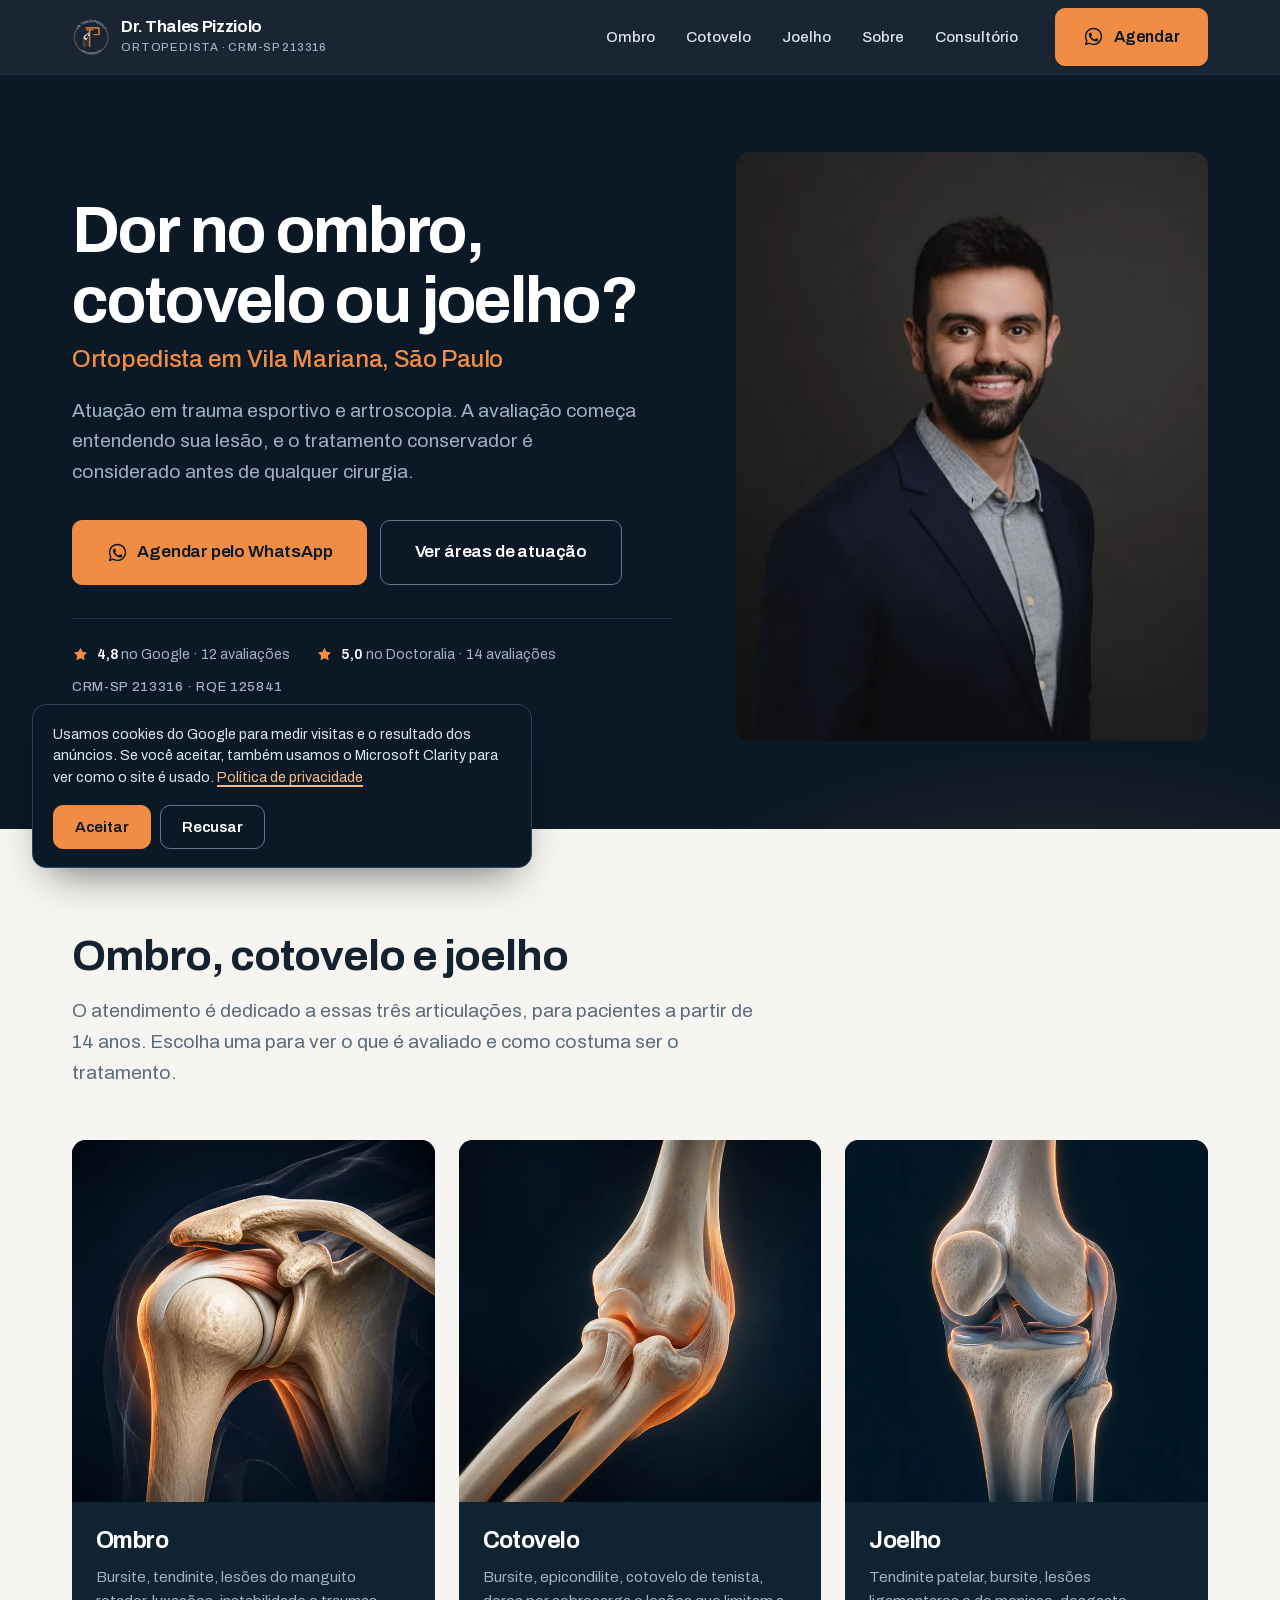
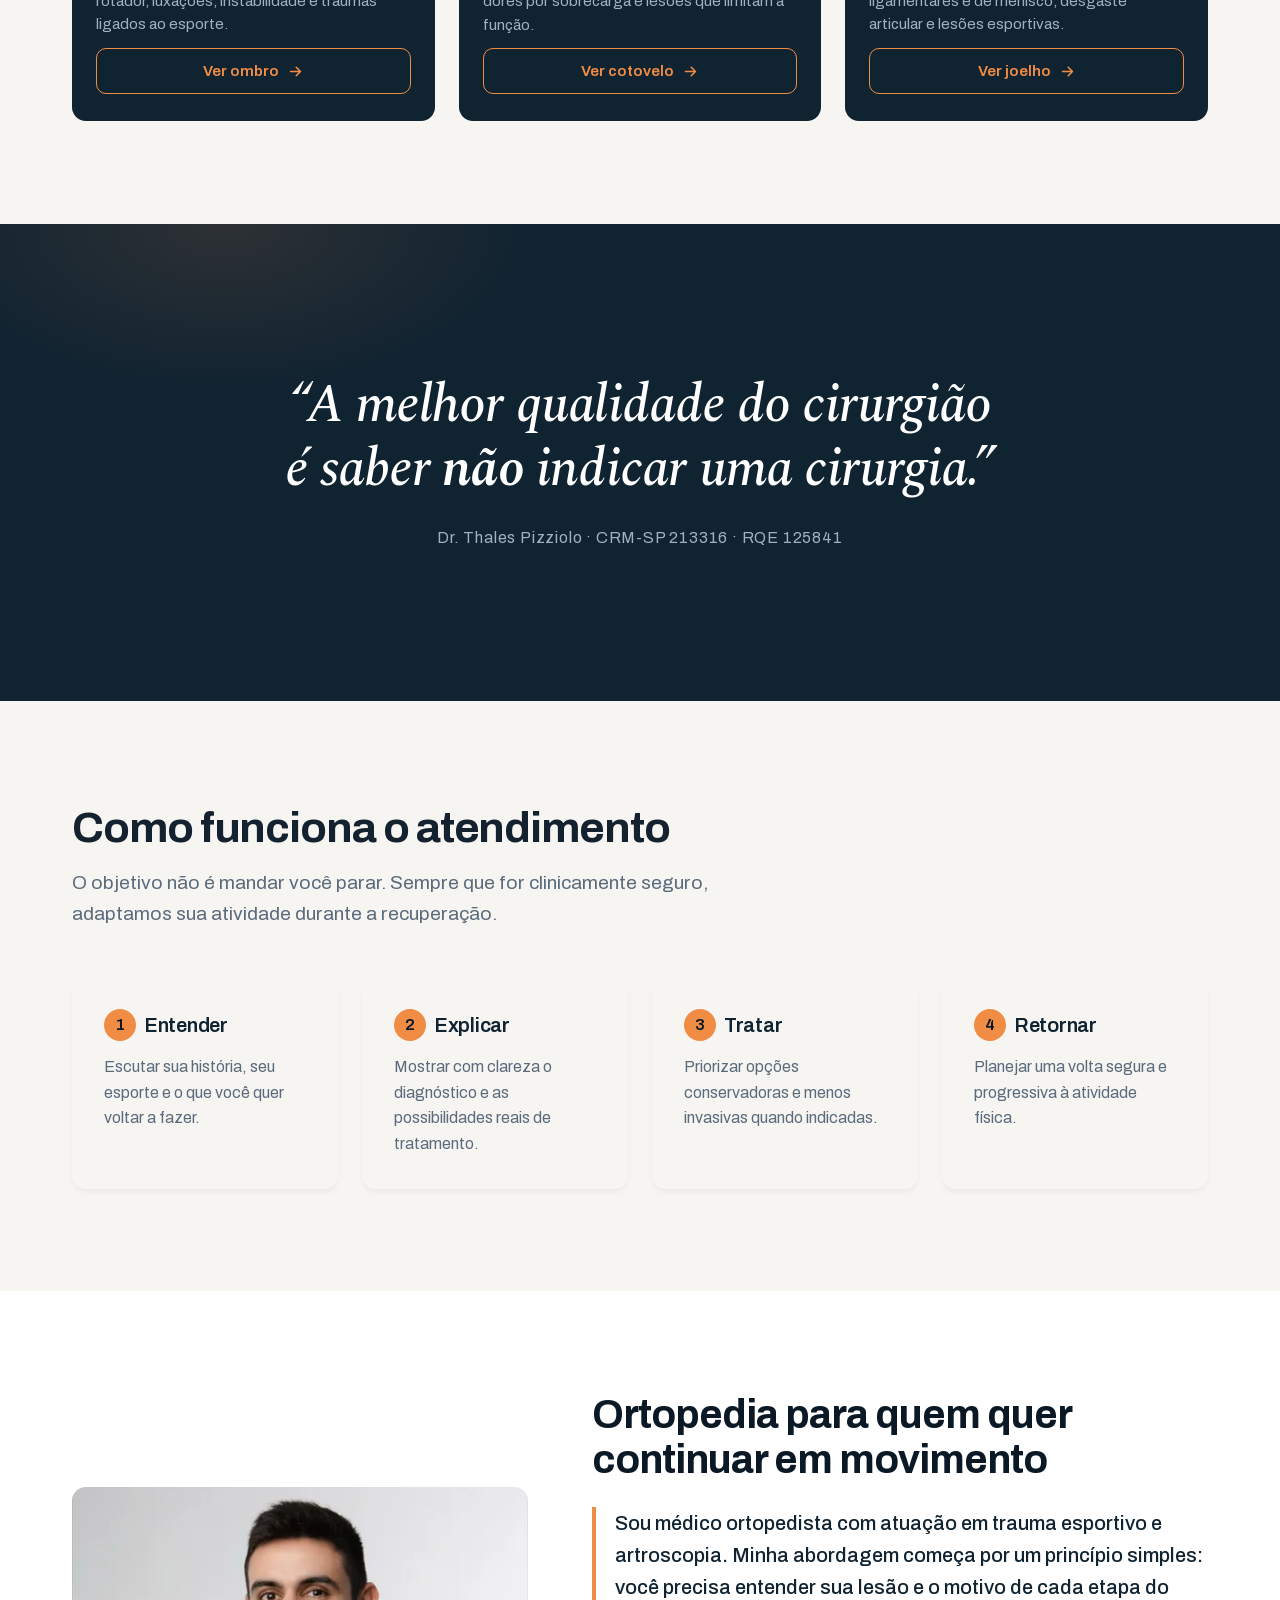
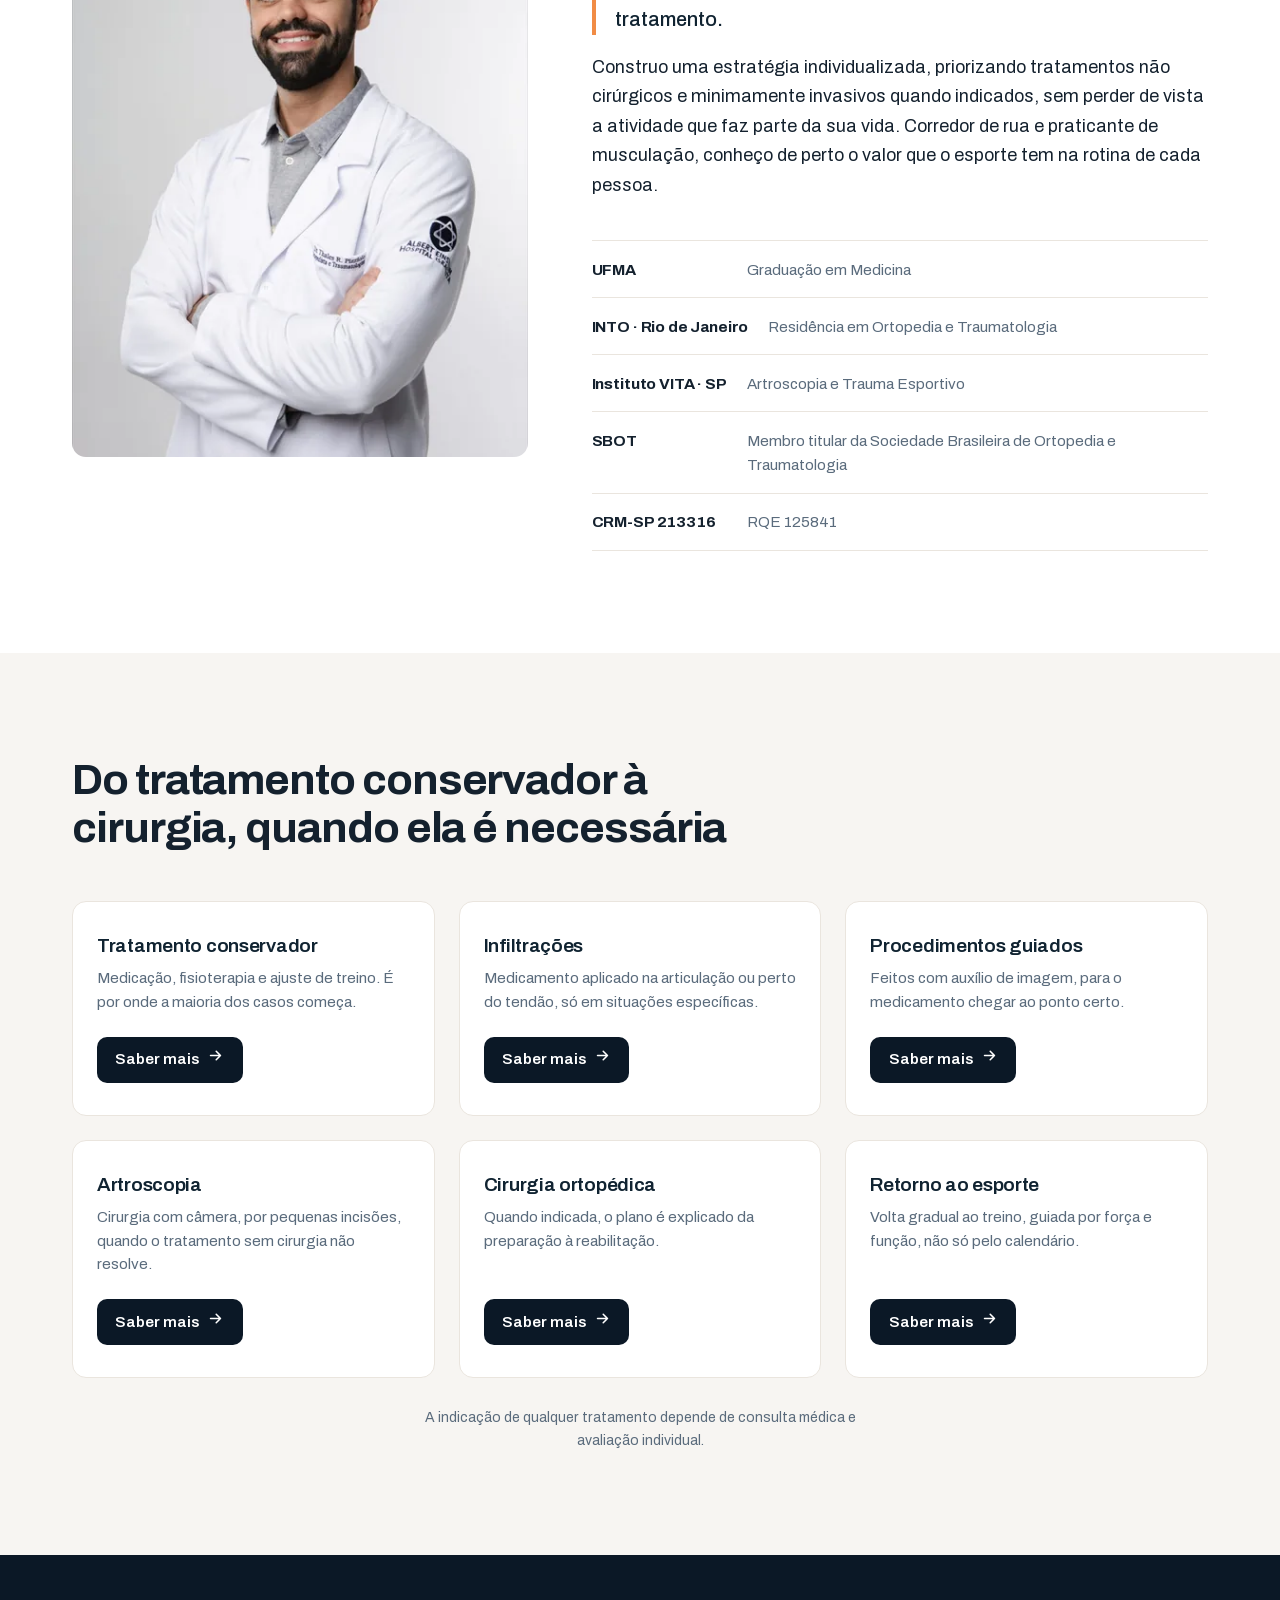
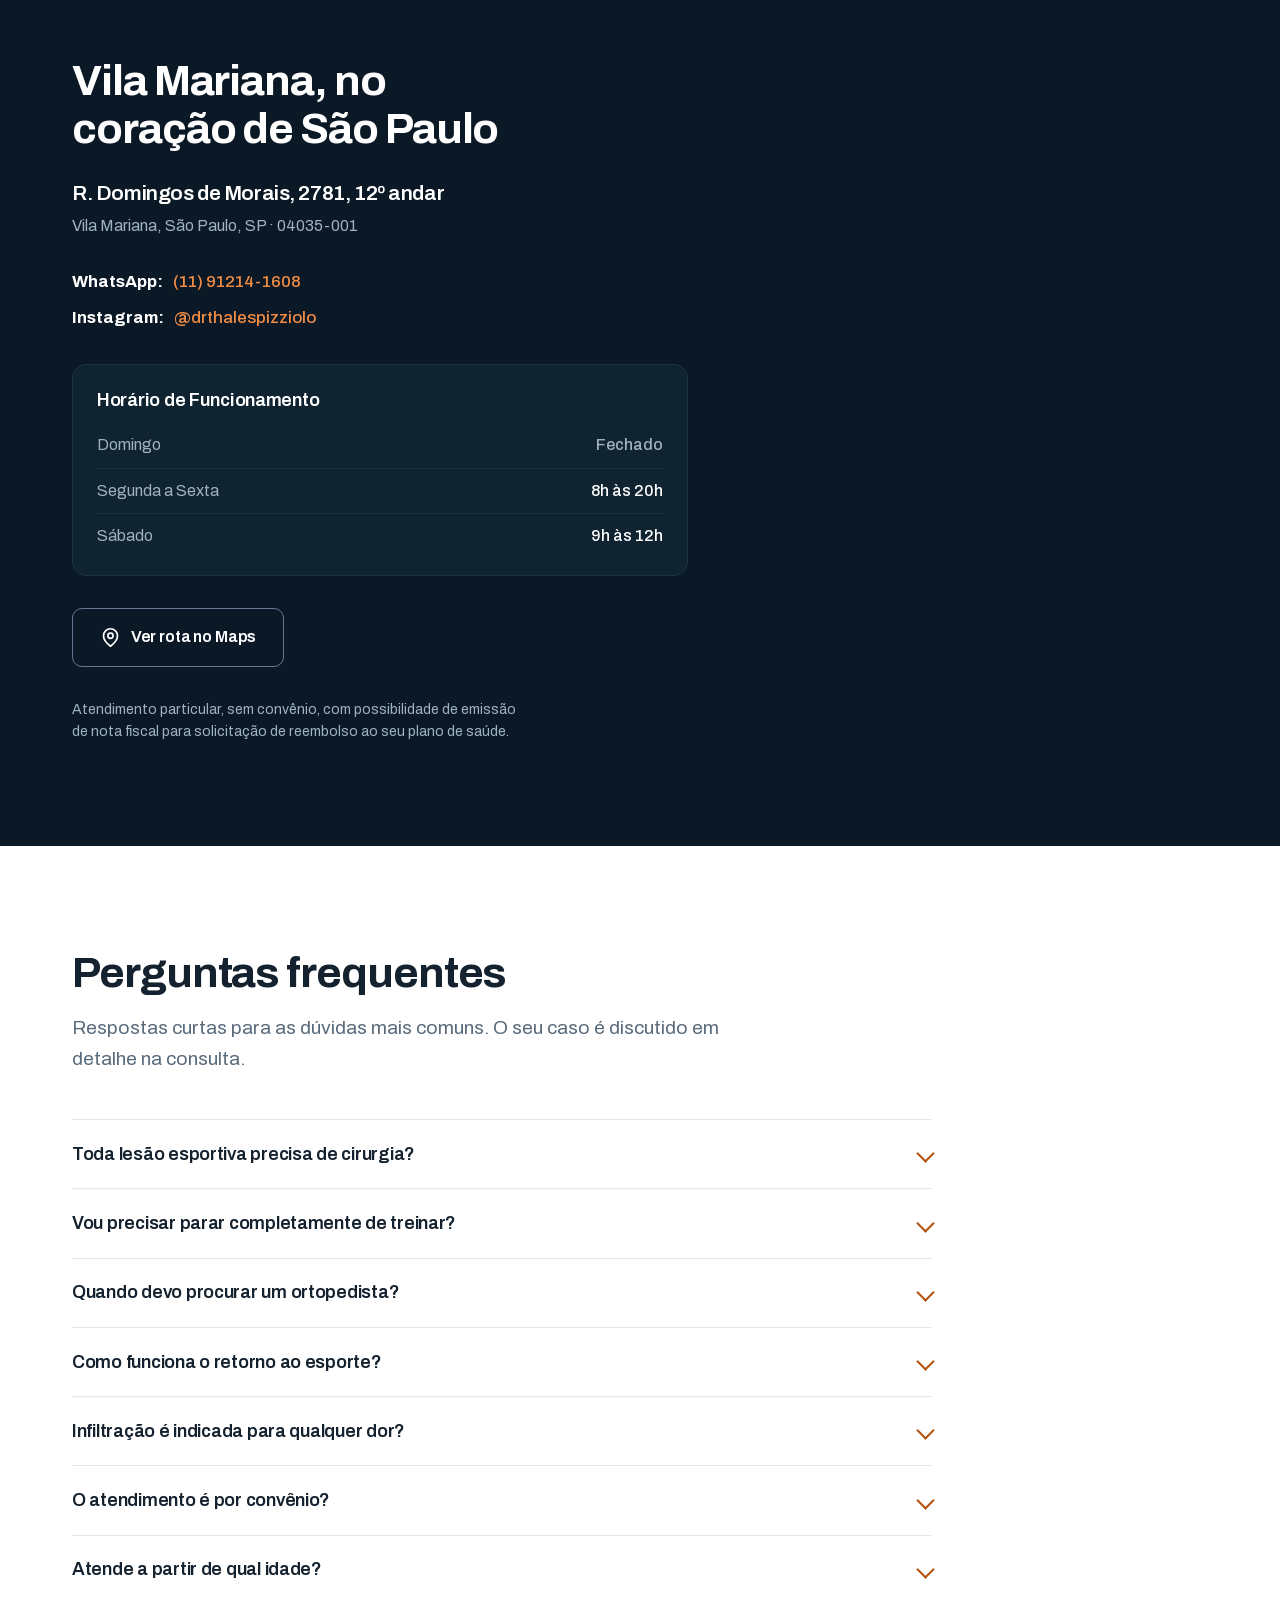
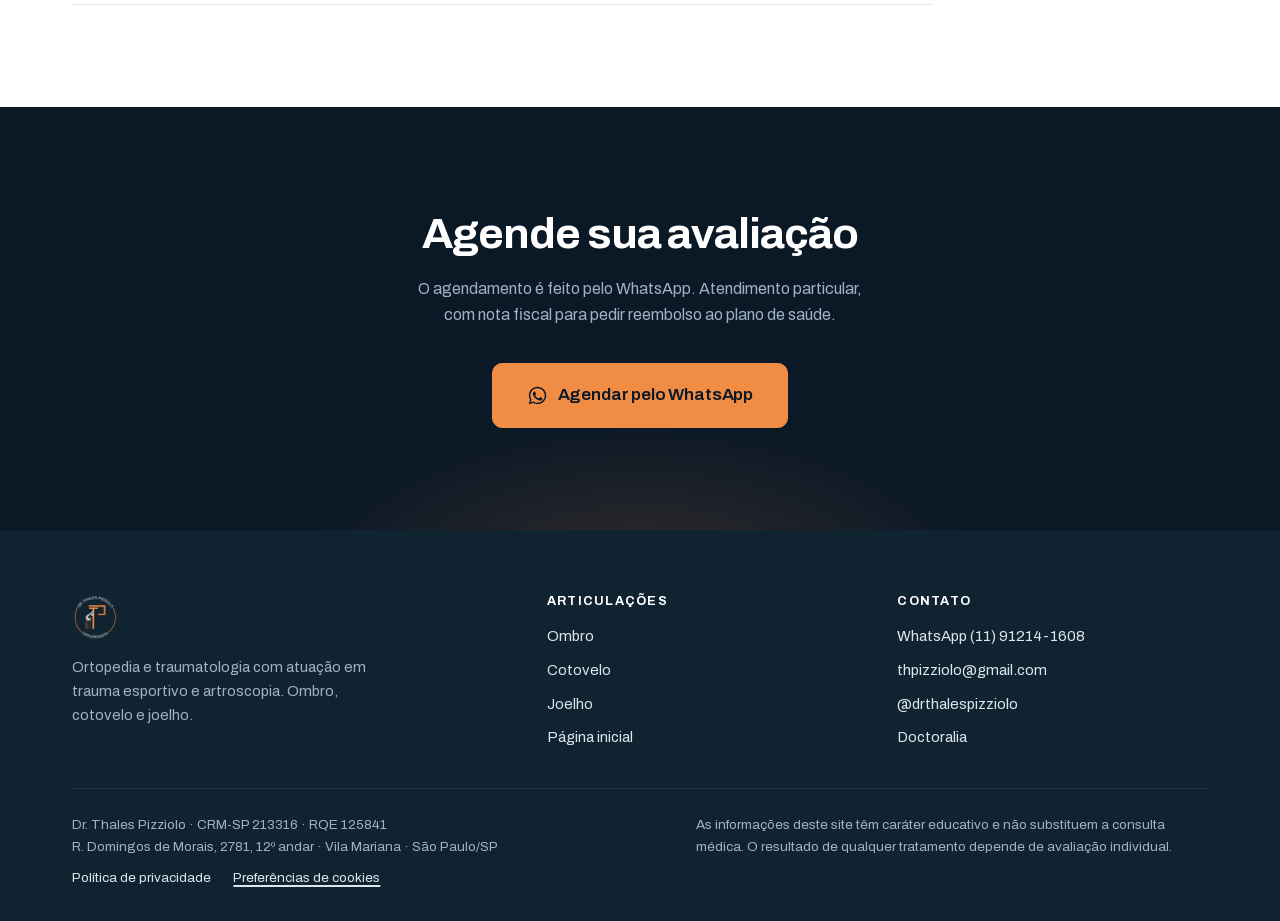
<file: public/index.html>
<!doctype html>
<html lang="pt-BR">
<head>
<meta charset="utf-8">
<meta name="viewport" content="width=device-width,initial-scale=1">
<title>Ortopedista de Ombro, Cotovelo e Joelho na Vila Mariana | Dr. Thales Pizziolo</title>
<meta name="description" content="Ortopedista na Vila Mariana (SP) com atuação em trauma esportivo e artroscopia. Atende ombro, cotovelo e joelho, com tratamento conservador avaliado primeiro. CRM-SP 213316 / RQE 125841.">
<link rel="canonical" href="https://www.drthalespizziolo.com.br/">
<meta name="robots" content="index,follow,max-image-preview:large">
<meta name="geo.region" content="BR-SP">
<meta name="geo.placename" content="Vila Mariana, São Paulo">
<meta property="og:type" content="website">
<meta property="og:locale" content="pt_BR">
<meta property="og:site_name" content="Dr. Thales Pizziolo">
<meta property="og:title" content="Ortopedista de Ombro, Cotovelo e Joelho na Vila Mariana | Dr. Thales Pizziolo">
<meta property="og:description" content="Ortopedista na Vila Mariana (SP) com atuação em trauma esportivo e artroscopia. Atende ombro, cotovelo e joelho, com tratamento conservador avaliado primeiro. CRM-SP 213316 / RQE 125841.">
<meta property="og:url" content="https://www.drthalespizziolo.com.br/">
<meta property="og:image" content="https://www.drthalespizziolo.com.br/assets/og-home.jpg">
<meta property="og:image:width" content="1200">
<meta property="og:image:height" content="630">
<meta name="twitter:card" content="summary_large_image">
<meta name="theme-color" content="#0B1826">
<link rel="icon" href="/favicon.ico" sizes="48x48">
<link rel="icon" href="assets/icon-192.png" type="image/png" sizes="192x192">
<link rel="apple-touch-icon" href="/apple-touch-icon.png">
<link rel="preload" as="font" type="font/woff2" href="assets/fonts/archivo-latin.woff2" crossorigin>
<link rel="stylesheet" href="assets/style.css?v=cda1bb8e">
<script>
// Consentimento (Google Consent Mode v2), antes do GTM carregar.
// Medição do Google fica ligada até a pessoa recusar no aviso.
// Anúncio personalizado fica sempre desligado: é site de saúde.
// O Microsoft Clarity só carrega com "Aceitar" (evento consent_accept no GTM).
window.dataLayer=window.dataLayer||[];
function gtag(){dataLayer.push(arguments);}
(function(){
  var c=null;try{c=localStorage.getItem('tp_consent')}catch(e){}
  var g=c==='recusado'?'denied':'granted';
  gtag('consent','default',{ad_storage:g,analytics_storage:g,ad_user_data:g,ad_personalization:'denied'});
  gtag('set','ads_data_redaction',true);
  if(c==='aceito')dataLayer.push({event:'consent_accept'});
})();
</script>
<!-- Google Tag Manager -->
<script>(function(w,d,s,l,i){w[l]=w[l]||[];w[l].push({'gtm.start':new Date().getTime(),event:'gtm.js'});
var f=d.getElementsByTagName(s)[0],j=d.createElement(s),dl=l!='dataLayer'?'&l='+l:'';j.async=true;
j.src='https://www.googletagmanager.com/gtm.js?id='+i+dl;f.parentNode.insertBefore(j,f);})
(window,document,'script','dataLayer','GTM-WDB6CZFL');</script>
<script type="application/ld+json">{"@context": "https://schema.org", "@type": "Physician", "name": "Dr. Thales Pizziolo", "alternateName": "Thales Ramos Pizziolo", "medicalSpecialty": "https://schema.org/Musculoskeletal", "description": "Ortopedista e traumatologista (RQE 125841) com atuação em trauma esportivo e artroscopia. Atende ombro, cotovelo e joelho, a partir de 14 anos, em consultas particulares.", "url": "https://www.drthalespizziolo.com.br/", "image": "https://www.drthalespizziolo.com.br/assets/hero.jpg", "logo": "https://www.drthalespizziolo.com.br/assets/icon-192.png", "telephone": "+5511912141608", "email": "thpizziolo@gmail.com", "isAcceptingNewPatients": true, "address": {"@type": "PostalAddress", "streetAddress": "Rua Domingos de Morais, 2781, 12º andar, Edifício Artwork", "addressLocality": "São Paulo", "addressRegion": "SP", "postalCode": "04035-001", "addressCountry": "BR"}, "geo": {"@type": "GeoCoordinates", "latitude": -23.6009, "longitude": -46.6362}, "hasMap": "https://www.google.com/maps/search/?api=1&query=Rua%20Domingos%20de%20Morais%202781%20Vila%20Mariana%20S%C3%A3o%20Paulo", "openingHoursSpecification": [{"@type": "OpeningHoursSpecification", "dayOfWeek": ["Monday", "Tuesday", "Wednesday", "Thursday", "Friday"], "opens": "08:00", "closes": "20:00"}, {"@type": "OpeningHoursSpecification", "dayOfWeek": "Saturday", "opens": "09:00", "closes": "12:00"}], "areaServed": {"@type": "City", "name": "São Paulo"}, "sameAs": ["https://www.doctoralia.com.br/thales-pizziolo/ortopedista-traumatologista/sao-paulo", "https://www.instagram.com/drthalespizziolo"]}</script>
<script type="application/ld+json">{"@context": "https://schema.org", "@type": "FAQPage", "mainEntity": [{"@type": "Question", "name": "Toda lesão esportiva precisa de cirurgia?", "acceptedAnswer": {"@type": "Answer", "text": "Não. Muitas lesões podem ser tratadas de forma conservadora. A decisão considera o diagnóstico, a gravidade, as características e os objetivos de cada paciente."}}, {"@type": "Question", "name": "Vou precisar parar completamente de treinar?", "acceptedAnswer": {"@type": "Answer", "text": "Nem sempre. Dependendo da lesão, pode ser possível adaptar o treinamento durante a recuperação, com orientação individualizada."}}, {"@type": "Question", "name": "Quando devo procurar um ortopedista?", "acceptedAnswer": {"@type": "Answer", "text": "Dor persistente, perda de movimento, inchaço, instabilidade, redução de desempenho ou trauma merecem avaliação."}}, {"@type": "Question", "name": "Como funciona o retorno ao esporte?", "acceptedAnswer": {"@type": "Answer", "text": "O retorno é progressivo e considera a recuperação da lesão, a função, a força, a segurança e as demandas da sua modalidade."}}, {"@type": "Question", "name": "Infiltração é indicada para qualquer dor?", "acceptedAnswer": {"@type": "Answer", "text": "Não. Há diferentes procedimentos, e a indicação depende do diagnóstico e da avaliação individual."}}, {"@type": "Question", "name": "O atendimento é por convênio?", "acceptedAnswer": {"@type": "Answer", "text": "O atendimento é particular, sem convênio. É possível emitir nota fiscal para que você solicite reembolso ao seu plano de saúde, conforme as regras do seu contrato."}}, {"@type": "Question", "name": "Atende a partir de qual idade?", "acceptedAnswer": {"@type": "Answer", "text": "A partir de 14 anos, para atletas e para qualquer pessoa que queira se manter ativa."}}]}</script>
</head>
<body>
<noscript><iframe src="https://www.googletagmanager.com/ns.html?id=GTM-WDB6CZFL" height="0" width="0" style="display:none;visibility:hidden"></iframe></noscript>
<svg width="0" height="0" style="position:absolute" aria-hidden="true" focusable="false">
  <symbol id="i-wa" viewBox="0 0 24 24"><path fill="currentColor" d="M12.04 2C6.58 2 2.13 6.45 2.13 11.91c0 1.75.46 3.46 1.32 4.96L2 22l5.25-1.38c1.45.79 3.08 1.21 4.79 1.21 5.46 0 9.91-4.45 9.91-9.91S17.5 2 12.04 2m0 1.67c4.55 0 8.24 3.7 8.24 8.24s-3.69 8.25-8.24 8.25c-1.5 0-2.96-.4-4.24-1.16l-.3-.18-3.12.82.83-3.04-.19-.32a8.19 8.19 0 0 1-1.25-4.37c0-4.54 3.7-8.24 8.27-8.24m-3.7 4.1c-.18 0-.46.07-.7.33-.25.25-.94.92-.94 2.23 0 1.32.96 2.59 1.09 2.77.14.18 1.87 2.98 4.6 4.06 2.27.9 2.73.72 3.22.67.5-.04 1.6-.65 1.82-1.29.23-.63.23-1.18.16-1.29-.07-.11-.25-.18-.53-.32-.27-.14-1.6-.79-1.85-.88-.25-.09-.43-.14-.61.14-.18.27-.7.89-.86 1.07-.16.18-.32.2-.59.07-.27-.14-1.17-.43-2.23-1.38-.82-.73-1.38-1.63-1.54-1.9-.16-.28-.02-.43.11-.57.12-.13.32-.34.48-.52.16-.18.21-.3.32-.48.11-.18.05-.34-.02-.48-.07-.14-.6-1.47-.83-2-.18-.43-.37-.44-.53-.45h-.36Z"/></symbol>
  <symbol id="i-star" viewBox="0 0 24 24"><path fill="currentColor" d="M12 2.3l2.9 5.9 6.5.95-4.7 4.6 1.1 6.5-5.8-3.05-5.8 3.05 1.1-6.5-4.7-4.6 6.5-.95L12 2.3Z"/></symbol>
  <symbol id="i-arrow" viewBox="0 0 24 24"><path fill="none" stroke="currentColor" stroke-width="2.2" stroke-linecap="round" stroke-linejoin="round" d="M5 12h14M13 6l6 6-6 6"/></symbol>
  <symbol id="i-pin" viewBox="0 0 24 24"><g fill="none" stroke="currentColor" stroke-width="1.9" stroke-linecap="round" stroke-linejoin="round"><path d="M20 10c0 6-8 12-8 12s-8-6-8-12a8 8 0 0 1 16 0Z"/><circle cx="12" cy="10" r="3"/></g></symbol>
  <symbol id="i-check" viewBox="0 0 24 24"><g fill="none" stroke="currentColor" stroke-width="2.1" stroke-linecap="round" stroke-linejoin="round"><circle cx="12" cy="12" r="9.2"/><path d="m8.2 12.3 2.6 2.6 5-5.4"/></g></symbol>
</svg>
<a class="skip" href="#main">Ir para o conteúdo</a>
<header class="site-header">
  <div class="wrap">
    <a class="brand" href="./">
      <img src="assets/logo-96.webp" alt="" width="38" height="38">
      <span class="visually-hidden">Dr. Thales Pizziolo, página inicial</span>
      <span class="brand-text" aria-hidden="true"><b class="brand-name">Dr. Thales Pizziolo</b><span class="brand-sub">Ortopedista · CRM-SP 213316</span></span>
    </a>
    <nav class="nav" aria-label="Principal">
      <a href="ombro/">Ombro</a>
      <a href="cotovelo/">Cotovelo</a>
      <a href="joelho/">Joelho</a>
      <a href="./#sobre">Sobre</a>
      <a href="./#consultorio">Consultório</a>
    </nav>
    <a class="btn btn-1 header-cta" href="https://wa.me/5511912141608?text=Ol%C3%A1%21%20Vim%20pelo%20Google%20e%20gostaria%20de%20agendar%20uma%20consulta%20com%20o%20Dr.%20Thales."><svg aria-hidden="true" focusable="false"><use href="#i-wa"/></svg>Agendar</a>
  </div>
</header>
<main id="main">

<section class="hero on-dark">
  <div class="wrap">
    <div>
      <h1 class="rise">
        Dor no ombro, cotovelo ou joelho?
        <span class="seo">Ortopedista em Vila Mariana, São Paulo</span>
      </h1>
      <p class="lede rise rise-2">Atuação em trauma esportivo e artroscopia. A avaliação começa entendendo sua lesão, e o tratamento conservador é considerado antes de qualquer cirurgia.</p>
      <div class="hero-actions rise rise-3">
        <a class="btn btn-1 btn-lg" href="https://wa.me/5511912141608?text=Ol%C3%A1%21%20Vim%20pelo%20Google%20e%20gostaria%20de%20agendar%20uma%20consulta%20com%20o%20Dr.%20Thales."><svg aria-hidden="true" focusable="false"><use href="#i-wa"/></svg>Agendar pelo WhatsApp</a>
        <a class="btn btn-2 btn-lg" href="#articulacoes">Ver áreas de atuação</a>
      </div>
      <div class="rise rise-4"><div class="trust">
        <a class="trust-item" href="https://www.google.com/search?q=Dr.+Thales+Pizziolo+ortopedista" target="_blank" rel="noopener"><svg aria-hidden="true" focusable="false"><use href="#i-star"/></svg><span><b>4,8</b> no Google · 12 avaliações</span></a>
        <a class="trust-item" href="https://www.doctoralia.com.br/thales-pizziolo/ortopedista-traumatologista/sao-paulo" target="_blank" rel="noopener"><svg aria-hidden="true" focusable="false"><use href="#i-star"/></svg><span><b>5,0</b> no Doctoralia · 14 avaliações</span></a>
        <span class="trust-cred">CRM-SP 213316 · RQE 125841</span>
      </div></div>
    </div>
    <figure class="hero-figure rise rise-2" style="margin:0">
      <img src="assets/hero-800.webp" srcset="assets/hero-480.webp 480w, assets/hero-800.webp 800w" sizes="(max-width: 900px) calc(100vw - 2.5rem), 470px" alt="Dr. Thales Pizziolo, médico ortopedista" width="800" height="1200" fetchpriority="high">
    </figure>
  </div>
</section>

<section id="articulacoes">
  <span id="atuacao" aria-hidden="true"></span>
  <div class="wrap">
    <h2>Ombro, cotovelo e joelho</h2>
    <p class="lede" style="margin-top:1rem">O atendimento é dedicado a essas três articulações, para pacientes a partir de 14 anos. Escolha uma para ver o que é avaliado e como costuma ser o tratamento.</p>
    <div class="joints">
      <a class="joint reveal" href="ombro/">
        <div class="joint-img"><img src="assets/joint-shoulder-640.webp" srcset="assets/joint-shoulder-320.webp 320w, assets/joint-shoulder-640.webp 640w" sizes="(max-width: 820px) 50vw, 380px" alt="Ilustração anatômica da articulação do ombro" width="640" height="640" decoding="async"></div>
        <div class="joint-body">
          <h3>Ombro</h3>
          <p>Bursite, tendinite, lesões do manguito rotador, luxações, instabilidade e traumas ligados ao esporte.</p>
          <span class="joint-go">Ver ombro<svg aria-hidden="true" focusable="false"><use href="#i-arrow"/></svg></span>
        </div>
      </a>
      <a class="joint reveal" href="cotovelo/">
        <div class="joint-img"><img src="assets/joint-elbow-640.webp" srcset="assets/joint-elbow-320.webp 320w, assets/joint-elbow-640.webp 640w" sizes="(max-width: 820px) 50vw, 380px" alt="Ilustração anatômica da articulação do cotovelo" width="640" height="640" decoding="async"></div>
        <div class="joint-body">
          <h3>Cotovelo</h3>
          <p>Bursite, epicondilite, cotovelo de tenista, dores por sobrecarga e lesões que limitam a função.</p>
          <span class="joint-go">Ver cotovelo<svg aria-hidden="true" focusable="false"><use href="#i-arrow"/></svg></span>
        </div>
      </a>
      <a class="joint reveal" href="joelho/">
        <div class="joint-img"><img src="assets/joint-knee-640.webp" srcset="assets/joint-knee-320.webp 320w, assets/joint-knee-640.webp 640w" sizes="(max-width: 820px) 50vw, 380px" alt="Ilustração anatômica da articulação do joelho" width="640" height="640" decoding="async"></div>
        <div class="joint-body">
          <h3>Joelho</h3>
          <p>Tendinite patelar, bursite, lesões ligamentares e de menisco, desgaste articular e lesões esportivas.</p>
          <span class="joint-go">Ver joelho<svg aria-hidden="true" focusable="false"><use href="#i-arrow"/></svg></span>
        </div>
      </a>
    </div>
  </div>
</section>

<section class="stance on-dark">
  <div class="wrap">
    <figure style="margin:0; padding: 3rem 1rem;">
      <blockquote style="margin:0; font-family: 'Spectral', serif; font-size: clamp(2rem, 4vw, 3rem); font-style: italic; line-height: 1.25; text-align: center; font-weight: 500; color: var(--orange);"><q>A melhor qualidade do cirurgião é saber <em style="font-weight: 600; color: #fff;">não</em> indicar uma cirurgia.</q></blockquote>
      <figcaption style="text-align: center; margin-top: 1.5rem; font-size: 1rem; color: var(--on-navy-muted); letter-spacing: 0.05em;">Dr. Thales Pizziolo · CRM-SP 213316 · RQE 125841</figcaption>
    </figure>
  </div>
</section>

<section id="atendimento">
  <div class="wrap">
    <h2>Como funciona o atendimento</h2>
    <p class="lede" style="margin-top:1rem">O objetivo não é mandar você parar. Sempre que for clinicamente seguro, adaptamos sua atividade durante a recuperação.</p>
    <ol class="steps">
      <li class="step"><h3><span class="step-n">1</span>Entender</h3><p>Escutar sua história, seu esporte e o que você quer voltar a fazer.</p></li>
      <li class="step"><h3><span class="step-n">2</span>Explicar</h3><p>Mostrar com clareza o diagnóstico e as possibilidades reais de tratamento.</p></li>
      <li class="step"><h3><span class="step-n">3</span>Tratar</h3><p>Priorizar opções conservadoras e menos invasivas quando indicadas.</p></li>
      <li class="step"><h3><span class="step-n">4</span>Retornar</h3><p>Planejar uma volta segura e progressiva à atividade física.</p></li>
    </ol>
  </div>
</section>

<section id="sobre" style="background:#fff">
  <div class="wrap split">
    <figure class="split-figure" style="margin:0">
      <img src="assets/sobre-800.webp" srcset="assets/sobre-480.webp 480w, assets/sobre-800.webp 800w" sizes="(max-width: 880px) min(390px, calc(100vw - 2.5rem)), 460px" alt="Dr. Thales Pizziolo de jaleco branco" width="800" height="1200" loading="lazy" decoding="async">
    </figure>
    <div>
      <h2 style="font-size: clamp(2rem, 3.5vw, 2.5rem); margin-bottom: 1.5rem; color: var(--navy-900);">Ortopedia para quem quer continuar em movimento</h2>
      <div class="prose" style="margin-top:1.2rem; font-size: 1.12rem; line-height: 1.65; color: var(--ink);">
        <p class="lede" style="font-size: 1.25rem; font-weight: 500; color: var(--navy-800); border-left: 4px solid var(--orange); padding-left: 1.2rem;">Sou médico ortopedista com atuação em trauma esportivo e artroscopia. Minha abordagem começa por um princípio simples: você precisa entender sua lesão e o motivo de cada etapa do tratamento.</p>
        <p style="margin-top:1.1rem;color:var(--text-dark);">Construo uma estratégia individualizada, priorizando tratamentos não cirúrgicos e minimamente invasivos quando indicados, sem perder de vista a atividade que faz parte da sua vida. Corredor de rua e praticante de musculação, conheço de perto o valor que o esporte tem na rotina de cada pessoa.</p>
      </div>
      <ul class="creds" style="margin-top: 2.5rem;">
        <li><b>UFMA</b><span>Graduação em Medicina</span></li>
        <li><b>INTO · Rio de Janeiro</b><span>Residência em Ortopedia e Traumatologia</span></li>
        <li><b>Instituto VITA · SP</b><span>Artroscopia e Trauma Esportivo</span></li>
        <li><b>SBOT</b><span>Membro titular da Sociedade Brasileira de Ortopedia e Traumatologia</span></li>
        <li><b>CRM-SP 213316</b><span>RQE 125841</span></li>
      </ul>
    </div>
  </div>
</section>

<section id="tratamentos">
  <div class="wrap">
    <h2>Do tratamento conservador à cirurgia, quando ela é necessária</h2>
    <ul class="treat">
      <li class="treat-card"><h3>Tratamento conservador</h3><p>Medicação, fisioterapia e ajuste de treino. É por onde a maioria dos casos começa.</p><a class="treat-btn" href="https://wa.me/5511912141608?text=Ol%C3%A1%21%20Vim%20pelo%20Google%20e%20gostaria%20de%20saber%20mais%20sobre%20tratamento%20conservador.">Saber mais<span class="treat-btn-ic"><svg aria-hidden="true" focusable="false"><use href="#i-arrow"/></svg></span></a></li>
      <li class="treat-card"><h3>Infiltrações</h3><p>Medicamento aplicado na articulação ou perto do tendão, só em situações específicas.</p><a class="treat-btn" href="https://wa.me/5511912141608?text=Ol%C3%A1%21%20Vim%20pelo%20Google%20e%20gostaria%20de%20saber%20mais%20sobre%20infiltra%C3%A7%C3%B5es.">Saber mais<span class="treat-btn-ic"><svg aria-hidden="true" focusable="false"><use href="#i-arrow"/></svg></span></a></li>
      <li class="treat-card"><h3>Procedimentos guiados</h3><p>Feitos com auxílio de imagem, para o medicamento chegar ao ponto certo.</p><a class="treat-btn" href="https://wa.me/5511912141608?text=Ol%C3%A1%21%20Vim%20pelo%20Google%20e%20gostaria%20de%20saber%20mais%20sobre%20procedimentos%20guiados.">Saber mais<span class="treat-btn-ic"><svg aria-hidden="true" focusable="false"><use href="#i-arrow"/></svg></span></a></li>
      <li class="treat-card"><h3>Artroscopia</h3><p>Cirurgia com câmera, por pequenas incisões, quando o tratamento sem cirurgia não resolve.</p><a class="treat-btn" href="https://wa.me/5511912141608?text=Ol%C3%A1%21%20Vim%20pelo%20Google%20e%20gostaria%20de%20saber%20mais%20sobre%20artroscopia.">Saber mais<span class="treat-btn-ic"><svg aria-hidden="true" focusable="false"><use href="#i-arrow"/></svg></span></a></li>
      <li class="treat-card"><h3>Cirurgia ortopédica</h3><p>Quando indicada, o plano é explicado da preparação à reabilitação.</p><a class="treat-btn" href="https://wa.me/5511912141608?text=Ol%C3%A1%21%20Vim%20pelo%20Google%20e%20gostaria%20de%20saber%20mais%20sobre%20cirurgia%20ortop%C3%A9dica.">Saber mais<span class="treat-btn-ic"><svg aria-hidden="true" focusable="false"><use href="#i-arrow"/></svg></span></a></li>
      <li class="treat-card"><h3>Retorno ao esporte</h3><p>Volta gradual ao treino, guiada por força e função, não só pelo calendário.</p><a class="treat-btn" href="https://wa.me/5511912141608?text=Ol%C3%A1%21%20Vim%20pelo%20Google%20e%20gostaria%20de%20saber%20mais%20sobre%20retorno%20ao%20esporte.">Saber mais<span class="treat-btn-ic"><svg aria-hidden="true" focusable="false"><use href="#i-arrow"/></svg></span></a></li>
    </ul>
    <p class="note" style="color:var(--muted); text-align: center; margin-inline: auto;">A indicação de qualquer tratamento depende de consulta médica e avaliação individual.</p>
  </div>
</section>

<section id="consultorio" class="on-dark">
  <div class="wrap split flip">
    <div>
      <h2>Vila Mariana, no coração de São Paulo</h2>
      <address class="addr">
        <span class="street">R. Domingos de Morais, 2781, 12º andar</span>
        <span class="more">Vila Mariana, São Paulo, SP · 04035-001</span>
      </address>

      <div style="margin-top: 1.8rem;">
        <p style="margin-bottom: 0.6rem; display: flex; align-items: center; gap: 0.6rem; font-size: 1.05rem;">
          <strong style="color: #fff;">WhatsApp:</strong>
          <a href="https://wa.me/5511912141608?text=Ol%C3%A1%21%20Vim%20pelo%20Google%20e%20gostaria%20de%20agendar%20uma%20consulta%20com%20o%20Dr.%20Thales." style="color: var(--orange); text-decoration: none; font-weight: 500;">(11) 91214-1608</a>
        </p>
        <p style="margin-bottom: 0.6rem; display: flex; align-items: center; gap: 0.6rem; font-size: 1.05rem;">
          <strong style="color: #fff;">Instagram:</strong>
          <a href="https://www.instagram.com/drthalespizziolo/" target="_blank" rel="noopener" style="color: var(--orange); text-decoration: none; font-weight: 500;">@drthalespizziolo</a>
        </p>
      </div>

      <div style="margin-top: 2rem; background: var(--navy-800); padding: 1.5rem; border-radius: var(--r); border: 1px solid var(--navy-700);">
        <h3 style="font-size: 1.15rem; color: #fff; margin-bottom: 1.2rem; display: flex; align-items: center; gap: 0.5rem;">Horário de Funcionamento</h3>
        <ul style="list-style: none; padding: 0; margin: 0; color: var(--on-navy-muted); font-size: 1rem; line-height: 1.8;">
          <li style="display: flex; justify-content: space-between; border-bottom: 1px solid var(--navy-700); padding-bottom: 0.5rem; margin-bottom: 0.5rem;"><span>Domingo</span> <span style="font-weight: 500;">Fechado</span></li>
          <li style="display: flex; justify-content: space-between; border-bottom: 1px solid var(--navy-700); padding-bottom: 0.5rem; margin-bottom: 0.5rem;"><span>Segunda a Sexta</span> <span style="font-weight: 500; color: #fff;">8h às 20h</span></li>
          <li style="display: flex; justify-content: space-between;"><span>Sábado</span> <span style="font-weight: 500; color: #fff;">9h às 12h</span></li>
        </ul>
      </div>

      <div class="hero-actions" style="margin-top:2rem;margin-bottom:0">
        <a class="btn btn-2" href="https://www.google.com/maps/search/?api=1&query=Rua%20Domingos%20de%20Morais%202781%20Vila%20Mariana%20S%C3%A3o%20Paulo" target="_blank" rel="noopener"><svg aria-hidden="true" focusable="false"><use href="#i-pin"/></svg>Ver rota no Maps</a>
      </div>

      <p class="note" style="margin-top: 2rem;">Atendimento particular, sem convênio, com possibilidade de emissão de nota fiscal para solicitação de reembolso ao seu plano de saúde.</p>
    </div>
    <figure class="split-figure" style="margin:0; display: flex; flex-direction: column; min-height: 500px;">
      <iframe src="https://www.google.com/maps/embed?pb=!1m18!1m12!1m3!1d3656.368524317135!2d-46.63806452377519!3d-23.59114787878036!2m3!1f0!2f0!3f0!3m2!1i1024!2i768!4f13.1!3m3!1m2!1s0x94ce5a2b0e77d949%3A0xc3c57053e144a2b9!2sR.%20Domingos%20de%20Morais%2C%202781%20-%20Vila%20Mariana%2C%20S%C3%A3o%20Paulo%20-%20SP%2C%2004035-001!5e0!3m2!1spt-BR!2sbr!4v1714152345678!5m2!1spt-BR!2sbr" width="100%" height="100%" style="border:0; border-radius: var(--r); min-height: 400px; flex-grow: 1;" allowfullscreen="" loading="lazy" referrerpolicy="no-referrer-when-downgrade" title="Mapa do consultório no Google Maps"></iframe>
    </figure>
  </div>
</section>

<section id="faq" style="background:#fff">
  <div class="wrap">
    <h2>Perguntas frequentes</h2>
    <p class="lede" style="margin-top:1rem">Respostas curtas para as dúvidas mais comuns. O seu caso é discutido em detalhe na consulta.</p>
    <div class="faq">
      <details>
        <summary>Toda lesão esportiva precisa de cirurgia?</summary>
        <p class="answer">Não. Muitas lesões podem ser tratadas de forma conservadora. A decisão considera o diagnóstico, a gravidade, as características e os objetivos de cada paciente.</p>
      </details>
      <details>
        <summary>Vou precisar parar completamente de treinar?</summary>
        <p class="answer">Nem sempre. Dependendo da lesão, pode ser possível adaptar o treinamento durante a recuperação, com orientação individualizada.</p>
      </details>
      <details>
        <summary>Quando devo procurar um ortopedista?</summary>
        <p class="answer">Dor persistente, perda de movimento, inchaço, instabilidade, redução de desempenho ou trauma merecem avaliação.</p>
      </details>
      <details>
        <summary>Como funciona o retorno ao esporte?</summary>
        <p class="answer">O retorno é progressivo e considera a recuperação da lesão, a função, a força, a segurança e as demandas da sua modalidade.</p>
      </details>
      <details>
        <summary>Infiltração é indicada para qualquer dor?</summary>
        <p class="answer">Não. Há diferentes procedimentos, e a indicação depende do diagnóstico e da avaliação individual.</p>
      </details>
      <details>
        <summary>O atendimento é por convênio?</summary>
        <p class="answer">O atendimento é particular, sem convênio. É possível emitir nota fiscal para que você solicite reembolso ao seu plano de saúde, conforme as regras do seu contrato.</p>
      </details>
      <details>
        <summary>Atende a partir de qual idade?</summary>
        <p class="answer">A partir de 14 anos, para atletas e para qualquer pessoa que queira se manter ativa.</p>
      </details>
    </div>
  </div>
</section>

<section class="close on-dark">
  <div class="wrap">
    <h2>Agende sua avaliação</h2>
    <p>O agendamento é feito pelo WhatsApp. Atendimento particular, com nota fiscal para pedir reembolso ao plano de saúde.</p>
    <a class="btn btn-1 btn-lg" href="https://wa.me/5511912141608?text=Ol%C3%A1%21%20Vim%20pelo%20Google%20e%20gostaria%20de%20agendar%20uma%20consulta%20com%20o%20Dr.%20Thales."><svg aria-hidden="true" focusable="false"><use href="#i-wa"/></svg>Agendar pelo WhatsApp</a>
  </div>
</section>
</main>

<footer class="site-footer">
  <div class="wrap">
    <div class="foot-grid">
      <div class="foot-brand">
        <img src="assets/logo-96.webp" alt="" width="46" height="46" loading="lazy">
        <p>Ortopedia e traumatologia com atuação em trauma esportivo e artroscopia. Ombro, cotovelo e joelho.</p>
      </div>
      <nav aria-label="Articulações">
        <h2 class="foot-h">Articulações</h2>
        <ul>
          <li><a href="ombro/">Ombro</a></li>
          <li><a href="cotovelo/">Cotovelo</a></li>
          <li><a href="joelho/">Joelho</a></li>
          <li><a href="./">Página inicial</a></li>
        </ul>
      </nav>
      <div>
        <h2 class="foot-h">Contato</h2>
        <ul>
          <li><a href="https://wa.me/5511912141608?text=Ol%C3%A1%21%20Vim%20pelo%20Google%20e%20gostaria%20de%20agendar%20uma%20consulta%20com%20o%20Dr.%20Thales.">WhatsApp (11) 91214-1608</a></li>
          <li><a href="mailto:thpizziolo@gmail.com">thpizziolo@gmail.com</a></li>
          <li><a href="https://www.instagram.com/drthalespizziolo" target="_blank" rel="noopener">@drthalespizziolo</a></li>
          <li><a href="https://www.doctoralia.com.br/thales-pizziolo/ortopedista-traumatologista/sao-paulo" target="_blank" rel="noopener">Doctoralia</a></li>
        </ul>
      </div>
    </div>
    <div class="foot-legal">
      <p>Dr. Thales Pizziolo · CRM-SP 213316 · RQE 125841<br>R. Domingos de Morais, 2781, 12º andar · Vila Mariana · São Paulo/SP</p>
      <p>As informações deste site têm caráter educativo e não substituem a consulta médica. O resultado de qualquer tratamento depende de avaliação individual.</p>
      <p class="foot-links"><a href="privacidade/">Política de privacidade</a><button type="button" class="link-btn" data-cookie-prefs>Preferências de cookies</button></p>
    </div>
  </div>
</footer>

<div class="dock is-hidden">
  <a class="btn btn-1" href="https://wa.me/5511912141608?text=Ol%C3%A1%21%20Vim%20pelo%20Google%20e%20gostaria%20de%20agendar%20uma%20consulta%20com%20o%20Dr.%20Thales."><svg aria-hidden="true" focusable="false"><use href="#i-wa"/></svg>Agendar pelo WhatsApp</a>
</div>

<div class="cookie" id="cookie" role="region" aria-label="Aviso de cookies" hidden>
  <p>Usamos cookies do Google para medir visitas e o resultado dos anúncios. Se você aceitar, também usamos o Microsoft Clarity para ver como o site é usado. <a href="privacidade/">Política de privacidade</a></p>
  <div class="cookie-btns">
    <button type="button" class="btn btn-1" data-consent="aceito">Aceitar</button>
    <button type="button" class="btn btn-2" data-consent="recusado">Recusar</button>
  </div>
</div>

<script>
(function(){
  var els=document.querySelectorAll('.reveal');
  if(!('IntersectionObserver' in window)||window.matchMedia('(prefers-reduced-motion: reduce)').matches){
    els.forEach(function(el){el.classList.add('seen')});return;
  }
  var io=new IntersectionObserver(function(es){es.forEach(function(e){
    if(e.isIntersecting){e.target.classList.add('seen');io.unobserve(e.target)}
  })},{threshold:.14,rootMargin:'0px 0px -6% 0px'});
  els.forEach(function(el,i){el.style.transitionDelay=(i%3*80)+'ms';io.observe(el)});
})();
(function(){
  // Barra fixa do mobile: aparece só quando nenhum botão laranja do conteúdo
  // está na tela. Nunca dois "Agendar" idênticos visíveis ao mesmo tempo.
  var dock=document.querySelector('.dock');
  if(!dock) return;
  var ctas=document.querySelectorAll('main .btn-1');
  if(!ctas.length||!('IntersectionObserver' in window)){dock.classList.remove('is-hidden');return;}
  var vis=new Set();
  var obs=new IntersectionObserver(function(es){
    es.forEach(function(e){ e.isIntersecting ? vis.add(e.target) : vis.delete(e.target); });
    dock.classList.toggle('is-hidden', vis.size>0);
  },{threshold:0});
  ctas.forEach(function(c){ obs.observe(c); });
})();
(function(){
  // Aviso de cookies. A escolha fica no localStorage (tp_consent) e o
  // <head> a lê antes do GTM em toda página.
  var box=document.getElementById('cookie');
  if(!box) return;
  var c=null;try{c=localStorage.getItem('tp_consent')}catch(e){}
  function abrir(){box.hidden=false;document.body.classList.add('cookie-open')}
  function fechar(){box.hidden=true;document.body.classList.remove('cookie-open')}
  function apagar(){
    // ao recusar, remove os cookies de medição que já existiam
    var dom=['', '; domain=.drthalespizziolo.com.br', '; domain=www.drthalespizziolo.com.br'];
    document.cookie.split(';').forEach(function(k){
      var n=k.split('=')[0].trim();
      if(/^(_ga|_gid|_gcl_|_clck|_clsk)/.test(n)) dom.forEach(function(d){
        document.cookie=n+'=; expires=Thu, 01 Jan 1970 00:00:00 GMT; path=/'+d;
      });
    });
  }
  if(!c) abrir();
  box.addEventListener('click',function(e){
    var b=e.target.closest('[data-consent]');
    if(!b) return;
    var v=b.getAttribute('data-consent');
    try{localStorage.setItem('tp_consent',v)}catch(err){}
    var g=v==='aceito'?'granted':'denied';
    gtag('consent','update',{ad_storage:g,analytics_storage:g,ad_user_data:g,ad_personalization:'denied'});
    if(v==='aceito'&&c!=='aceito') dataLayer.push({event:'consent_accept'});
    if(v==='recusado'){
      try{if(window.clarity) window.clarity('consent',false)}catch(err){}
      apagar();
    }
    c=v;fechar();
  });
  document.querySelectorAll('[data-cookie-prefs]').forEach(function(a){
    a.addEventListener('click',function(e){e.preventDefault();abrir();box.querySelector('button').focus();});
  });
})();
</script>
</body>
</html>
</file>
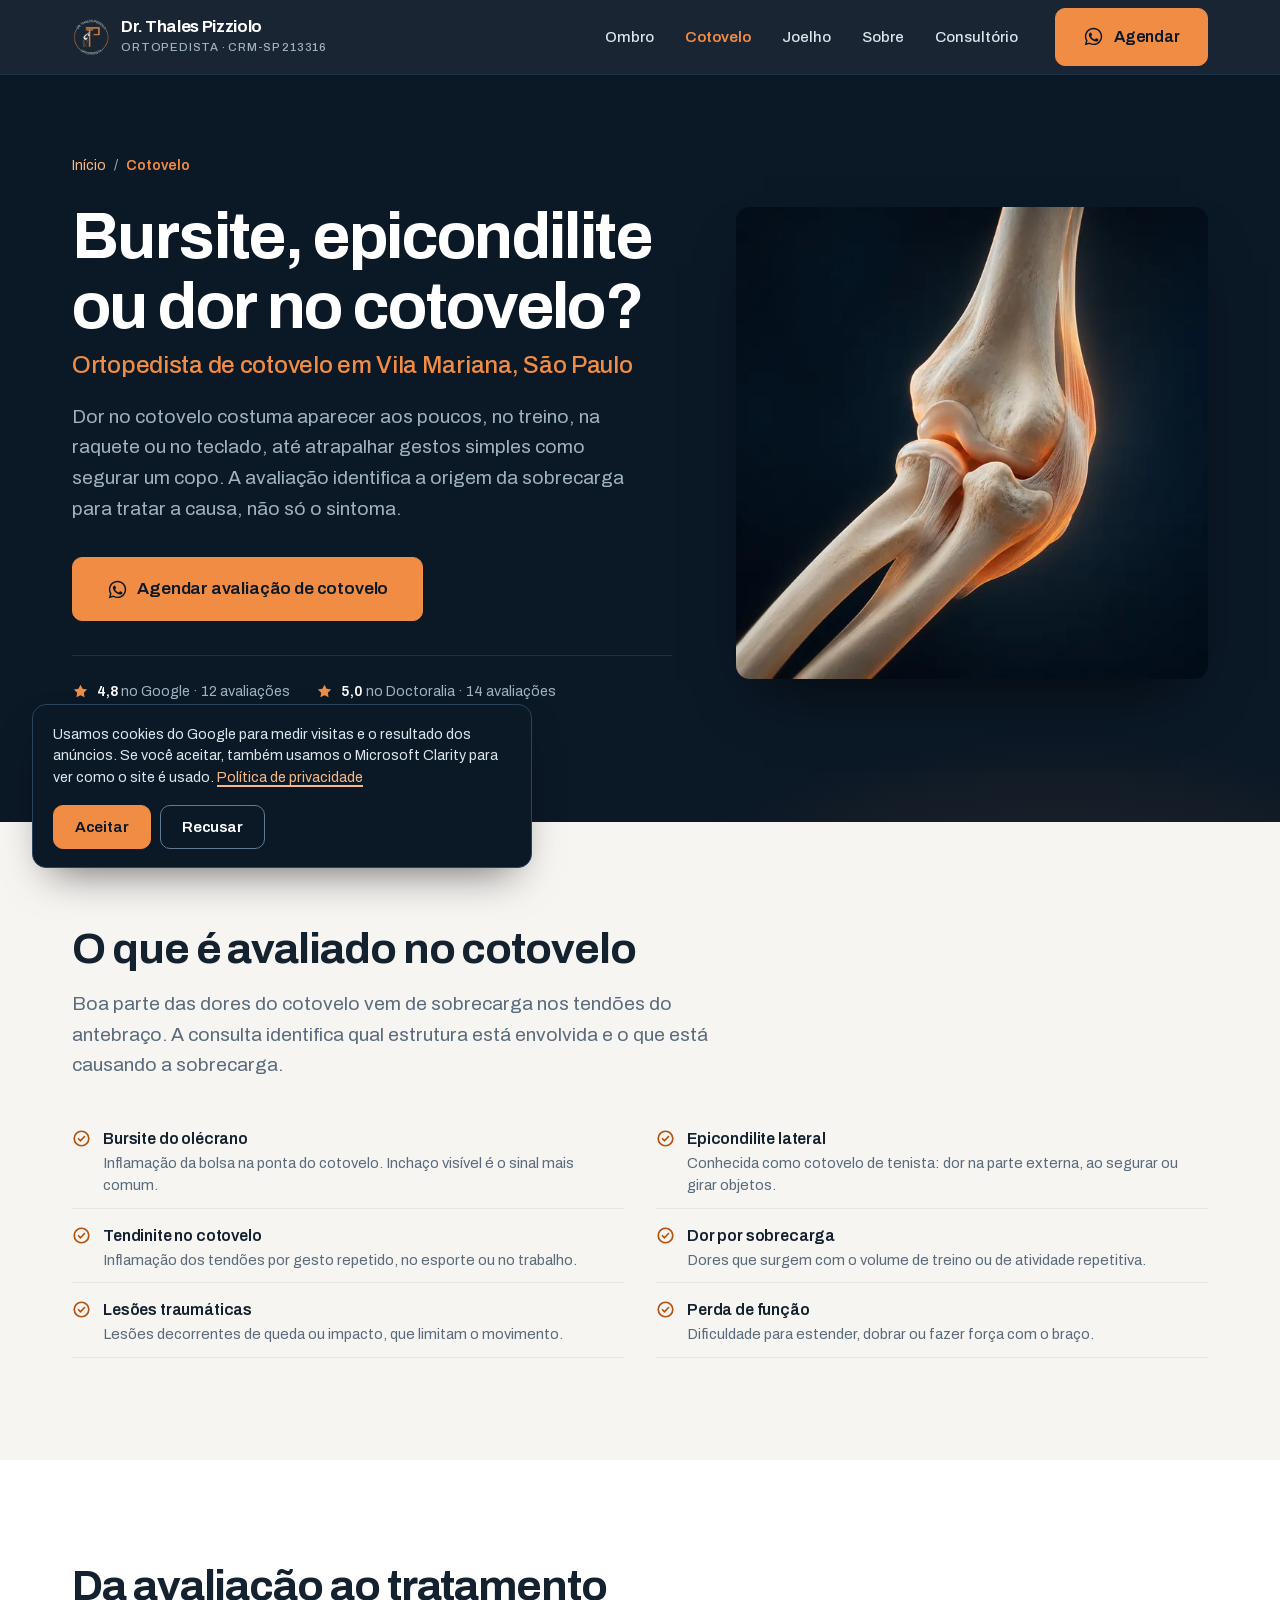
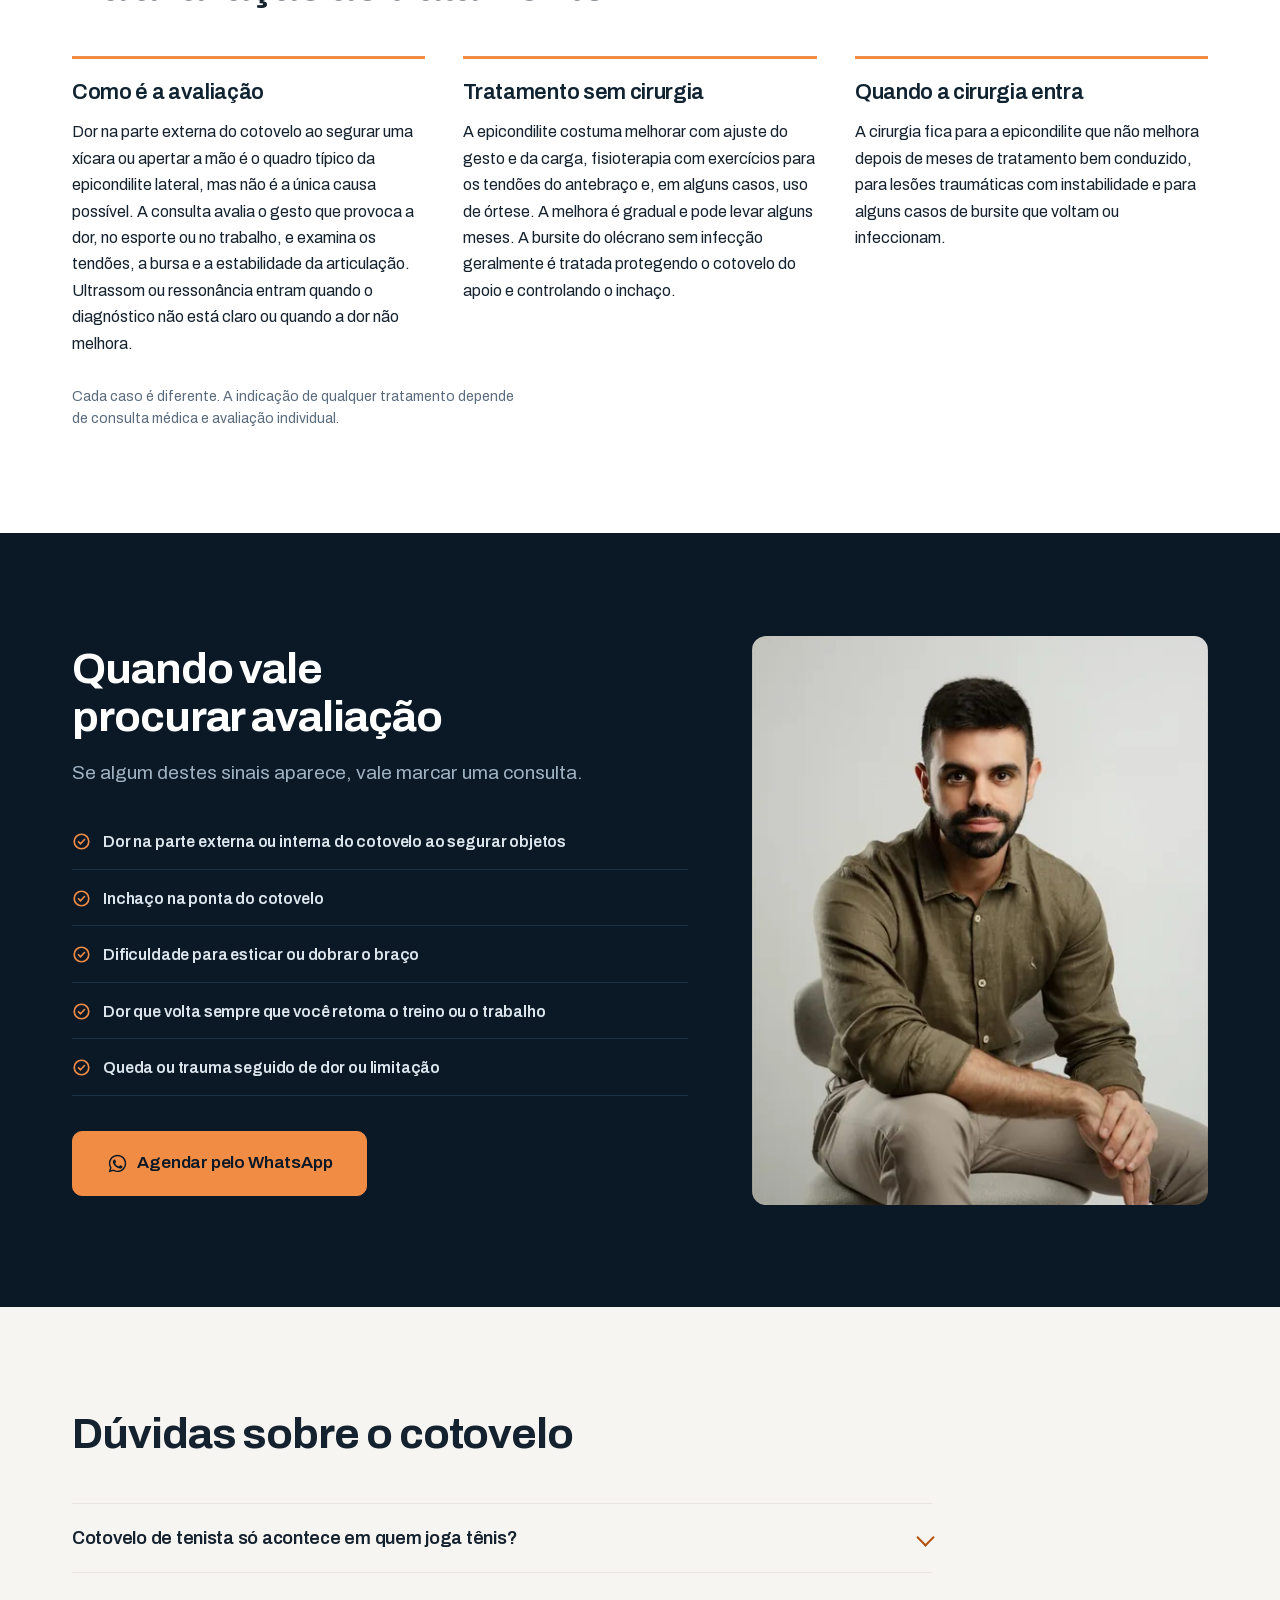
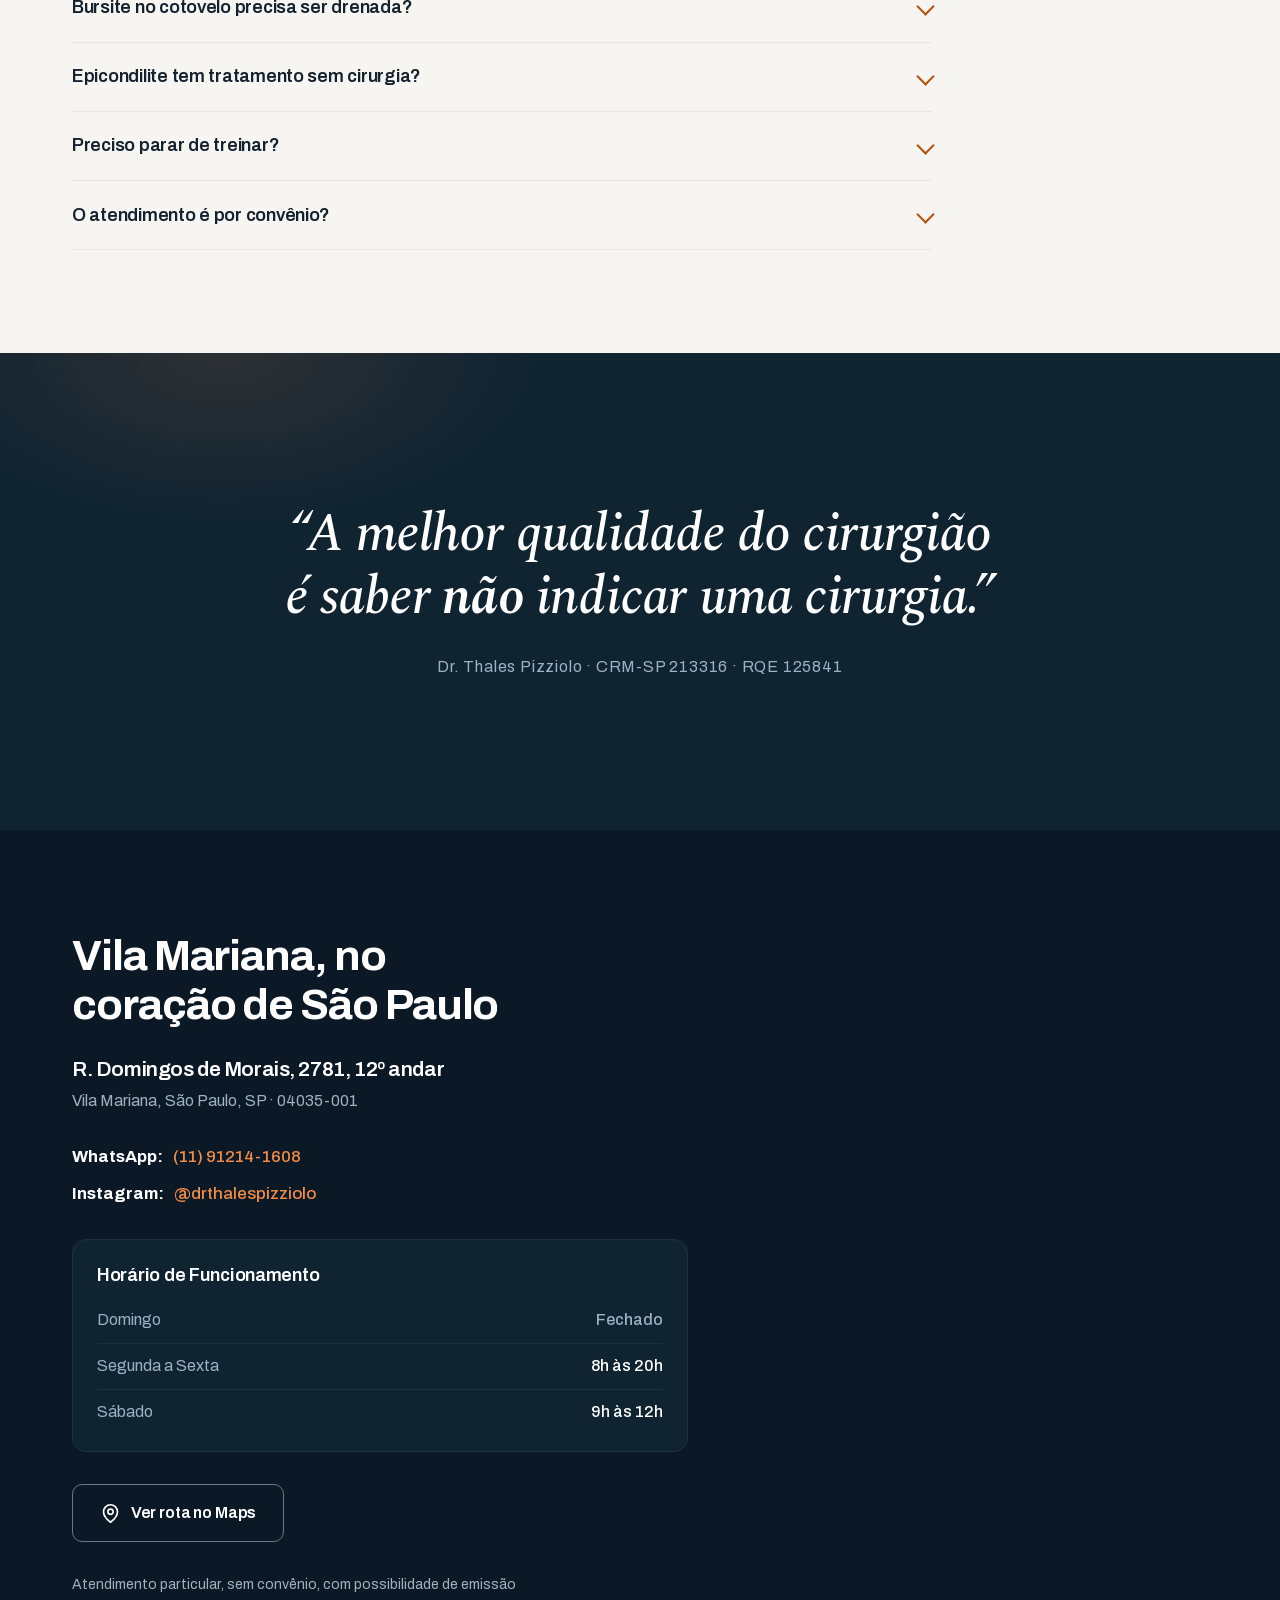
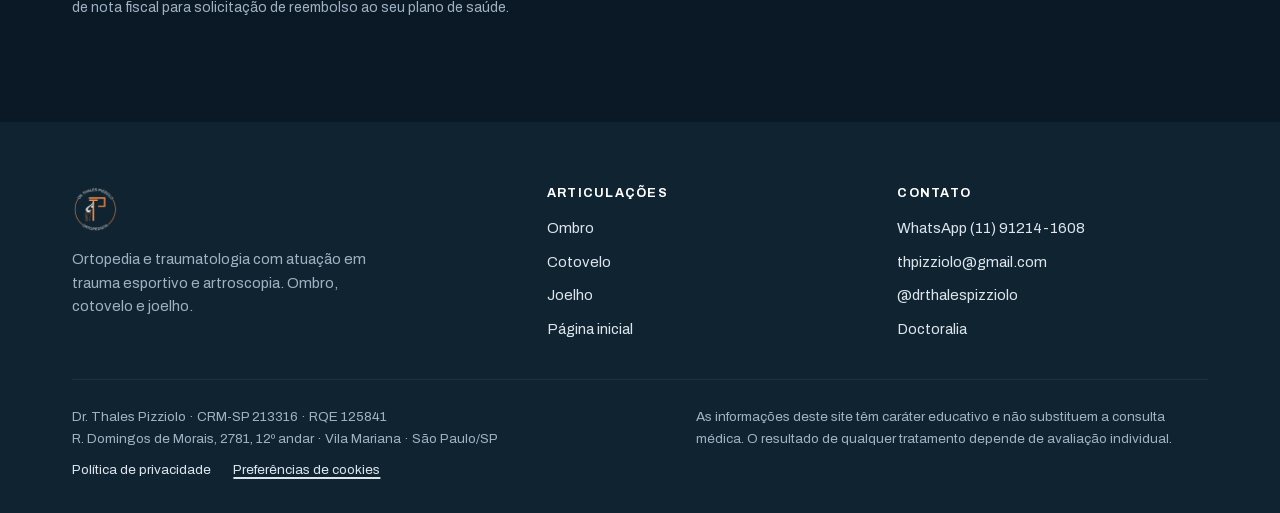
<file: public/cotovelo/index.html>
<!doctype html>
<html lang="pt-BR">
<head>
<meta charset="utf-8">
<meta name="viewport" content="width=device-width,initial-scale=1">
<title>Tratamento de Bursite e Epicondilite no Cotovelo na Vila Mariana | Dr. Thales Pizziolo</title>
<meta name="description" content="Ortopedista de cotovelo na Vila Mariana, São Paulo. Avaliação de bursite, epicondilite, cotovelo de tenista e dor por sobrecarga. CRM-SP 213316 / RQE 125841.">
<link rel="canonical" href="https://www.drthalespizziolo.com.br/cotovelo/">
<meta name="robots" content="index,follow,max-image-preview:large">
<meta name="geo.region" content="BR-SP">
<meta name="geo.placename" content="Vila Mariana, São Paulo">
<meta property="og:type" content="website">
<meta property="og:locale" content="pt_BR">
<meta property="og:site_name" content="Dr. Thales Pizziolo">
<meta property="og:title" content="Tratamento de Bursite e Epicondilite no Cotovelo na Vila Mariana | Dr. Thales Pizziolo">
<meta property="og:description" content="Ortopedista de cotovelo na Vila Mariana, São Paulo. Avaliação de bursite, epicondilite, cotovelo de tenista e dor por sobrecarga. CRM-SP 213316 / RQE 125841.">
<meta property="og:url" content="https://www.drthalespizziolo.com.br/cotovelo/">
<meta property="og:image" content="https://www.drthalespizziolo.com.br/assets/og-cotovelo.jpg">
<meta property="og:image:width" content="1200">
<meta property="og:image:height" content="630">
<meta name="twitter:card" content="summary_large_image">
<meta name="theme-color" content="#0B1826">
<link rel="icon" href="/favicon.ico" sizes="48x48">
<link rel="icon" href="../assets/icon-192.png" type="image/png" sizes="192x192">
<link rel="apple-touch-icon" href="/apple-touch-icon.png">
<link rel="preload" as="font" type="font/woff2" href="../assets/fonts/archivo-latin.woff2" crossorigin>
<link rel="stylesheet" href="../assets/style.css?v=cda1bb8e">
<script>
// Consentimento (Google Consent Mode v2), antes do GTM carregar.
// Medição do Google fica ligada até a pessoa recusar no aviso.
// Anúncio personalizado fica sempre desligado: é site de saúde.
// O Microsoft Clarity só carrega com "Aceitar" (evento consent_accept no GTM).
window.dataLayer=window.dataLayer||[];
function gtag(){dataLayer.push(arguments);}
(function(){
  var c=null;try{c=localStorage.getItem('tp_consent')}catch(e){}
  var g=c==='recusado'?'denied':'granted';
  gtag('consent','default',{ad_storage:g,analytics_storage:g,ad_user_data:g,ad_personalization:'denied'});
  gtag('set','ads_data_redaction',true);
  if(c==='aceito')dataLayer.push({event:'consent_accept'});
})();
</script>
<!-- Google Tag Manager -->
<script>(function(w,d,s,l,i){w[l]=w[l]||[];w[l].push({'gtm.start':new Date().getTime(),event:'gtm.js'});
var f=d.getElementsByTagName(s)[0],j=d.createElement(s),dl=l!='dataLayer'?'&l='+l:'';j.async=true;
j.src='https://www.googletagmanager.com/gtm.js?id='+i+dl;f.parentNode.insertBefore(j,f);})
(window,document,'script','dataLayer','GTM-WDB6CZFL');</script>
<script type="application/ld+json">{"@context": "https://schema.org", "@type": "Physician", "name": "Dr. Thales Pizziolo", "alternateName": "Thales Ramos Pizziolo", "medicalSpecialty": "https://schema.org/Musculoskeletal", "description": "Ortopedista e traumatologista (RQE 125841) com atuação em trauma esportivo e artroscopia. Atende ombro, cotovelo e joelho, a partir de 14 anos, em consultas particulares.", "url": "https://www.drthalespizziolo.com.br/", "image": "https://www.drthalespizziolo.com.br/assets/hero.jpg", "logo": "https://www.drthalespizziolo.com.br/assets/icon-192.png", "telephone": "+5511912141608", "email": "thpizziolo@gmail.com", "isAcceptingNewPatients": true, "address": {"@type": "PostalAddress", "streetAddress": "Rua Domingos de Morais, 2781, 12º andar, Edifício Artwork", "addressLocality": "São Paulo", "addressRegion": "SP", "postalCode": "04035-001", "addressCountry": "BR"}, "geo": {"@type": "GeoCoordinates", "latitude": -23.6009, "longitude": -46.6362}, "hasMap": "https://www.google.com/maps/search/?api=1&query=Rua%20Domingos%20de%20Morais%202781%20Vila%20Mariana%20S%C3%A3o%20Paulo", "openingHoursSpecification": [{"@type": "OpeningHoursSpecification", "dayOfWeek": ["Monday", "Tuesday", "Wednesday", "Thursday", "Friday"], "opens": "08:00", "closes": "20:00"}, {"@type": "OpeningHoursSpecification", "dayOfWeek": "Saturday", "opens": "09:00", "closes": "12:00"}], "areaServed": {"@type": "City", "name": "São Paulo"}, "sameAs": ["https://www.doctoralia.com.br/thales-pizziolo/ortopedista-traumatologista/sao-paulo", "https://www.instagram.com/drthalespizziolo"]}</script>
<script type="application/ld+json">{"@context": "https://schema.org", "@type": "FAQPage", "mainEntity": [{"@type": "Question", "name": "Cotovelo de tenista só acontece em quem joga tênis?", "acceptedAnswer": {"@type": "Answer", "text": "Não. O nome vem do esporte, mas a epicondilite lateral aparece com frequência em quem faz movimentos repetidos de punho e antebraço, inclusive fora do esporte."}}, {"@type": "Question", "name": "Bursite no cotovelo precisa ser drenada?", "acceptedAnswer": {"@type": "Answer", "text": "Nem sempre. A conduta depende da causa, do tamanho e de haver ou não sinais de infecção, o que só a avaliação define."}}, {"@type": "Question", "name": "Epicondilite tem tratamento sem cirurgia?", "acceptedAnswer": {"@type": "Answer", "text": "Na grande maioria dos casos o tratamento é conservador. A cirurgia fica reservada a situações específicas, após avaliação individual."}}, {"@type": "Question", "name": "Preciso parar de treinar?", "acceptedAnswer": {"@type": "Answer", "text": "Nem sempre. Muitas vezes é possível adaptar a carga e o gesto durante a recuperação, com orientação."}}, {"@type": "Question", "name": "O atendimento é por convênio?", "acceptedAnswer": {"@type": "Answer", "text": "O atendimento é particular, sem convênio, com emissão de nota fiscal para você solicitar reembolso ao seu plano de saúde."}}]}</script>
<script type="application/ld+json">{"@context": "https://schema.org", "@type": "BreadcrumbList", "itemListElement": [{"@type": "ListItem", "position": 1, "name": "Início", "item": "https://www.drthalespizziolo.com.br/"}, {"@type": "ListItem", "position": 2, "name": "Cotovelo", "item": "https://www.drthalespizziolo.com.br/cotovelo/"}]}</script>
</head>
<body>
<noscript><iframe src="https://www.googletagmanager.com/ns.html?id=GTM-WDB6CZFL" height="0" width="0" style="display:none;visibility:hidden"></iframe></noscript>
<svg width="0" height="0" style="position:absolute" aria-hidden="true" focusable="false">
  <symbol id="i-wa" viewBox="0 0 24 24"><path fill="currentColor" d="M12.04 2C6.58 2 2.13 6.45 2.13 11.91c0 1.75.46 3.46 1.32 4.96L2 22l5.25-1.38c1.45.79 3.08 1.21 4.79 1.21 5.46 0 9.91-4.45 9.91-9.91S17.5 2 12.04 2m0 1.67c4.55 0 8.24 3.7 8.24 8.24s-3.69 8.25-8.24 8.25c-1.5 0-2.96-.4-4.24-1.16l-.3-.18-3.12.82.83-3.04-.19-.32a8.19 8.19 0 0 1-1.25-4.37c0-4.54 3.7-8.24 8.27-8.24m-3.7 4.1c-.18 0-.46.07-.7.33-.25.25-.94.92-.94 2.23 0 1.32.96 2.59 1.09 2.77.14.18 1.87 2.98 4.6 4.06 2.27.9 2.73.72 3.22.67.5-.04 1.6-.65 1.82-1.29.23-.63.23-1.18.16-1.29-.07-.11-.25-.18-.53-.32-.27-.14-1.6-.79-1.85-.88-.25-.09-.43-.14-.61.14-.18.27-.7.89-.86 1.07-.16.18-.32.2-.59.07-.27-.14-1.17-.43-2.23-1.38-.82-.73-1.38-1.63-1.54-1.9-.16-.28-.02-.43.11-.57.12-.13.32-.34.48-.52.16-.18.21-.3.32-.48.11-.18.05-.34-.02-.48-.07-.14-.6-1.47-.83-2-.18-.43-.37-.44-.53-.45h-.36Z"/></symbol>
  <symbol id="i-star" viewBox="0 0 24 24"><path fill="currentColor" d="M12 2.3l2.9 5.9 6.5.95-4.7 4.6 1.1 6.5-5.8-3.05-5.8 3.05 1.1-6.5-4.7-4.6 6.5-.95L12 2.3Z"/></symbol>
  <symbol id="i-arrow" viewBox="0 0 24 24"><path fill="none" stroke="currentColor" stroke-width="2.2" stroke-linecap="round" stroke-linejoin="round" d="M5 12h14M13 6l6 6-6 6"/></symbol>
  <symbol id="i-pin" viewBox="0 0 24 24"><g fill="none" stroke="currentColor" stroke-width="1.9" stroke-linecap="round" stroke-linejoin="round"><path d="M20 10c0 6-8 12-8 12s-8-6-8-12a8 8 0 0 1 16 0Z"/><circle cx="12" cy="10" r="3"/></g></symbol>
  <symbol id="i-check" viewBox="0 0 24 24"><g fill="none" stroke="currentColor" stroke-width="2.1" stroke-linecap="round" stroke-linejoin="round"><circle cx="12" cy="12" r="9.2"/><path d="m8.2 12.3 2.6 2.6 5-5.4"/></g></symbol>
</svg>
<a class="skip" href="#main">Ir para o conteúdo</a>
<header class="site-header">
  <div class="wrap">
    <a class="brand" href="../">
      <img src="../assets/logo-96.webp" alt="" width="38" height="38">
      <span class="visually-hidden">Dr. Thales Pizziolo, página inicial</span>
      <span class="brand-text" aria-hidden="true"><b class="brand-name">Dr. Thales Pizziolo</b><span class="brand-sub">Ortopedista · CRM-SP 213316</span></span>
    </a>
    <nav class="nav" aria-label="Principal">
      <a href="../ombro/">Ombro</a>
      <a href="../cotovelo/" aria-current="page">Cotovelo</a>
      <a href="../joelho/">Joelho</a>
      <a href="../#sobre">Sobre</a>
      <a href="../#consultorio">Consultório</a>
    </nav>
    <a class="btn btn-1 header-cta" href="https://wa.me/5511912141608?text=Ol%C3%A1%21%20Vim%20pelo%20Google%20e%20gostaria%20de%20saber%20mais%20sobre%20o%20tratamento%20de%20cotovelo."><svg aria-hidden="true" focusable="false"><use href="#i-wa"/></svg>Agendar</a>
  </div>
</header>
<main id="main">

<section class="hero hero-joint on-dark">
  <div class="wrap">
    <div>
      <nav class="crumbs rise" aria-label="Você está em"><a href="../">Início</a><span aria-hidden="true">/</span><span aria-current="page">Cotovelo</span></nav>
      <h1 class="rise">
        Bursite, epicondilite ou dor no cotovelo?
        <span class="seo">Ortopedista de cotovelo em Vila Mariana, São Paulo</span>
      </h1>
      <p class="lede rise rise-2">Dor no cotovelo costuma aparecer aos poucos, no treino, na raquete ou no teclado, até atrapalhar gestos simples como segurar um copo. A avaliação identifica a origem da sobrecarga para tratar a causa, não só o sintoma.</p>
      <div class="hero-actions rise rise-3">
        <a class="btn btn-1 btn-lg" href="https://wa.me/5511912141608?text=Ol%C3%A1%21%20Vim%20pelo%20Google%20e%20gostaria%20de%20saber%20mais%20sobre%20o%20tratamento%20de%20cotovelo."><svg aria-hidden="true" focusable="false"><use href="#i-wa"/></svg>Agendar avaliação de cotovelo</a>
      </div>
      <div class="rise rise-4"><div class="trust">
        <a class="trust-item" href="https://www.google.com/search?q=Dr.+Thales+Pizziolo+ortopedista" target="_blank" rel="noopener"><svg aria-hidden="true" focusable="false"><use href="#i-star"/></svg><span><b>4,8</b> no Google · 12 avaliações</span></a>
        <a class="trust-item" href="https://www.doctoralia.com.br/thales-pizziolo/ortopedista-traumatologista/sao-paulo" target="_blank" rel="noopener"><svg aria-hidden="true" focusable="false"><use href="#i-star"/></svg><span><b>5,0</b> no Doctoralia · 14 avaliações</span></a>
        <span class="trust-cred">CRM-SP 213316 · RQE 125841</span>
      </div></div>
    </div>
    <figure class="hero-figure hero-figure-joint rise rise-2" style="margin:0">
      <img src="../assets/joint-elbow-640.webp" srcset="../assets/joint-elbow-320.webp 320w, ../assets/joint-elbow-640.webp 640w" sizes="(max-width: 900px) 260px, 470px" alt="Ilustração anatômica da articulação do cotovelo" width="640" height="640" fetchpriority="high">
    </figure>
  </div>
</section>

<section id="condicoes">
  <div class="wrap">
    <h2>O que é avaliado no cotovelo</h2>
    <p class="lede" style="margin-top:1rem">Boa parte das dores do cotovelo vem de sobrecarga nos tendões do antebraço. A consulta identifica qual estrutura está envolvida e o que está causando a sobrecarga.</p>
    <ul class="conds">
      <li><svg aria-hidden="true" focusable="false"><use href="#i-check"/></svg><div><strong>Bursite do olécrano</strong><em>Inflamação da bolsa na ponta do cotovelo. Inchaço visível é o sinal mais comum.</em></div></li>
      <li><svg aria-hidden="true" focusable="false"><use href="#i-check"/></svg><div><strong>Epicondilite lateral</strong><em>Conhecida como cotovelo de tenista: dor na parte externa, ao segurar ou girar objetos.</em></div></li>
      <li><svg aria-hidden="true" focusable="false"><use href="#i-check"/></svg><div><strong>Tendinite no cotovelo</strong><em>Inflamação dos tendões por gesto repetido, no esporte ou no trabalho.</em></div></li>
      <li><svg aria-hidden="true" focusable="false"><use href="#i-check"/></svg><div><strong>Dor por sobrecarga</strong><em>Dores que surgem com o volume de treino ou de atividade repetitiva.</em></div></li>
      <li><svg aria-hidden="true" focusable="false"><use href="#i-check"/></svg><div><strong>Lesões traumáticas</strong><em>Lesões decorrentes de queda ou impacto, que limitam o movimento.</em></div></li>
      <li><svg aria-hidden="true" focusable="false"><use href="#i-check"/></svg><div><strong>Perda de função</strong><em>Dificuldade para estender, dobrar ou fazer força com o braço.</em></div></li>
    </ul>
  </div>
</section>

<section id="tratamento" style="background:#fff">
  <div class="wrap">
    <h2>Da avaliação ao tratamento</h2>
    <div class="etapas">
      <article class="etapa">
        <h3>Como é a avaliação</h3>
        <p>Dor na parte externa do cotovelo ao segurar uma xícara ou apertar a mão é o quadro típico da epicondilite lateral, mas não é a única causa possível. A consulta avalia o gesto que provoca a dor, no esporte ou no trabalho, e examina os tendões, a bursa e a estabilidade da articulação. Ultrassom ou ressonância entram quando o diagnóstico não está claro ou quando a dor não melhora.</p>
      </article>
      <article class="etapa">
        <h3>Tratamento sem cirurgia</h3>
        <p>A epicondilite costuma melhorar com ajuste do gesto e da carga, fisioterapia com exercícios para os tendões do antebraço e, em alguns casos, uso de órtese. A melhora é gradual e pode levar alguns meses. A bursite do olécrano sem infecção geralmente é tratada protegendo o cotovelo do apoio e controlando o inchaço.</p>
      </article>
      <article class="etapa">
        <h3>Quando a cirurgia entra</h3>
        <p>A cirurgia fica para a epicondilite que não melhora depois de meses de tratamento bem conduzido, para lesões traumáticas com instabilidade e para alguns casos de bursite que voltam ou infeccionam.</p>
      </article>
    </div>
    <p class="note" style="color:var(--muted)">Cada caso é diferente. A indicação de qualquer tratamento depende de consulta médica e avaliação individual.</p>
  </div>
</section>

<section class="on-dark">
  <div class="wrap split flip">
    <div>
      <h2>Quando vale procurar avaliação</h2>
      <p class="lede" style="margin-top:1rem">Se algum destes sinais aparece, vale marcar uma consulta.</p>
      <ul class="conds conds-1">
        <li><svg aria-hidden="true" focusable="false"><use href="#i-check"/></svg><div><strong>Dor na parte externa ou interna do cotovelo ao segurar objetos</strong></div></li>
        <li><svg aria-hidden="true" focusable="false"><use href="#i-check"/></svg><div><strong>Inchaço na ponta do cotovelo</strong></div></li>
        <li><svg aria-hidden="true" focusable="false"><use href="#i-check"/></svg><div><strong>Dificuldade para esticar ou dobrar o braço</strong></div></li>
        <li><svg aria-hidden="true" focusable="false"><use href="#i-check"/></svg><div><strong>Dor que volta sempre que você retoma o treino ou o trabalho</strong></div></li>
        <li><svg aria-hidden="true" focusable="false"><use href="#i-check"/></svg><div><strong>Queda ou trauma seguido de dor ou limitação</strong></div></li>
      </ul>
      <div class="hero-actions" style="margin-top:2.2rem;margin-bottom:0">
        <a class="btn btn-1 btn-lg" href="https://wa.me/5511912141608?text=Ol%C3%A1%21%20Vim%20pelo%20Google%20e%20gostaria%20de%20saber%20mais%20sobre%20o%20tratamento%20de%20cotovelo."><svg aria-hidden="true" focusable="false"><use href="#i-wa"/></svg>Agendar pelo WhatsApp</a>
      </div>
    </div>
    <figure class="split-figure" style="margin:0">
      <img src="../assets/retrato-casual-800.webp" srcset="../assets/retrato-casual-480.webp 480w, ../assets/retrato-casual-800.webp 800w" sizes="(max-width: 880px) min(390px, calc(100vw - 2.5rem)), 460px" alt="Dr. Thales Pizziolo" width="800" height="1200" loading="lazy" decoding="async">
    </figure>
  </div>
</section>

<section id="faq" style="background:var(--bone)">
  <div class="wrap">
    <h2>Dúvidas sobre o cotovelo</h2>
    <div class="faq">
      <details>
        <summary>Cotovelo de tenista só acontece em quem joga tênis?</summary>
        <p class="answer">Não. O nome vem do esporte, mas a epicondilite lateral aparece com frequência em quem faz movimentos repetidos de punho e antebraço, inclusive fora do esporte.</p>
      </details>
      <details>
        <summary>Bursite no cotovelo precisa ser drenada?</summary>
        <p class="answer">Nem sempre. A conduta depende da causa, do tamanho e de haver ou não sinais de infecção, o que só a avaliação define.</p>
      </details>
      <details>
        <summary>Epicondilite tem tratamento sem cirurgia?</summary>
        <p class="answer">Na grande maioria dos casos o tratamento é conservador. A cirurgia fica reservada a situações específicas, após avaliação individual.</p>
      </details>
      <details>
        <summary>Preciso parar de treinar?</summary>
        <p class="answer">Nem sempre. Muitas vezes é possível adaptar a carga e o gesto durante a recuperação, com orientação.</p>
      </details>
      <details>
        <summary>O atendimento é por convênio?</summary>
        <p class="answer">O atendimento é particular, sem convênio, com emissão de nota fiscal para você solicitar reembolso ao seu plano de saúde.</p>
      </details>
    </div>
  </div>
</section>

<section class="stance on-dark">
  <div class="wrap">
    <figure style="margin:0; padding: 3rem 1rem;">
      <blockquote style="margin:0; font-family: 'Spectral', serif; font-size: clamp(2rem, 4vw, 3rem); font-style: italic; line-height: 1.25; text-align: center; font-weight: 500; color: var(--orange);"><q>A melhor qualidade do cirurgião é saber <em style="font-weight: 600; color: #fff;">não</em> indicar uma cirurgia.</q></blockquote>
      <figcaption style="text-align: center; margin-top: 1.5rem; font-size: 1rem; color: var(--on-navy-muted); letter-spacing: 0.05em;">Dr. Thales Pizziolo · CRM-SP 213316 · RQE 125841</figcaption>
    </figure>
  </div>
</section>

<section id="consultorio" class="on-dark">
  <div class="wrap split flip">
    <div>
      <h2>Vila Mariana, no coração de São Paulo</h2>
      <address class="addr">
        <span class="street">R. Domingos de Morais, 2781, 12º andar</span>
        <span class="more">Vila Mariana, São Paulo, SP · 04035-001</span>
      </address>

      <div style="margin-top: 1.8rem;">
        <p style="margin-bottom: 0.6rem; display: flex; align-items: center; gap: 0.6rem; font-size: 1.05rem;">
          <strong style="color: #fff;">WhatsApp:</strong>
          <a href="https://wa.me/5511912141608?text=Ol%C3%A1%21%20Vim%20pelo%20Google%20e%20gostaria%20de%20saber%20mais%20sobre%20o%20tratamento%20de%20cotovelo." style="color: var(--orange); text-decoration: none; font-weight: 500;">(11) 91214-1608</a>
        </p>
        <p style="margin-bottom: 0.6rem; display: flex; align-items: center; gap: 0.6rem; font-size: 1.05rem;">
          <strong style="color: #fff;">Instagram:</strong>
          <a href="https://www.instagram.com/drthalespizziolo/" target="_blank" rel="noopener" style="color: var(--orange); text-decoration: none; font-weight: 500;">@drthalespizziolo</a>
        </p>
      </div>

      <div style="margin-top: 2rem; background: var(--navy-800); padding: 1.5rem; border-radius: var(--r); border: 1px solid var(--navy-700);">
        <h3 style="font-size: 1.15rem; color: #fff; margin-bottom: 1.2rem; display: flex; align-items: center; gap: 0.5rem;">Horário de Funcionamento</h3>
        <ul style="list-style: none; padding: 0; margin: 0; color: var(--on-navy-muted); font-size: 1rem; line-height: 1.8;">
          <li style="display: flex; justify-content: space-between; border-bottom: 1px solid var(--navy-700); padding-bottom: 0.5rem; margin-bottom: 0.5rem;"><span>Domingo</span> <span style="font-weight: 500;">Fechado</span></li>
          <li style="display: flex; justify-content: space-between; border-bottom: 1px solid var(--navy-700); padding-bottom: 0.5rem; margin-bottom: 0.5rem;"><span>Segunda a Sexta</span> <span style="font-weight: 500; color: #fff;">8h às 20h</span></li>
          <li style="display: flex; justify-content: space-between;"><span>Sábado</span> <span style="font-weight: 500; color: #fff;">9h às 12h</span></li>
        </ul>
      </div>

      <div class="hero-actions" style="margin-top:2rem;margin-bottom:0">
        <a class="btn btn-2" href="https://www.google.com/maps/search/?api=1&query=Rua%20Domingos%20de%20Morais%202781%20Vila%20Mariana%20S%C3%A3o%20Paulo" target="_blank" rel="noopener"><svg aria-hidden="true" focusable="false"><use href="#i-pin"/></svg>Ver rota no Maps</a>
      </div>

      <p class="note" style="margin-top: 2rem;">Atendimento particular, sem convênio, com possibilidade de emissão de nota fiscal para solicitação de reembolso ao seu plano de saúde.</p>
    </div>
    <figure class="split-figure" style="margin:0; display: flex; flex-direction: column; min-height: 500px;">
      <iframe src="https://www.google.com/maps/embed?pb=!1m18!1m12!1m3!1d3656.368524317135!2d-46.63806452377519!3d-23.59114787878036!2m3!1f0!2f0!3f0!3m2!1i1024!2i768!4f13.1!3m3!1m2!1s0x94ce5a2b0e77d949%3A0xc3c57053e144a2b9!2sR.%20Domingos%20de%20Morais%2C%202781%20-%20Vila%20Mariana%2C%20S%C3%A3o%20Paulo%20-%20SP%2C%2004035-001!5e0!3m2!1spt-BR!2sbr!4v1714152345678!5m2!1spt-BR!2sbr" width="100%" height="100%" style="border:0; border-radius: var(--r); min-height: 400px; flex-grow: 1;" allowfullscreen="" loading="lazy" referrerpolicy="no-referrer-when-downgrade" title="Mapa do consultório no Google Maps"></iframe>
    </figure>
  </div>
</section>

</main>

<footer class="site-footer">
  <div class="wrap">
    <div class="foot-grid">
      <div class="foot-brand">
        <img src="../assets/logo-96.webp" alt="" width="46" height="46" loading="lazy">
        <p>Ortopedia e traumatologia com atuação em trauma esportivo e artroscopia. Ombro, cotovelo e joelho.</p>
      </div>
      <nav aria-label="Articulações">
        <h2 class="foot-h">Articulações</h2>
        <ul>
          <li><a href="../ombro/">Ombro</a></li>
          <li><a href="../cotovelo/">Cotovelo</a></li>
          <li><a href="../joelho/">Joelho</a></li>
          <li><a href="../">Página inicial</a></li>
        </ul>
      </nav>
      <div>
        <h2 class="foot-h">Contato</h2>
        <ul>
          <li><a href="https://wa.me/5511912141608?text=Ol%C3%A1%21%20Vim%20pelo%20Google%20e%20gostaria%20de%20saber%20mais%20sobre%20o%20tratamento%20de%20cotovelo.">WhatsApp (11) 91214-1608</a></li>
          <li><a href="mailto:thpizziolo@gmail.com">thpizziolo@gmail.com</a></li>
          <li><a href="https://www.instagram.com/drthalespizziolo" target="_blank" rel="noopener">@drthalespizziolo</a></li>
          <li><a href="https://www.doctoralia.com.br/thales-pizziolo/ortopedista-traumatologista/sao-paulo" target="_blank" rel="noopener">Doctoralia</a></li>
        </ul>
      </div>
    </div>
    <div class="foot-legal">
      <p>Dr. Thales Pizziolo · CRM-SP 213316 · RQE 125841<br>R. Domingos de Morais, 2781, 12º andar · Vila Mariana · São Paulo/SP</p>
      <p>As informações deste site têm caráter educativo e não substituem a consulta médica. O resultado de qualquer tratamento depende de avaliação individual.</p>
      <p class="foot-links"><a href="../privacidade/">Política de privacidade</a><button type="button" class="link-btn" data-cookie-prefs>Preferências de cookies</button></p>
    </div>
  </div>
</footer>

<div class="dock is-hidden">
  <a class="btn btn-1" href="https://wa.me/5511912141608?text=Ol%C3%A1%21%20Vim%20pelo%20Google%20e%20gostaria%20de%20saber%20mais%20sobre%20o%20tratamento%20de%20cotovelo."><svg aria-hidden="true" focusable="false"><use href="#i-wa"/></svg>Agendar pelo WhatsApp</a>
</div>

<div class="cookie" id="cookie" role="region" aria-label="Aviso de cookies" hidden>
  <p>Usamos cookies do Google para medir visitas e o resultado dos anúncios. Se você aceitar, também usamos o Microsoft Clarity para ver como o site é usado. <a href="../privacidade/">Política de privacidade</a></p>
  <div class="cookie-btns">
    <button type="button" class="btn btn-1" data-consent="aceito">Aceitar</button>
    <button type="button" class="btn btn-2" data-consent="recusado">Recusar</button>
  </div>
</div>

<script>
(function(){
  var els=document.querySelectorAll('.reveal');
  if(!('IntersectionObserver' in window)||window.matchMedia('(prefers-reduced-motion: reduce)').matches){
    els.forEach(function(el){el.classList.add('seen')});return;
  }
  var io=new IntersectionObserver(function(es){es.forEach(function(e){
    if(e.isIntersecting){e.target.classList.add('seen');io.unobserve(e.target)}
  })},{threshold:.14,rootMargin:'0px 0px -6% 0px'});
  els.forEach(function(el,i){el.style.transitionDelay=(i%3*80)+'ms';io.observe(el)});
})();
(function(){
  // Barra fixa do mobile: aparece só quando nenhum botão laranja do conteúdo
  // está na tela. Nunca dois "Agendar" idênticos visíveis ao mesmo tempo.
  var dock=document.querySelector('.dock');
  if(!dock) return;
  var ctas=document.querySelectorAll('main .btn-1');
  if(!ctas.length||!('IntersectionObserver' in window)){dock.classList.remove('is-hidden');return;}
  var vis=new Set();
  var obs=new IntersectionObserver(function(es){
    es.forEach(function(e){ e.isIntersecting ? vis.add(e.target) : vis.delete(e.target); });
    dock.classList.toggle('is-hidden', vis.size>0);
  },{threshold:0});
  ctas.forEach(function(c){ obs.observe(c); });
})();
(function(){
  // Aviso de cookies. A escolha fica no localStorage (tp_consent) e o
  // <head> a lê antes do GTM em toda página.
  var box=document.getElementById('cookie');
  if(!box) return;
  var c=null;try{c=localStorage.getItem('tp_consent')}catch(e){}
  function abrir(){box.hidden=false;document.body.classList.add('cookie-open')}
  function fechar(){box.hidden=true;document.body.classList.remove('cookie-open')}
  function apagar(){
    // ao recusar, remove os cookies de medição que já existiam
    var dom=['', '; domain=.drthalespizziolo.com.br', '; domain=www.drthalespizziolo.com.br'];
    document.cookie.split(';').forEach(function(k){
      var n=k.split('=')[0].trim();
      if(/^(_ga|_gid|_gcl_|_clck|_clsk)/.test(n)) dom.forEach(function(d){
        document.cookie=n+'=; expires=Thu, 01 Jan 1970 00:00:00 GMT; path=/'+d;
      });
    });
  }
  if(!c) abrir();
  box.addEventListener('click',function(e){
    var b=e.target.closest('[data-consent]');
    if(!b) return;
    var v=b.getAttribute('data-consent');
    try{localStorage.setItem('tp_consent',v)}catch(err){}
    var g=v==='aceito'?'granted':'denied';
    gtag('consent','update',{ad_storage:g,analytics_storage:g,ad_user_data:g,ad_personalization:'denied'});
    if(v==='aceito'&&c!=='aceito') dataLayer.push({event:'consent_accept'});
    if(v==='recusado'){
      try{if(window.clarity) window.clarity('consent',false)}catch(err){}
      apagar();
    }
    c=v;fechar();
  });
  document.querySelectorAll('[data-cookie-prefs]').forEach(function(a){
    a.addEventListener('click',function(e){e.preventDefault();abrir();box.querySelector('button').focus();});
  });
})();
</script>
</body>
</html>
</file>
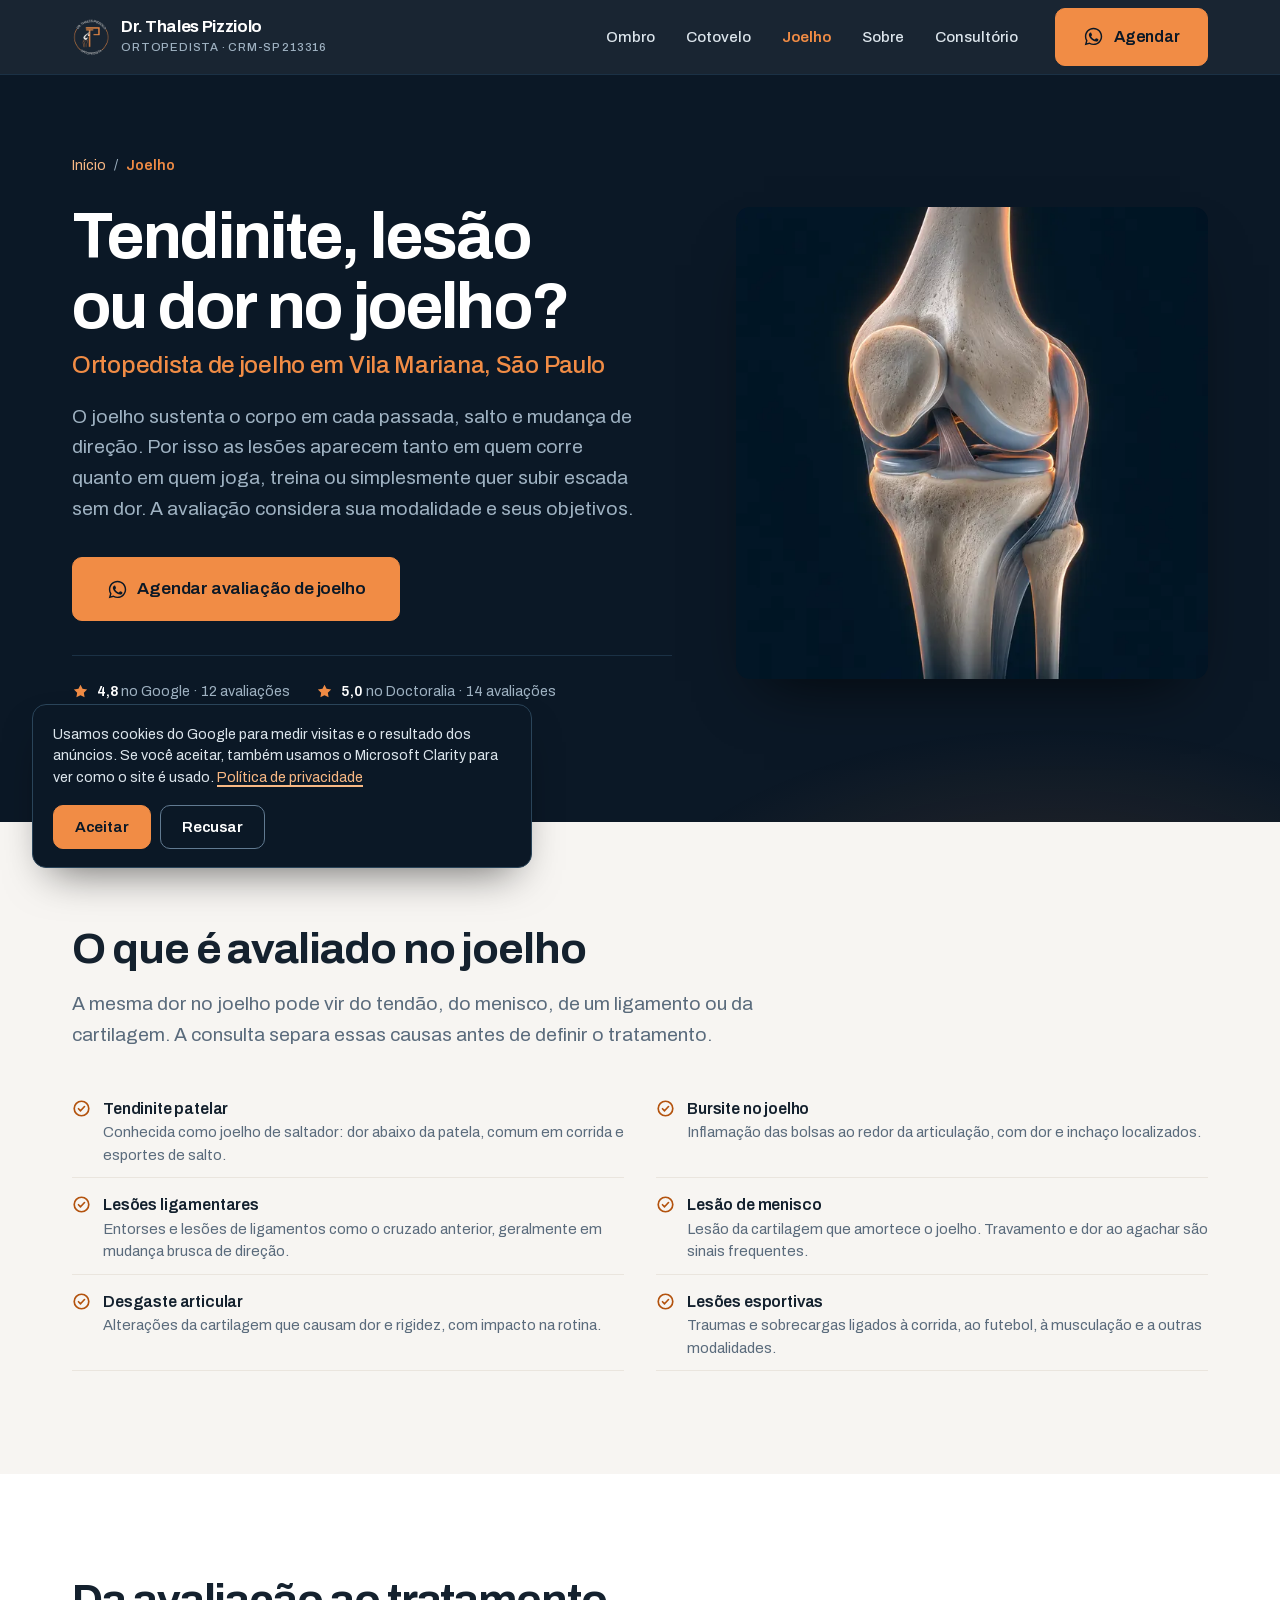
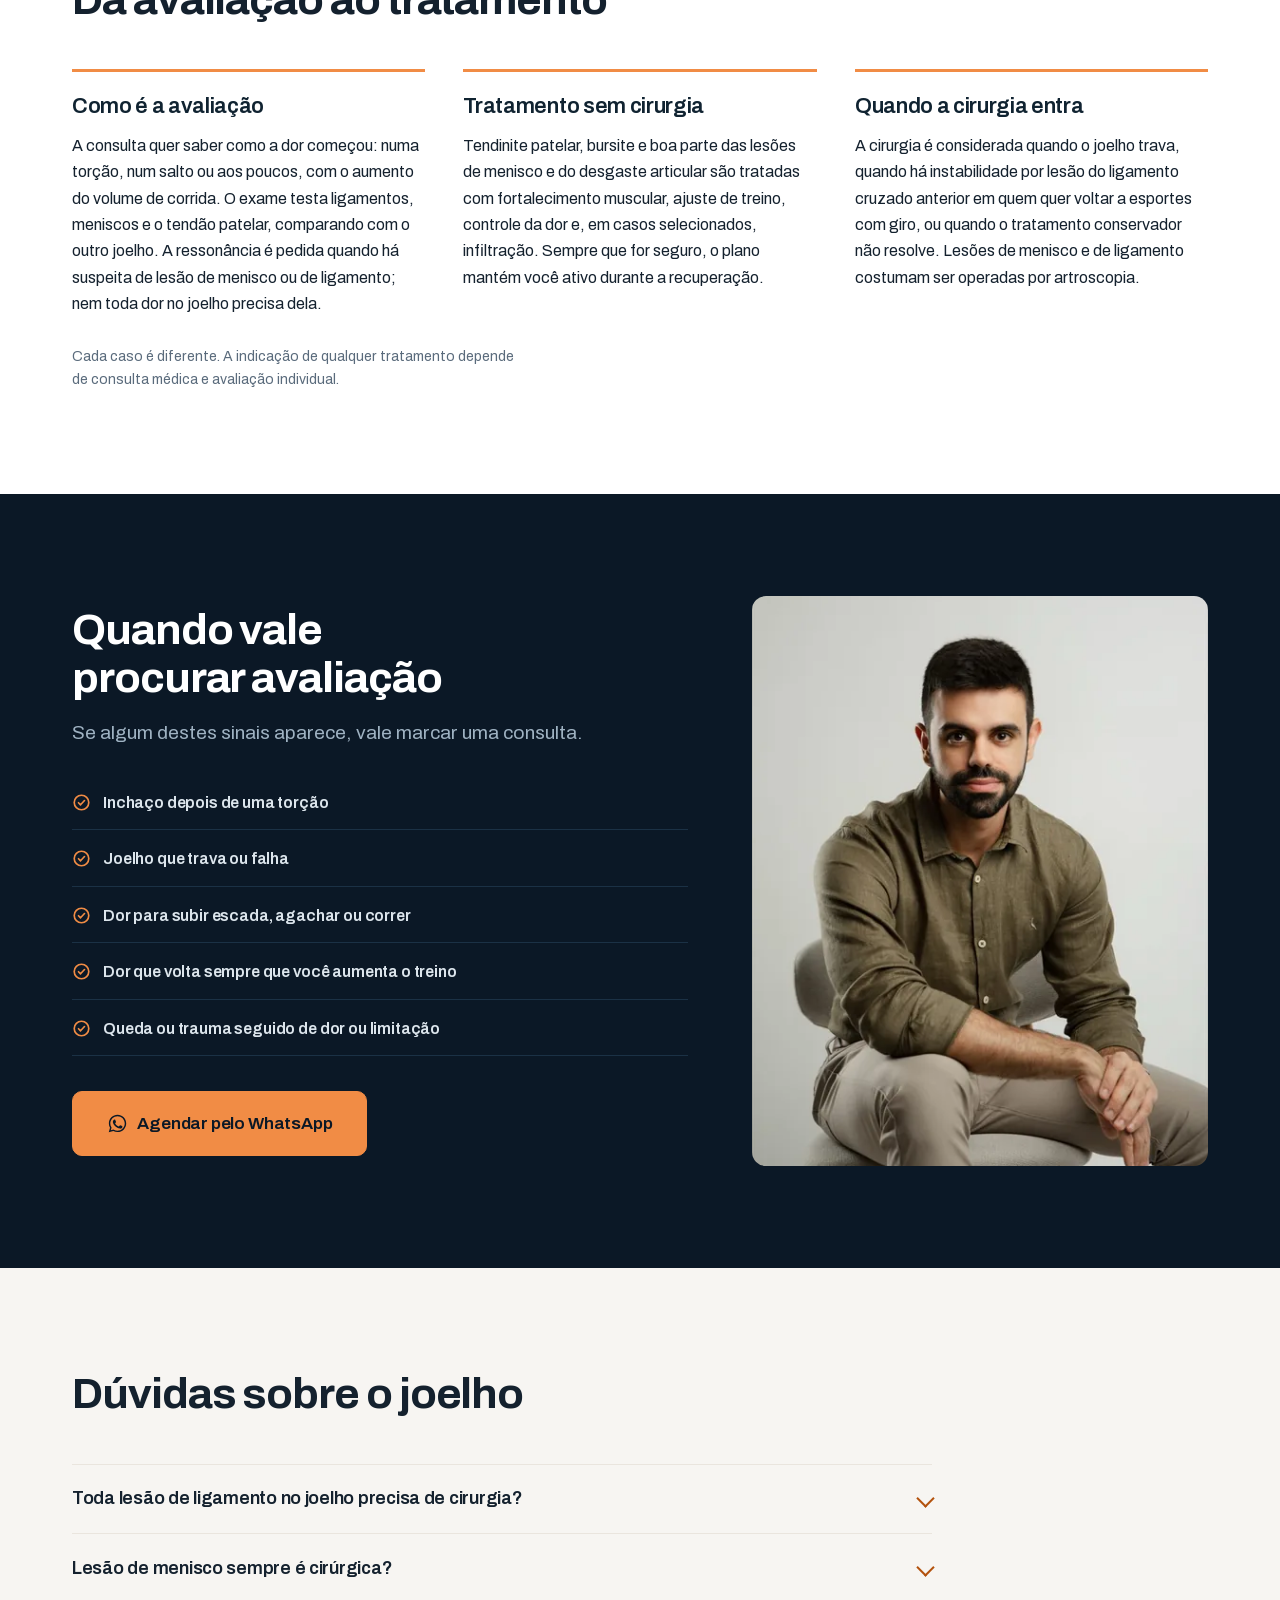
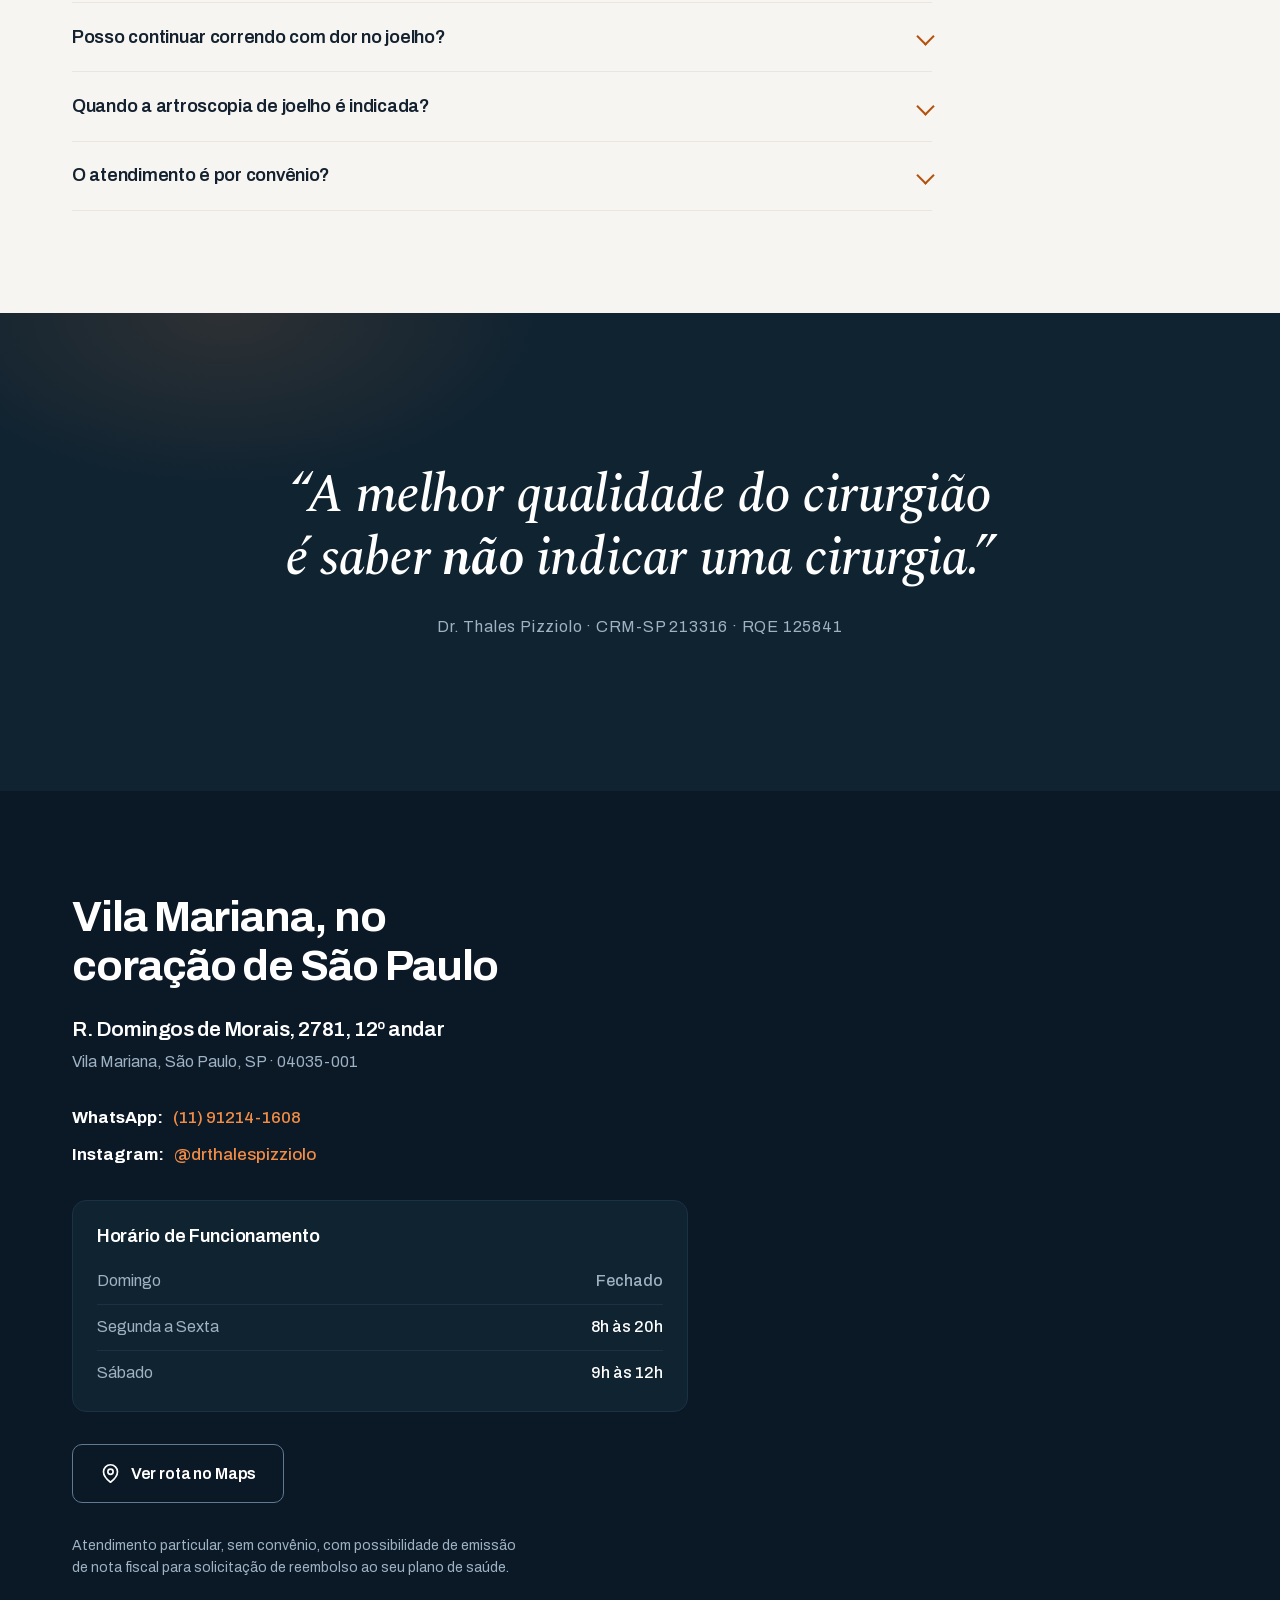
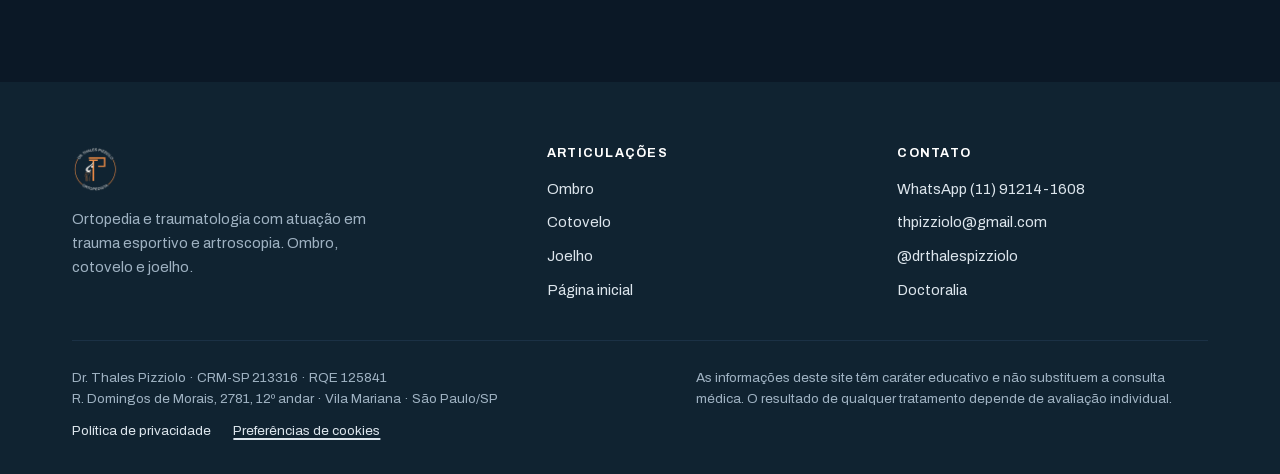
<file: public/joelho/index.html>
<!doctype html>
<html lang="pt-BR">
<head>
<meta charset="utf-8">
<meta name="viewport" content="width=device-width,initial-scale=1">
<title>Tratamento de Tendinite e Dor no Joelho na Vila Mariana | Dr. Thales Pizziolo</title>
<meta name="description" content="Ortopedista de joelho na Vila Mariana, São Paulo. Avaliação de tendinite patelar, bursite, lesões ligamentares e de menisco. Tratamento conservador avaliado primeiro. CRM-SP 213316 / RQE 125841.">
<link rel="canonical" href="https://www.drthalespizziolo.com.br/joelho/">
<meta name="robots" content="index,follow,max-image-preview:large">
<meta name="geo.region" content="BR-SP">
<meta name="geo.placename" content="Vila Mariana, São Paulo">
<meta property="og:type" content="website">
<meta property="og:locale" content="pt_BR">
<meta property="og:site_name" content="Dr. Thales Pizziolo">
<meta property="og:title" content="Tratamento de Tendinite e Dor no Joelho na Vila Mariana | Dr. Thales Pizziolo">
<meta property="og:description" content="Ortopedista de joelho na Vila Mariana, São Paulo. Avaliação de tendinite patelar, bursite, lesões ligamentares e de menisco. Tratamento conservador avaliado primeiro. CRM-SP 213316 / RQE 125841.">
<meta property="og:url" content="https://www.drthalespizziolo.com.br/joelho/">
<meta property="og:image" content="https://www.drthalespizziolo.com.br/assets/og-joelho.jpg">
<meta property="og:image:width" content="1200">
<meta property="og:image:height" content="630">
<meta name="twitter:card" content="summary_large_image">
<meta name="theme-color" content="#0B1826">
<link rel="icon" href="/favicon.ico" sizes="48x48">
<link rel="icon" href="../assets/icon-192.png" type="image/png" sizes="192x192">
<link rel="apple-touch-icon" href="/apple-touch-icon.png">
<link rel="preload" as="font" type="font/woff2" href="../assets/fonts/archivo-latin.woff2" crossorigin>
<link rel="stylesheet" href="../assets/style.css?v=cda1bb8e">
<script>
// Consentimento (Google Consent Mode v2), antes do GTM carregar.
// Medição do Google fica ligada até a pessoa recusar no aviso.
// Anúncio personalizado fica sempre desligado: é site de saúde.
// O Microsoft Clarity só carrega com "Aceitar" (evento consent_accept no GTM).
window.dataLayer=window.dataLayer||[];
function gtag(){dataLayer.push(arguments);}
(function(){
  var c=null;try{c=localStorage.getItem('tp_consent')}catch(e){}
  var g=c==='recusado'?'denied':'granted';
  gtag('consent','default',{ad_storage:g,analytics_storage:g,ad_user_data:g,ad_personalization:'denied'});
  gtag('set','ads_data_redaction',true);
  if(c==='aceito')dataLayer.push({event:'consent_accept'});
})();
</script>
<!-- Google Tag Manager -->
<script>(function(w,d,s,l,i){w[l]=w[l]||[];w[l].push({'gtm.start':new Date().getTime(),event:'gtm.js'});
var f=d.getElementsByTagName(s)[0],j=d.createElement(s),dl=l!='dataLayer'?'&l='+l:'';j.async=true;
j.src='https://www.googletagmanager.com/gtm.js?id='+i+dl;f.parentNode.insertBefore(j,f);})
(window,document,'script','dataLayer','GTM-WDB6CZFL');</script>
<script type="application/ld+json">{"@context": "https://schema.org", "@type": "Physician", "name": "Dr. Thales Pizziolo", "alternateName": "Thales Ramos Pizziolo", "medicalSpecialty": "https://schema.org/Musculoskeletal", "description": "Ortopedista e traumatologista (RQE 125841) com atuação em trauma esportivo e artroscopia. Atende ombro, cotovelo e joelho, a partir de 14 anos, em consultas particulares.", "url": "https://www.drthalespizziolo.com.br/", "image": "https://www.drthalespizziolo.com.br/assets/hero.jpg", "logo": "https://www.drthalespizziolo.com.br/assets/icon-192.png", "telephone": "+5511912141608", "email": "thpizziolo@gmail.com", "isAcceptingNewPatients": true, "address": {"@type": "PostalAddress", "streetAddress": "Rua Domingos de Morais, 2781, 12º andar, Edifício Artwork", "addressLocality": "São Paulo", "addressRegion": "SP", "postalCode": "04035-001", "addressCountry": "BR"}, "geo": {"@type": "GeoCoordinates", "latitude": -23.6009, "longitude": -46.6362}, "hasMap": "https://www.google.com/maps/search/?api=1&query=Rua%20Domingos%20de%20Morais%202781%20Vila%20Mariana%20S%C3%A3o%20Paulo", "openingHoursSpecification": [{"@type": "OpeningHoursSpecification", "dayOfWeek": ["Monday", "Tuesday", "Wednesday", "Thursday", "Friday"], "opens": "08:00", "closes": "20:00"}, {"@type": "OpeningHoursSpecification", "dayOfWeek": "Saturday", "opens": "09:00", "closes": "12:00"}], "areaServed": {"@type": "City", "name": "São Paulo"}, "sameAs": ["https://www.doctoralia.com.br/thales-pizziolo/ortopedista-traumatologista/sao-paulo", "https://www.instagram.com/drthalespizziolo"]}</script>
<script type="application/ld+json">{"@context": "https://schema.org", "@type": "FAQPage", "mainEntity": [{"@type": "Question", "name": "Toda lesão de ligamento no joelho precisa de cirurgia?", "acceptedAnswer": {"@type": "Answer", "text": "Não. A decisão considera o tipo de lesão, o grau, a estabilidade do joelho e a demanda esportiva de cada paciente."}}, {"@type": "Question", "name": "Lesão de menisco sempre é cirúrgica?", "acceptedAnswer": {"@type": "Answer", "text": "Não. Muitas lesões de menisco são tratadas de forma conservadora. A indicação depende do padrão da lesão e dos sintomas."}}, {"@type": "Question", "name": "Posso continuar correndo com dor no joelho?", "acceptedAnswer": {"@type": "Answer", "text": "Depende da causa. Em muitos casos é possível adaptar o volume e a intensidade durante a recuperação, com orientação."}}, {"@type": "Question", "name": "Quando a artroscopia de joelho é indicada?", "acceptedAnswer": {"@type": "Answer", "text": "Quando há indicação adequada após avaliação. É uma técnica minimamente invasiva, mas continua sendo uma cirurgia, e só é considerada quando necessária."}}, {"@type": "Question", "name": "O atendimento é por convênio?", "acceptedAnswer": {"@type": "Answer", "text": "O atendimento é particular, sem convênio, com emissão de nota fiscal para você solicitar reembolso ao seu plano de saúde."}}]}</script>
<script type="application/ld+json">{"@context": "https://schema.org", "@type": "BreadcrumbList", "itemListElement": [{"@type": "ListItem", "position": 1, "name": "Início", "item": "https://www.drthalespizziolo.com.br/"}, {"@type": "ListItem", "position": 2, "name": "Joelho", "item": "https://www.drthalespizziolo.com.br/joelho/"}]}</script>
</head>
<body>
<noscript><iframe src="https://www.googletagmanager.com/ns.html?id=GTM-WDB6CZFL" height="0" width="0" style="display:none;visibility:hidden"></iframe></noscript>
<svg width="0" height="0" style="position:absolute" aria-hidden="true" focusable="false">
  <symbol id="i-wa" viewBox="0 0 24 24"><path fill="currentColor" d="M12.04 2C6.58 2 2.13 6.45 2.13 11.91c0 1.75.46 3.46 1.32 4.96L2 22l5.25-1.38c1.45.79 3.08 1.21 4.79 1.21 5.46 0 9.91-4.45 9.91-9.91S17.5 2 12.04 2m0 1.67c4.55 0 8.24 3.7 8.24 8.24s-3.69 8.25-8.24 8.25c-1.5 0-2.96-.4-4.24-1.16l-.3-.18-3.12.82.83-3.04-.19-.32a8.19 8.19 0 0 1-1.25-4.37c0-4.54 3.7-8.24 8.27-8.24m-3.7 4.1c-.18 0-.46.07-.7.33-.25.25-.94.92-.94 2.23 0 1.32.96 2.59 1.09 2.77.14.18 1.87 2.98 4.6 4.06 2.27.9 2.73.72 3.22.67.5-.04 1.6-.65 1.82-1.29.23-.63.23-1.18.16-1.29-.07-.11-.25-.18-.53-.32-.27-.14-1.6-.79-1.85-.88-.25-.09-.43-.14-.61.14-.18.27-.7.89-.86 1.07-.16.18-.32.2-.59.07-.27-.14-1.17-.43-2.23-1.38-.82-.73-1.38-1.63-1.54-1.9-.16-.28-.02-.43.11-.57.12-.13.32-.34.48-.52.16-.18.21-.3.32-.48.11-.18.05-.34-.02-.48-.07-.14-.6-1.47-.83-2-.18-.43-.37-.44-.53-.45h-.36Z"/></symbol>
  <symbol id="i-star" viewBox="0 0 24 24"><path fill="currentColor" d="M12 2.3l2.9 5.9 6.5.95-4.7 4.6 1.1 6.5-5.8-3.05-5.8 3.05 1.1-6.5-4.7-4.6 6.5-.95L12 2.3Z"/></symbol>
  <symbol id="i-arrow" viewBox="0 0 24 24"><path fill="none" stroke="currentColor" stroke-width="2.2" stroke-linecap="round" stroke-linejoin="round" d="M5 12h14M13 6l6 6-6 6"/></symbol>
  <symbol id="i-pin" viewBox="0 0 24 24"><g fill="none" stroke="currentColor" stroke-width="1.9" stroke-linecap="round" stroke-linejoin="round"><path d="M20 10c0 6-8 12-8 12s-8-6-8-12a8 8 0 0 1 16 0Z"/><circle cx="12" cy="10" r="3"/></g></symbol>
  <symbol id="i-check" viewBox="0 0 24 24"><g fill="none" stroke="currentColor" stroke-width="2.1" stroke-linecap="round" stroke-linejoin="round"><circle cx="12" cy="12" r="9.2"/><path d="m8.2 12.3 2.6 2.6 5-5.4"/></g></symbol>
</svg>
<a class="skip" href="#main">Ir para o conteúdo</a>
<header class="site-header">
  <div class="wrap">
    <a class="brand" href="../">
      <img src="../assets/logo-96.webp" alt="" width="38" height="38">
      <span class="visually-hidden">Dr. Thales Pizziolo, página inicial</span>
      <span class="brand-text" aria-hidden="true"><b class="brand-name">Dr. Thales Pizziolo</b><span class="brand-sub">Ortopedista · CRM-SP 213316</span></span>
    </a>
    <nav class="nav" aria-label="Principal">
      <a href="../ombro/">Ombro</a>
      <a href="../cotovelo/">Cotovelo</a>
      <a href="../joelho/" aria-current="page">Joelho</a>
      <a href="../#sobre">Sobre</a>
      <a href="../#consultorio">Consultório</a>
    </nav>
    <a class="btn btn-1 header-cta" href="https://wa.me/5511912141608?text=Ol%C3%A1%21%20Vim%20pelo%20Google%20e%20gostaria%20de%20saber%20mais%20sobre%20o%20tratamento%20de%20joelho."><svg aria-hidden="true" focusable="false"><use href="#i-wa"/></svg>Agendar</a>
  </div>
</header>
<main id="main">

<section class="hero hero-joint on-dark">
  <div class="wrap">
    <div>
      <nav class="crumbs rise" aria-label="Você está em"><a href="../">Início</a><span aria-hidden="true">/</span><span aria-current="page">Joelho</span></nav>
      <h1 class="rise">
        Tendinite, lesão ou dor no joelho?
        <span class="seo">Ortopedista de joelho em Vila Mariana, São Paulo</span>
      </h1>
      <p class="lede rise rise-2">O joelho sustenta o corpo em cada passada, salto e mudança de direção. Por isso as lesões aparecem tanto em quem corre quanto em quem joga, treina ou simplesmente quer subir escada sem dor. A avaliação considera sua modalidade e seus objetivos.</p>
      <div class="hero-actions rise rise-3">
        <a class="btn btn-1 btn-lg" href="https://wa.me/5511912141608?text=Ol%C3%A1%21%20Vim%20pelo%20Google%20e%20gostaria%20de%20saber%20mais%20sobre%20o%20tratamento%20de%20joelho."><svg aria-hidden="true" focusable="false"><use href="#i-wa"/></svg>Agendar avaliação de joelho</a>
      </div>
      <div class="rise rise-4"><div class="trust">
        <a class="trust-item" href="https://www.google.com/search?q=Dr.+Thales+Pizziolo+ortopedista" target="_blank" rel="noopener"><svg aria-hidden="true" focusable="false"><use href="#i-star"/></svg><span><b>4,8</b> no Google · 12 avaliações</span></a>
        <a class="trust-item" href="https://www.doctoralia.com.br/thales-pizziolo/ortopedista-traumatologista/sao-paulo" target="_blank" rel="noopener"><svg aria-hidden="true" focusable="false"><use href="#i-star"/></svg><span><b>5,0</b> no Doctoralia · 14 avaliações</span></a>
        <span class="trust-cred">CRM-SP 213316 · RQE 125841</span>
      </div></div>
    </div>
    <figure class="hero-figure hero-figure-joint rise rise-2" style="margin:0">
      <img src="../assets/joint-knee-640.webp" srcset="../assets/joint-knee-320.webp 320w, ../assets/joint-knee-640.webp 640w" sizes="(max-width: 900px) 260px, 470px" alt="Ilustração anatômica da articulação do joelho" width="640" height="640" fetchpriority="high">
    </figure>
  </div>
</section>

<section id="condicoes">
  <div class="wrap">
    <h2>O que é avaliado no joelho</h2>
    <p class="lede" style="margin-top:1rem">A mesma dor no joelho pode vir do tendão, do menisco, de um ligamento ou da cartilagem. A consulta separa essas causas antes de definir o tratamento.</p>
    <ul class="conds">
      <li><svg aria-hidden="true" focusable="false"><use href="#i-check"/></svg><div><strong>Tendinite patelar</strong><em>Conhecida como joelho de saltador: dor abaixo da patela, comum em corrida e esportes de salto.</em></div></li>
      <li><svg aria-hidden="true" focusable="false"><use href="#i-check"/></svg><div><strong>Bursite no joelho</strong><em>Inflamação das bolsas ao redor da articulação, com dor e inchaço localizados.</em></div></li>
      <li><svg aria-hidden="true" focusable="false"><use href="#i-check"/></svg><div><strong>Lesões ligamentares</strong><em>Entorses e lesões de ligamentos como o cruzado anterior, geralmente em mudança brusca de direção.</em></div></li>
      <li><svg aria-hidden="true" focusable="false"><use href="#i-check"/></svg><div><strong>Lesão de menisco</strong><em>Lesão da cartilagem que amortece o joelho. Travamento e dor ao agachar são sinais frequentes.</em></div></li>
      <li><svg aria-hidden="true" focusable="false"><use href="#i-check"/></svg><div><strong>Desgaste articular</strong><em>Alterações da cartilagem que causam dor e rigidez, com impacto na rotina.</em></div></li>
      <li><svg aria-hidden="true" focusable="false"><use href="#i-check"/></svg><div><strong>Lesões esportivas</strong><em>Traumas e sobrecargas ligados à corrida, ao futebol, à musculação e a outras modalidades.</em></div></li>
    </ul>
  </div>
</section>

<section id="tratamento" style="background:#fff">
  <div class="wrap">
    <h2>Da avaliação ao tratamento</h2>
    <div class="etapas">
      <article class="etapa">
        <h3>Como é a avaliação</h3>
        <p>A consulta quer saber como a dor começou: numa torção, num salto ou aos poucos, com o aumento do volume de corrida. O exame testa ligamentos, meniscos e o tendão patelar, comparando com o outro joelho. A ressonância é pedida quando há suspeita de lesão de menisco ou de ligamento; nem toda dor no joelho precisa dela.</p>
      </article>
      <article class="etapa">
        <h3>Tratamento sem cirurgia</h3>
        <p>Tendinite patelar, bursite e boa parte das lesões de menisco e do desgaste articular são tratadas com fortalecimento muscular, ajuste de treino, controle da dor e, em casos selecionados, infiltração. Sempre que for seguro, o plano mantém você ativo durante a recuperação.</p>
      </article>
      <article class="etapa">
        <h3>Quando a cirurgia entra</h3>
        <p>A cirurgia é considerada quando o joelho trava, quando há instabilidade por lesão do ligamento cruzado anterior em quem quer voltar a esportes com giro, ou quando o tratamento conservador não resolve. Lesões de menisco e de ligamento costumam ser operadas por artroscopia.</p>
      </article>
    </div>
    <p class="note" style="color:var(--muted)">Cada caso é diferente. A indicação de qualquer tratamento depende de consulta médica e avaliação individual.</p>
  </div>
</section>

<section class="on-dark">
  <div class="wrap split flip">
    <div>
      <h2>Quando vale procurar avaliação</h2>
      <p class="lede" style="margin-top:1rem">Se algum destes sinais aparece, vale marcar uma consulta.</p>
      <ul class="conds conds-1">
        <li><svg aria-hidden="true" focusable="false"><use href="#i-check"/></svg><div><strong>Inchaço depois de uma torção</strong></div></li>
        <li><svg aria-hidden="true" focusable="false"><use href="#i-check"/></svg><div><strong>Joelho que trava ou falha</strong></div></li>
        <li><svg aria-hidden="true" focusable="false"><use href="#i-check"/></svg><div><strong>Dor para subir escada, agachar ou correr</strong></div></li>
        <li><svg aria-hidden="true" focusable="false"><use href="#i-check"/></svg><div><strong>Dor que volta sempre que você aumenta o treino</strong></div></li>
        <li><svg aria-hidden="true" focusable="false"><use href="#i-check"/></svg><div><strong>Queda ou trauma seguido de dor ou limitação</strong></div></li>
      </ul>
      <div class="hero-actions" style="margin-top:2.2rem;margin-bottom:0">
        <a class="btn btn-1 btn-lg" href="https://wa.me/5511912141608?text=Ol%C3%A1%21%20Vim%20pelo%20Google%20e%20gostaria%20de%20saber%20mais%20sobre%20o%20tratamento%20de%20joelho."><svg aria-hidden="true" focusable="false"><use href="#i-wa"/></svg>Agendar pelo WhatsApp</a>
      </div>
    </div>
    <figure class="split-figure" style="margin:0">
      <img src="../assets/retrato-casual-800.webp" srcset="../assets/retrato-casual-480.webp 480w, ../assets/retrato-casual-800.webp 800w" sizes="(max-width: 880px) min(390px, calc(100vw - 2.5rem)), 460px" alt="Dr. Thales Pizziolo" width="800" height="1200" loading="lazy" decoding="async">
    </figure>
  </div>
</section>

<section id="faq" style="background:var(--bone)">
  <div class="wrap">
    <h2>Dúvidas sobre o joelho</h2>
    <div class="faq">
      <details>
        <summary>Toda lesão de ligamento no joelho precisa de cirurgia?</summary>
        <p class="answer">Não. A decisão considera o tipo de lesão, o grau, a estabilidade do joelho e a demanda esportiva de cada paciente.</p>
      </details>
      <details>
        <summary>Lesão de menisco sempre é cirúrgica?</summary>
        <p class="answer">Não. Muitas lesões de menisco são tratadas de forma conservadora. A indicação depende do padrão da lesão e dos sintomas.</p>
      </details>
      <details>
        <summary>Posso continuar correndo com dor no joelho?</summary>
        <p class="answer">Depende da causa. Em muitos casos é possível adaptar o volume e a intensidade durante a recuperação, com orientação.</p>
      </details>
      <details>
        <summary>Quando a artroscopia de joelho é indicada?</summary>
        <p class="answer">Quando há indicação adequada após avaliação. É uma técnica minimamente invasiva, mas continua sendo uma cirurgia, e só é considerada quando necessária.</p>
      </details>
      <details>
        <summary>O atendimento é por convênio?</summary>
        <p class="answer">O atendimento é particular, sem convênio, com emissão de nota fiscal para você solicitar reembolso ao seu plano de saúde.</p>
      </details>
    </div>
  </div>
</section>

<section class="stance on-dark">
  <div class="wrap">
    <figure style="margin:0; padding: 3rem 1rem;">
      <blockquote style="margin:0; font-family: 'Spectral', serif; font-size: clamp(2rem, 4vw, 3rem); font-style: italic; line-height: 1.25; text-align: center; font-weight: 500; color: var(--orange);"><q>A melhor qualidade do cirurgião é saber <em style="font-weight: 600; color: #fff;">não</em> indicar uma cirurgia.</q></blockquote>
      <figcaption style="text-align: center; margin-top: 1.5rem; font-size: 1rem; color: var(--on-navy-muted); letter-spacing: 0.05em;">Dr. Thales Pizziolo · CRM-SP 213316 · RQE 125841</figcaption>
    </figure>
  </div>
</section>

<section id="consultorio" class="on-dark">
  <div class="wrap split flip">
    <div>
      <h2>Vila Mariana, no coração de São Paulo</h2>
      <address class="addr">
        <span class="street">R. Domingos de Morais, 2781, 12º andar</span>
        <span class="more">Vila Mariana, São Paulo, SP · 04035-001</span>
      </address>

      <div style="margin-top: 1.8rem;">
        <p style="margin-bottom: 0.6rem; display: flex; align-items: center; gap: 0.6rem; font-size: 1.05rem;">
          <strong style="color: #fff;">WhatsApp:</strong>
          <a href="https://wa.me/5511912141608?text=Ol%C3%A1%21%20Vim%20pelo%20Google%20e%20gostaria%20de%20saber%20mais%20sobre%20o%20tratamento%20de%20joelho." style="color: var(--orange); text-decoration: none; font-weight: 500;">(11) 91214-1608</a>
        </p>
        <p style="margin-bottom: 0.6rem; display: flex; align-items: center; gap: 0.6rem; font-size: 1.05rem;">
          <strong style="color: #fff;">Instagram:</strong>
          <a href="https://www.instagram.com/drthalespizziolo/" target="_blank" rel="noopener" style="color: var(--orange); text-decoration: none; font-weight: 500;">@drthalespizziolo</a>
        </p>
      </div>

      <div style="margin-top: 2rem; background: var(--navy-800); padding: 1.5rem; border-radius: var(--r); border: 1px solid var(--navy-700);">
        <h3 style="font-size: 1.15rem; color: #fff; margin-bottom: 1.2rem; display: flex; align-items: center; gap: 0.5rem;">Horário de Funcionamento</h3>
        <ul style="list-style: none; padding: 0; margin: 0; color: var(--on-navy-muted); font-size: 1rem; line-height: 1.8;">
          <li style="display: flex; justify-content: space-between; border-bottom: 1px solid var(--navy-700); padding-bottom: 0.5rem; margin-bottom: 0.5rem;"><span>Domingo</span> <span style="font-weight: 500;">Fechado</span></li>
          <li style="display: flex; justify-content: space-between; border-bottom: 1px solid var(--navy-700); padding-bottom: 0.5rem; margin-bottom: 0.5rem;"><span>Segunda a Sexta</span> <span style="font-weight: 500; color: #fff;">8h às 20h</span></li>
          <li style="display: flex; justify-content: space-between;"><span>Sábado</span> <span style="font-weight: 500; color: #fff;">9h às 12h</span></li>
        </ul>
      </div>

      <div class="hero-actions" style="margin-top:2rem;margin-bottom:0">
        <a class="btn btn-2" href="https://www.google.com/maps/search/?api=1&query=Rua%20Domingos%20de%20Morais%202781%20Vila%20Mariana%20S%C3%A3o%20Paulo" target="_blank" rel="noopener"><svg aria-hidden="true" focusable="false"><use href="#i-pin"/></svg>Ver rota no Maps</a>
      </div>

      <p class="note" style="margin-top: 2rem;">Atendimento particular, sem convênio, com possibilidade de emissão de nota fiscal para solicitação de reembolso ao seu plano de saúde.</p>
    </div>
    <figure class="split-figure" style="margin:0; display: flex; flex-direction: column; min-height: 500px;">
      <iframe src="https://www.google.com/maps/embed?pb=!1m18!1m12!1m3!1d3656.368524317135!2d-46.63806452377519!3d-23.59114787878036!2m3!1f0!2f0!3f0!3m2!1i1024!2i768!4f13.1!3m3!1m2!1s0x94ce5a2b0e77d949%3A0xc3c57053e144a2b9!2sR.%20Domingos%20de%20Morais%2C%202781%20-%20Vila%20Mariana%2C%20S%C3%A3o%20Paulo%20-%20SP%2C%2004035-001!5e0!3m2!1spt-BR!2sbr!4v1714152345678!5m2!1spt-BR!2sbr" width="100%" height="100%" style="border:0; border-radius: var(--r); min-height: 400px; flex-grow: 1;" allowfullscreen="" loading="lazy" referrerpolicy="no-referrer-when-downgrade" title="Mapa do consultório no Google Maps"></iframe>
    </figure>
  </div>
</section>

</main>

<footer class="site-footer">
  <div class="wrap">
    <div class="foot-grid">
      <div class="foot-brand">
        <img src="../assets/logo-96.webp" alt="" width="46" height="46" loading="lazy">
        <p>Ortopedia e traumatologia com atuação em trauma esportivo e artroscopia. Ombro, cotovelo e joelho.</p>
      </div>
      <nav aria-label="Articulações">
        <h2 class="foot-h">Articulações</h2>
        <ul>
          <li><a href="../ombro/">Ombro</a></li>
          <li><a href="../cotovelo/">Cotovelo</a></li>
          <li><a href="../joelho/">Joelho</a></li>
          <li><a href="../">Página inicial</a></li>
        </ul>
      </nav>
      <div>
        <h2 class="foot-h">Contato</h2>
        <ul>
          <li><a href="https://wa.me/5511912141608?text=Ol%C3%A1%21%20Vim%20pelo%20Google%20e%20gostaria%20de%20saber%20mais%20sobre%20o%20tratamento%20de%20joelho.">WhatsApp (11) 91214-1608</a></li>
          <li><a href="mailto:thpizziolo@gmail.com">thpizziolo@gmail.com</a></li>
          <li><a href="https://www.instagram.com/drthalespizziolo" target="_blank" rel="noopener">@drthalespizziolo</a></li>
          <li><a href="https://www.doctoralia.com.br/thales-pizziolo/ortopedista-traumatologista/sao-paulo" target="_blank" rel="noopener">Doctoralia</a></li>
        </ul>
      </div>
    </div>
    <div class="foot-legal">
      <p>Dr. Thales Pizziolo · CRM-SP 213316 · RQE 125841<br>R. Domingos de Morais, 2781, 12º andar · Vila Mariana · São Paulo/SP</p>
      <p>As informações deste site têm caráter educativo e não substituem a consulta médica. O resultado de qualquer tratamento depende de avaliação individual.</p>
      <p class="foot-links"><a href="../privacidade/">Política de privacidade</a><button type="button" class="link-btn" data-cookie-prefs>Preferências de cookies</button></p>
    </div>
  </div>
</footer>

<div class="dock is-hidden">
  <a class="btn btn-1" href="https://wa.me/5511912141608?text=Ol%C3%A1%21%20Vim%20pelo%20Google%20e%20gostaria%20de%20saber%20mais%20sobre%20o%20tratamento%20de%20joelho."><svg aria-hidden="true" focusable="false"><use href="#i-wa"/></svg>Agendar pelo WhatsApp</a>
</div>

<div class="cookie" id="cookie" role="region" aria-label="Aviso de cookies" hidden>
  <p>Usamos cookies do Google para medir visitas e o resultado dos anúncios. Se você aceitar, também usamos o Microsoft Clarity para ver como o site é usado. <a href="../privacidade/">Política de privacidade</a></p>
  <div class="cookie-btns">
    <button type="button" class="btn btn-1" data-consent="aceito">Aceitar</button>
    <button type="button" class="btn btn-2" data-consent="recusado">Recusar</button>
  </div>
</div>

<script>
(function(){
  var els=document.querySelectorAll('.reveal');
  if(!('IntersectionObserver' in window)||window.matchMedia('(prefers-reduced-motion: reduce)').matches){
    els.forEach(function(el){el.classList.add('seen')});return;
  }
  var io=new IntersectionObserver(function(es){es.forEach(function(e){
    if(e.isIntersecting){e.target.classList.add('seen');io.unobserve(e.target)}
  })},{threshold:.14,rootMargin:'0px 0px -6% 0px'});
  els.forEach(function(el,i){el.style.transitionDelay=(i%3*80)+'ms';io.observe(el)});
})();
(function(){
  // Barra fixa do mobile: aparece só quando nenhum botão laranja do conteúdo
  // está na tela. Nunca dois "Agendar" idênticos visíveis ao mesmo tempo.
  var dock=document.querySelector('.dock');
  if(!dock) return;
  var ctas=document.querySelectorAll('main .btn-1');
  if(!ctas.length||!('IntersectionObserver' in window)){dock.classList.remove('is-hidden');return;}
  var vis=new Set();
  var obs=new IntersectionObserver(function(es){
    es.forEach(function(e){ e.isIntersecting ? vis.add(e.target) : vis.delete(e.target); });
    dock.classList.toggle('is-hidden', vis.size>0);
  },{threshold:0});
  ctas.forEach(function(c){ obs.observe(c); });
})();
(function(){
  // Aviso de cookies. A escolha fica no localStorage (tp_consent) e o
  // <head> a lê antes do GTM em toda página.
  var box=document.getElementById('cookie');
  if(!box) return;
  var c=null;try{c=localStorage.getItem('tp_consent')}catch(e){}
  function abrir(){box.hidden=false;document.body.classList.add('cookie-open')}
  function fechar(){box.hidden=true;document.body.classList.remove('cookie-open')}
  function apagar(){
    // ao recusar, remove os cookies de medição que já existiam
    var dom=['', '; domain=.drthalespizziolo.com.br', '; domain=www.drthalespizziolo.com.br'];
    document.cookie.split(';').forEach(function(k){
      var n=k.split('=')[0].trim();
      if(/^(_ga|_gid|_gcl_|_clck|_clsk)/.test(n)) dom.forEach(function(d){
        document.cookie=n+'=; expires=Thu, 01 Jan 1970 00:00:00 GMT; path=/'+d;
      });
    });
  }
  if(!c) abrir();
  box.addEventListener('click',function(e){
    var b=e.target.closest('[data-consent]');
    if(!b) return;
    var v=b.getAttribute('data-consent');
    try{localStorage.setItem('tp_consent',v)}catch(err){}
    var g=v==='aceito'?'granted':'denied';
    gtag('consent','update',{ad_storage:g,analytics_storage:g,ad_user_data:g,ad_personalization:'denied'});
    if(v==='aceito'&&c!=='aceito') dataLayer.push({event:'consent_accept'});
    if(v==='recusado'){
      try{if(window.clarity) window.clarity('consent',false)}catch(err){}
      apagar();
    }
    c=v;fechar();
  });
  document.querySelectorAll('[data-cookie-prefs]').forEach(function(a){
    a.addEventListener('click',function(e){e.preventDefault();abrir();box.querySelector('button').focus();});
  });
})();
</script>
</body>
</html>
</file>
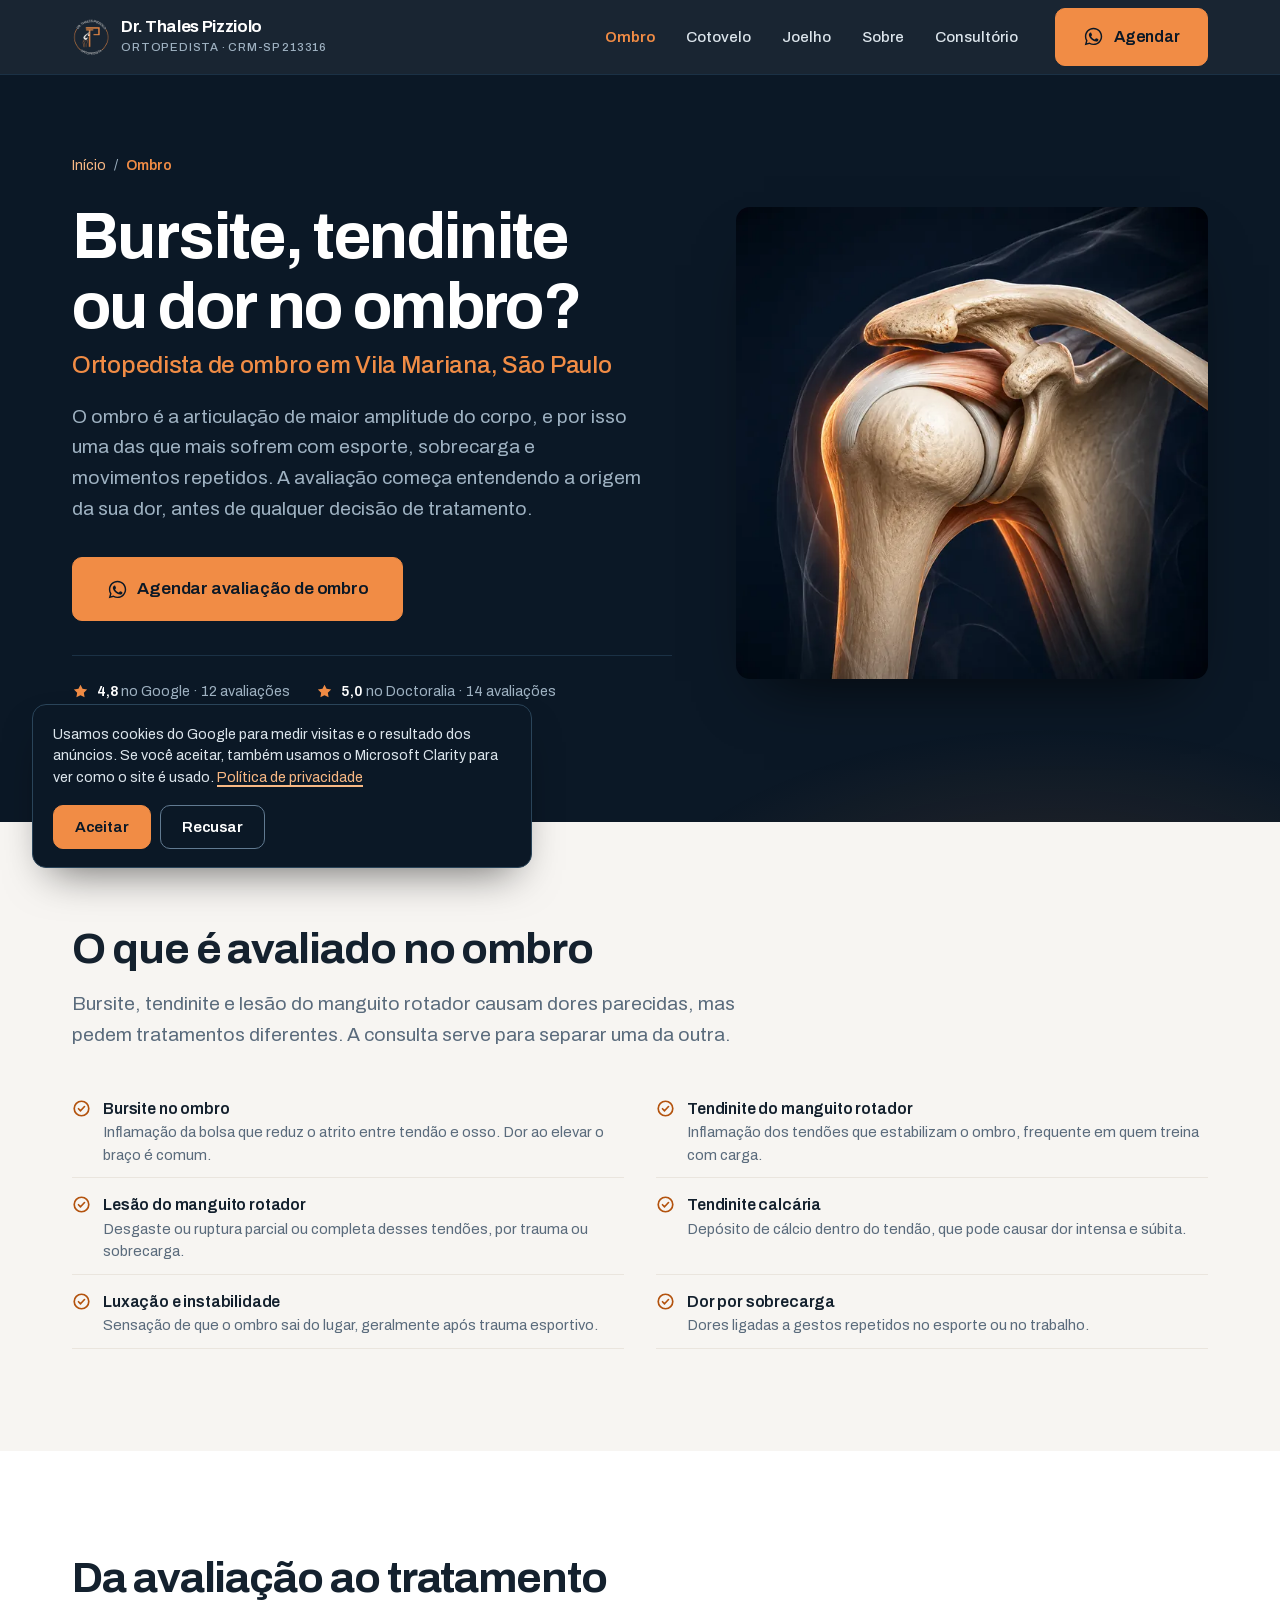
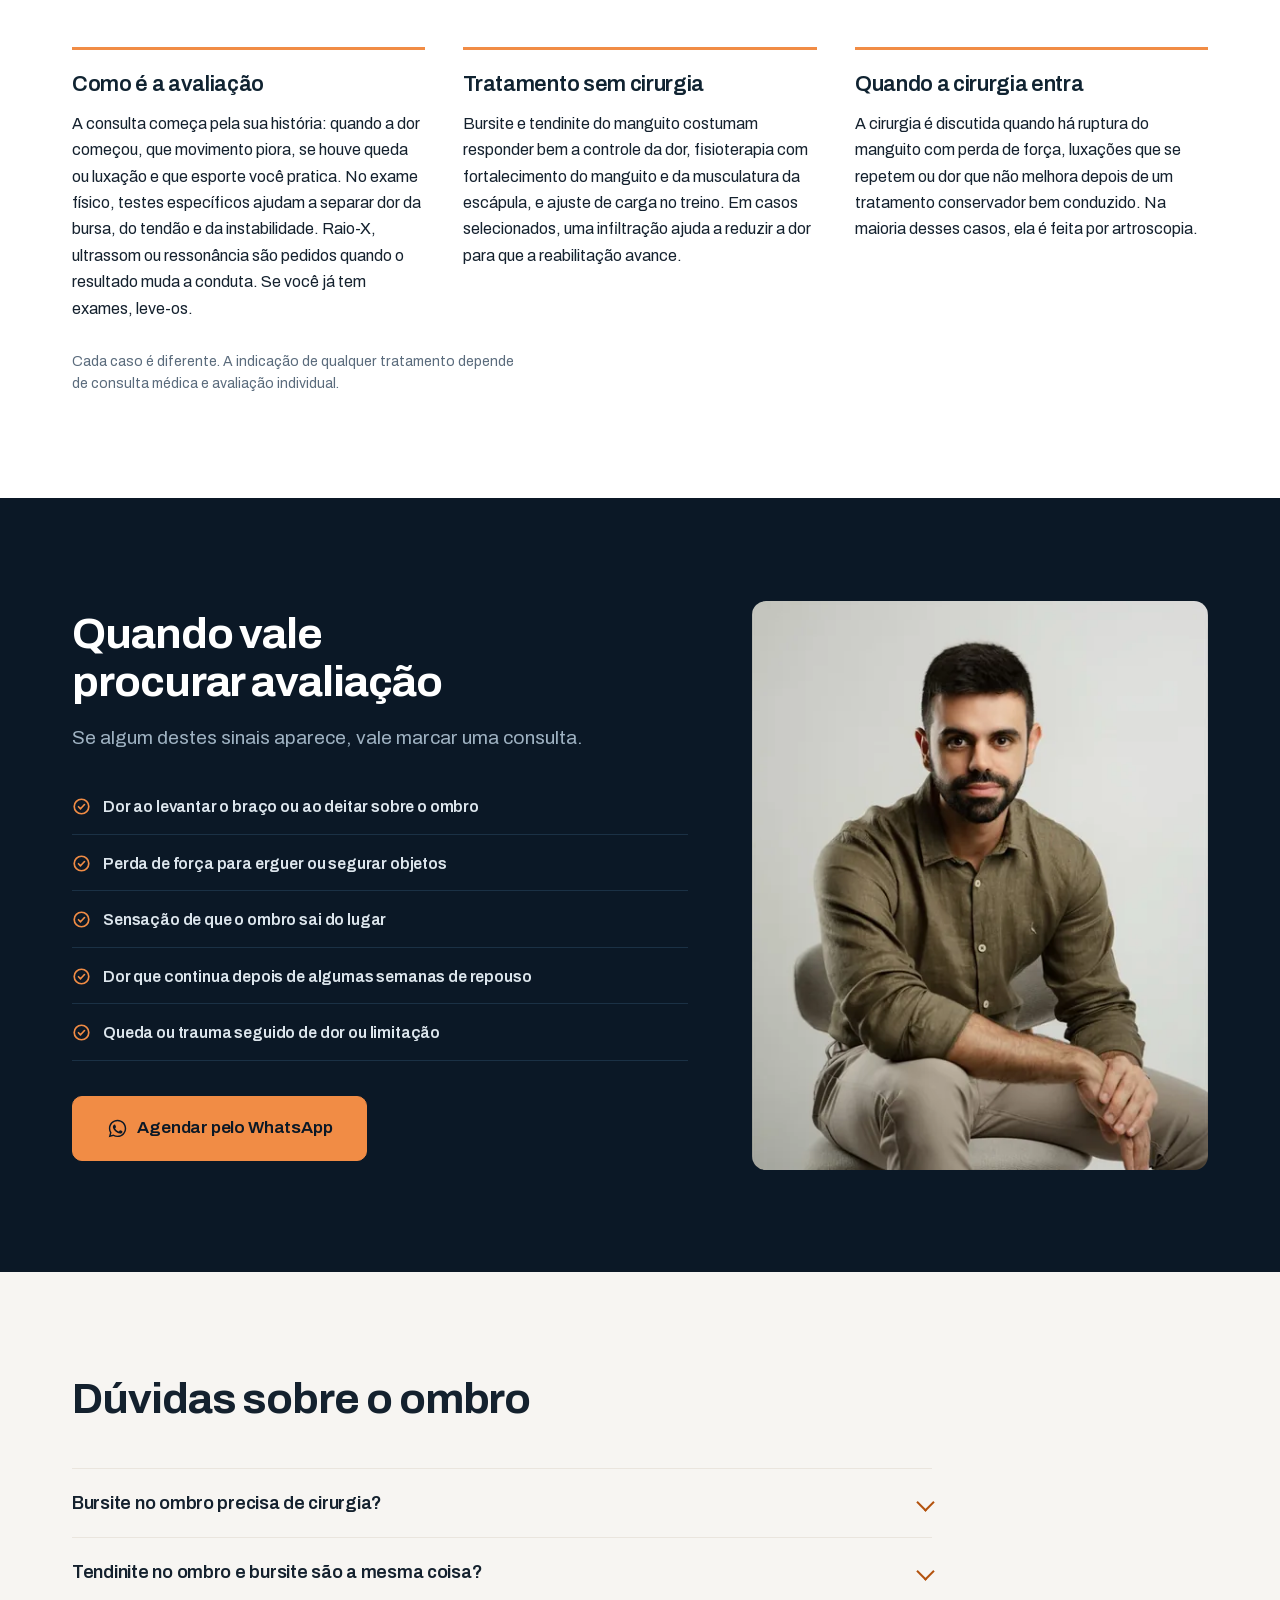
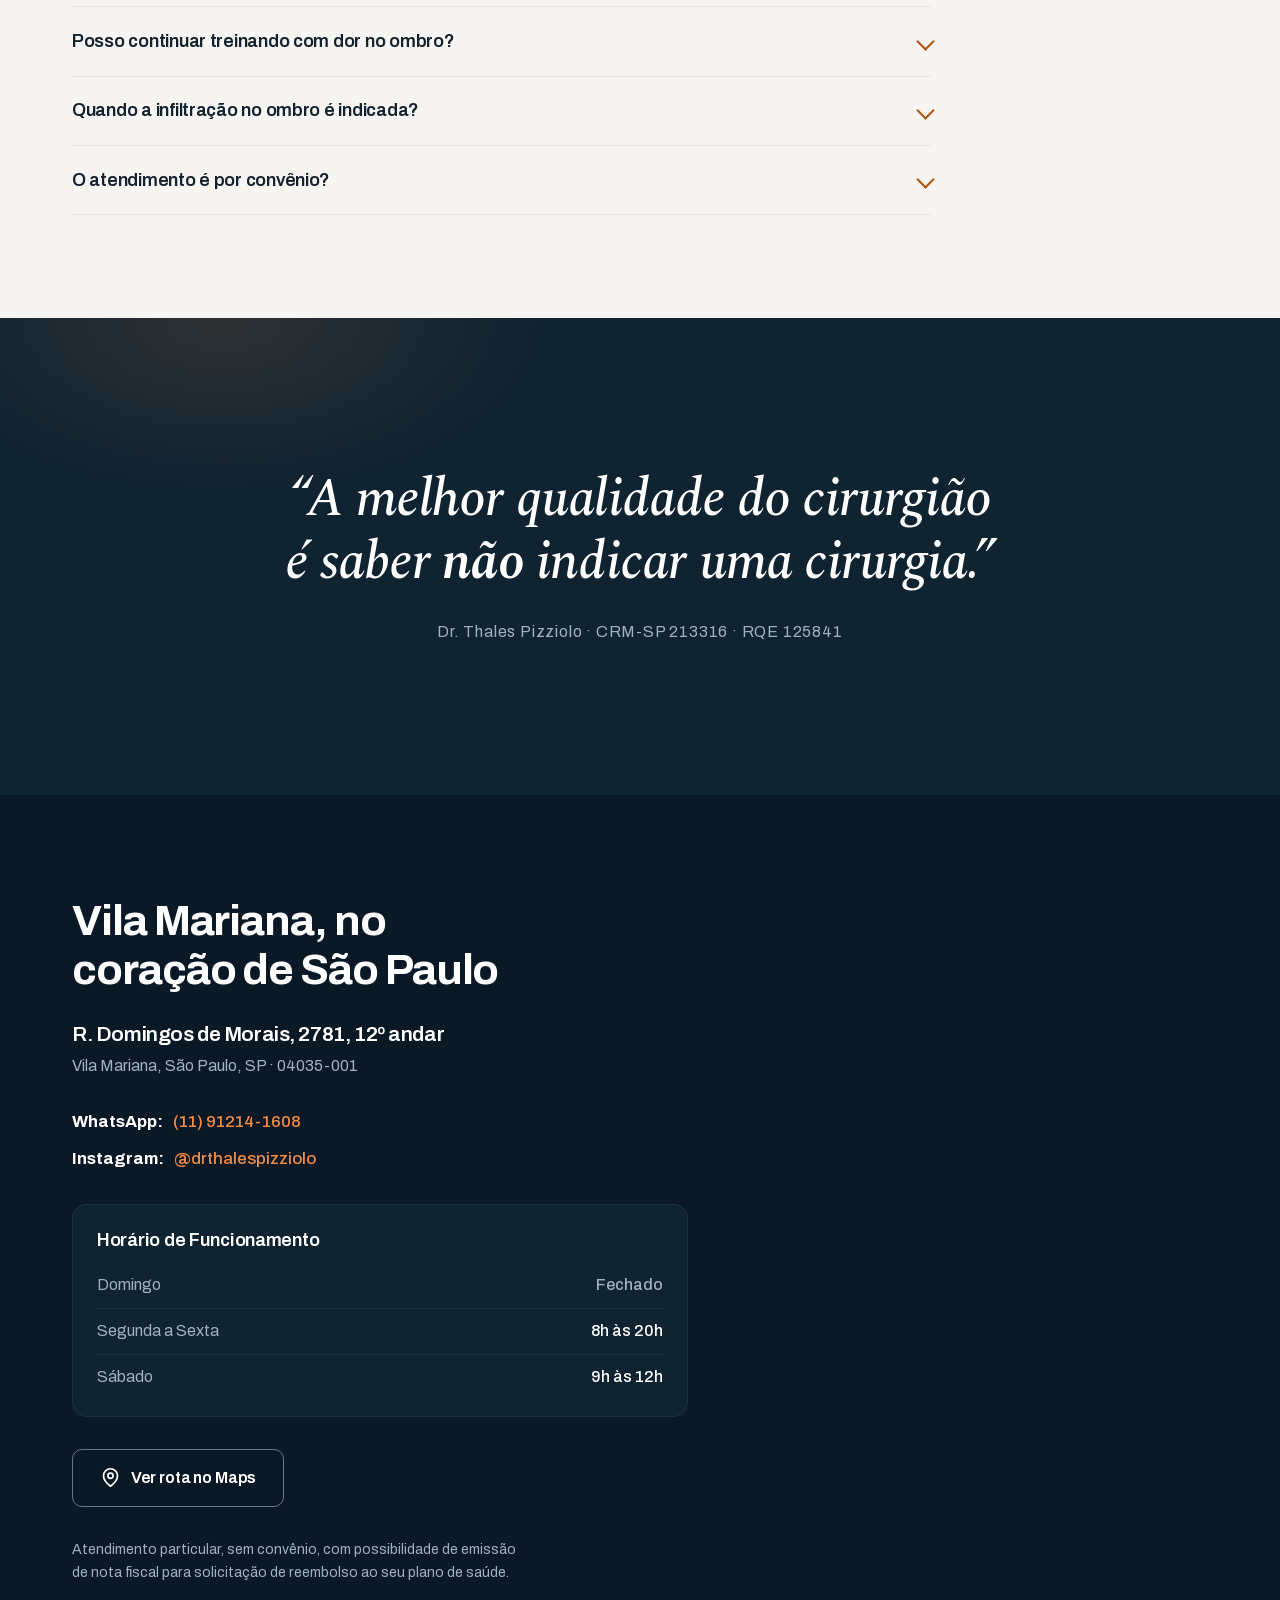
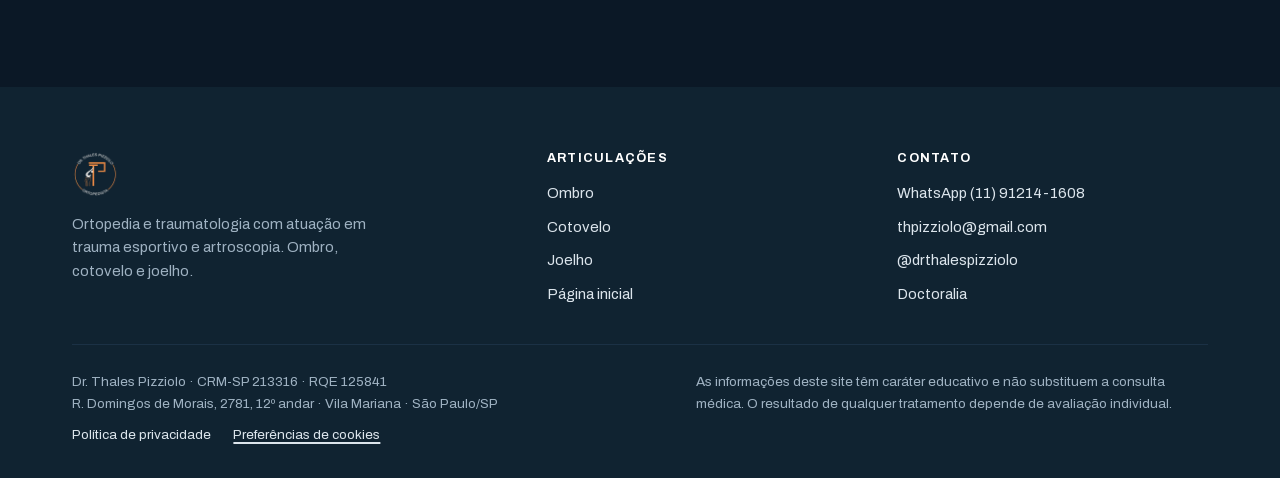
<file: public/ombro/index.html>
<!doctype html>
<html lang="pt-BR">
<head>
<meta charset="utf-8">
<meta name="viewport" content="width=device-width,initial-scale=1">
<title>Tratamento de Bursite e Tendinite no Ombro na Vila Mariana | Dr. Thales Pizziolo</title>
<meta name="description" content="Ortopedista de ombro na Vila Mariana, São Paulo. Avaliação de bursite, tendinite, manguito rotador e instabilidade. Tratamento conservador avaliado primeiro. CRM-SP 213316 / RQE 125841.">
<link rel="canonical" href="https://www.drthalespizziolo.com.br/ombro/">
<meta name="robots" content="index,follow,max-image-preview:large">
<meta name="geo.region" content="BR-SP">
<meta name="geo.placename" content="Vila Mariana, São Paulo">
<meta property="og:type" content="website">
<meta property="og:locale" content="pt_BR">
<meta property="og:site_name" content="Dr. Thales Pizziolo">
<meta property="og:title" content="Tratamento de Bursite e Tendinite no Ombro na Vila Mariana | Dr. Thales Pizziolo">
<meta property="og:description" content="Ortopedista de ombro na Vila Mariana, São Paulo. Avaliação de bursite, tendinite, manguito rotador e instabilidade. Tratamento conservador avaliado primeiro. CRM-SP 213316 / RQE 125841.">
<meta property="og:url" content="https://www.drthalespizziolo.com.br/ombro/">
<meta property="og:image" content="https://www.drthalespizziolo.com.br/assets/og-ombro.jpg">
<meta property="og:image:width" content="1200">
<meta property="og:image:height" content="630">
<meta name="twitter:card" content="summary_large_image">
<meta name="theme-color" content="#0B1826">
<link rel="icon" href="/favicon.ico" sizes="48x48">
<link rel="icon" href="../assets/icon-192.png" type="image/png" sizes="192x192">
<link rel="apple-touch-icon" href="/apple-touch-icon.png">
<link rel="preload" as="font" type="font/woff2" href="../assets/fonts/archivo-latin.woff2" crossorigin>
<link rel="stylesheet" href="../assets/style.css?v=cda1bb8e">
<script>
// Consentimento (Google Consent Mode v2), antes do GTM carregar.
// Medição do Google fica ligada até a pessoa recusar no aviso.
// Anúncio personalizado fica sempre desligado: é site de saúde.
// O Microsoft Clarity só carrega com "Aceitar" (evento consent_accept no GTM).
window.dataLayer=window.dataLayer||[];
function gtag(){dataLayer.push(arguments);}
(function(){
  var c=null;try{c=localStorage.getItem('tp_consent')}catch(e){}
  var g=c==='recusado'?'denied':'granted';
  gtag('consent','default',{ad_storage:g,analytics_storage:g,ad_user_data:g,ad_personalization:'denied'});
  gtag('set','ads_data_redaction',true);
  if(c==='aceito')dataLayer.push({event:'consent_accept'});
})();
</script>
<!-- Google Tag Manager -->
<script>(function(w,d,s,l,i){w[l]=w[l]||[];w[l].push({'gtm.start':new Date().getTime(),event:'gtm.js'});
var f=d.getElementsByTagName(s)[0],j=d.createElement(s),dl=l!='dataLayer'?'&l='+l:'';j.async=true;
j.src='https://www.googletagmanager.com/gtm.js?id='+i+dl;f.parentNode.insertBefore(j,f);})
(window,document,'script','dataLayer','GTM-WDB6CZFL');</script>
<script type="application/ld+json">{"@context": "https://schema.org", "@type": "Physician", "name": "Dr. Thales Pizziolo", "alternateName": "Thales Ramos Pizziolo", "medicalSpecialty": "https://schema.org/Musculoskeletal", "description": "Ortopedista e traumatologista (RQE 125841) com atuação em trauma esportivo e artroscopia. Atende ombro, cotovelo e joelho, a partir de 14 anos, em consultas particulares.", "url": "https://www.drthalespizziolo.com.br/", "image": "https://www.drthalespizziolo.com.br/assets/hero.jpg", "logo": "https://www.drthalespizziolo.com.br/assets/icon-192.png", "telephone": "+5511912141608", "email": "thpizziolo@gmail.com", "isAcceptingNewPatients": true, "address": {"@type": "PostalAddress", "streetAddress": "Rua Domingos de Morais, 2781, 12º andar, Edifício Artwork", "addressLocality": "São Paulo", "addressRegion": "SP", "postalCode": "04035-001", "addressCountry": "BR"}, "geo": {"@type": "GeoCoordinates", "latitude": -23.6009, "longitude": -46.6362}, "hasMap": "https://www.google.com/maps/search/?api=1&query=Rua%20Domingos%20de%20Morais%202781%20Vila%20Mariana%20S%C3%A3o%20Paulo", "openingHoursSpecification": [{"@type": "OpeningHoursSpecification", "dayOfWeek": ["Monday", "Tuesday", "Wednesday", "Thursday", "Friday"], "opens": "08:00", "closes": "20:00"}, {"@type": "OpeningHoursSpecification", "dayOfWeek": "Saturday", "opens": "09:00", "closes": "12:00"}], "areaServed": {"@type": "City", "name": "São Paulo"}, "sameAs": ["https://www.doctoralia.com.br/thales-pizziolo/ortopedista-traumatologista/sao-paulo", "https://www.instagram.com/drthalespizziolo"]}</script>
<script type="application/ld+json">{"@context": "https://schema.org", "@type": "FAQPage", "mainEntity": [{"@type": "Question", "name": "Bursite no ombro precisa de cirurgia?", "acceptedAnswer": {"@type": "Answer", "text": "Na maioria dos casos, não. A bursite costuma ser tratada de forma conservadora. A indicação de qualquer procedimento depende do diagnóstico e da avaliação individual."}}, {"@type": "Question", "name": "Tendinite no ombro e bursite são a mesma coisa?", "acceptedAnswer": {"@type": "Answer", "text": "Não. A tendinite afeta o tendão; a bursite afeta a bolsa que protege a articulação. Elas podem aparecer juntas, e a consulta serve justamente para diferenciar."}}, {"@type": "Question", "name": "Posso continuar treinando com dor no ombro?", "acceptedAnswer": {"@type": "Answer", "text": "Depende da lesão. Em muitos casos é possível adaptar o treino durante a recuperação, com orientação individualizada."}}, {"@type": "Question", "name": "Quando a infiltração no ombro é indicada?", "acceptedAnswer": {"@type": "Answer", "text": "Apenas em condições específicas e após avaliação. Infiltração não é indicada para qualquer dor."}}, {"@type": "Question", "name": "O atendimento é por convênio?", "acceptedAnswer": {"@type": "Answer", "text": "O atendimento é particular, sem convênio, com emissão de nota fiscal para você solicitar reembolso ao seu plano de saúde."}}]}</script>
<script type="application/ld+json">{"@context": "https://schema.org", "@type": "BreadcrumbList", "itemListElement": [{"@type": "ListItem", "position": 1, "name": "Início", "item": "https://www.drthalespizziolo.com.br/"}, {"@type": "ListItem", "position": 2, "name": "Ombro", "item": "https://www.drthalespizziolo.com.br/ombro/"}]}</script>
</head>
<body>
<noscript><iframe src="https://www.googletagmanager.com/ns.html?id=GTM-WDB6CZFL" height="0" width="0" style="display:none;visibility:hidden"></iframe></noscript>
<svg width="0" height="0" style="position:absolute" aria-hidden="true" focusable="false">
  <symbol id="i-wa" viewBox="0 0 24 24"><path fill="currentColor" d="M12.04 2C6.58 2 2.13 6.45 2.13 11.91c0 1.75.46 3.46 1.32 4.96L2 22l5.25-1.38c1.45.79 3.08 1.21 4.79 1.21 5.46 0 9.91-4.45 9.91-9.91S17.5 2 12.04 2m0 1.67c4.55 0 8.24 3.7 8.24 8.24s-3.69 8.25-8.24 8.25c-1.5 0-2.96-.4-4.24-1.16l-.3-.18-3.12.82.83-3.04-.19-.32a8.19 8.19 0 0 1-1.25-4.37c0-4.54 3.7-8.24 8.27-8.24m-3.7 4.1c-.18 0-.46.07-.7.33-.25.25-.94.92-.94 2.23 0 1.32.96 2.59 1.09 2.77.14.18 1.87 2.98 4.6 4.06 2.27.9 2.73.72 3.22.67.5-.04 1.6-.65 1.82-1.29.23-.63.23-1.18.16-1.29-.07-.11-.25-.18-.53-.32-.27-.14-1.6-.79-1.85-.88-.25-.09-.43-.14-.61.14-.18.27-.7.89-.86 1.07-.16.18-.32.2-.59.07-.27-.14-1.17-.43-2.23-1.38-.82-.73-1.38-1.63-1.54-1.9-.16-.28-.02-.43.11-.57.12-.13.32-.34.48-.52.16-.18.21-.3.32-.48.11-.18.05-.34-.02-.48-.07-.14-.6-1.47-.83-2-.18-.43-.37-.44-.53-.45h-.36Z"/></symbol>
  <symbol id="i-star" viewBox="0 0 24 24"><path fill="currentColor" d="M12 2.3l2.9 5.9 6.5.95-4.7 4.6 1.1 6.5-5.8-3.05-5.8 3.05 1.1-6.5-4.7-4.6 6.5-.95L12 2.3Z"/></symbol>
  <symbol id="i-arrow" viewBox="0 0 24 24"><path fill="none" stroke="currentColor" stroke-width="2.2" stroke-linecap="round" stroke-linejoin="round" d="M5 12h14M13 6l6 6-6 6"/></symbol>
  <symbol id="i-pin" viewBox="0 0 24 24"><g fill="none" stroke="currentColor" stroke-width="1.9" stroke-linecap="round" stroke-linejoin="round"><path d="M20 10c0 6-8 12-8 12s-8-6-8-12a8 8 0 0 1 16 0Z"/><circle cx="12" cy="10" r="3"/></g></symbol>
  <symbol id="i-check" viewBox="0 0 24 24"><g fill="none" stroke="currentColor" stroke-width="2.1" stroke-linecap="round" stroke-linejoin="round"><circle cx="12" cy="12" r="9.2"/><path d="m8.2 12.3 2.6 2.6 5-5.4"/></g></symbol>
</svg>
<a class="skip" href="#main">Ir para o conteúdo</a>
<header class="site-header">
  <div class="wrap">
    <a class="brand" href="../">
      <img src="../assets/logo-96.webp" alt="" width="38" height="38">
      <span class="visually-hidden">Dr. Thales Pizziolo, página inicial</span>
      <span class="brand-text" aria-hidden="true"><b class="brand-name">Dr. Thales Pizziolo</b><span class="brand-sub">Ortopedista · CRM-SP 213316</span></span>
    </a>
    <nav class="nav" aria-label="Principal">
      <a href="../ombro/" aria-current="page">Ombro</a>
      <a href="../cotovelo/">Cotovelo</a>
      <a href="../joelho/">Joelho</a>
      <a href="../#sobre">Sobre</a>
      <a href="../#consultorio">Consultório</a>
    </nav>
    <a class="btn btn-1 header-cta" href="https://wa.me/5511912141608?text=Ol%C3%A1%21%20Vim%20pelo%20Google%20e%20gostaria%20de%20saber%20mais%20sobre%20o%20tratamento%20de%20ombro."><svg aria-hidden="true" focusable="false"><use href="#i-wa"/></svg>Agendar</a>
  </div>
</header>
<main id="main">

<section class="hero hero-joint on-dark">
  <div class="wrap">
    <div>
      <nav class="crumbs rise" aria-label="Você está em"><a href="../">Início</a><span aria-hidden="true">/</span><span aria-current="page">Ombro</span></nav>
      <h1 class="rise">
        Bursite, tendinite ou dor no ombro?
        <span class="seo">Ortopedista de ombro em Vila Mariana, São Paulo</span>
      </h1>
      <p class="lede rise rise-2">O ombro é a articulação de maior amplitude do corpo, e por isso uma das que mais sofrem com esporte, sobrecarga e movimentos repetidos. A avaliação começa entendendo a origem da sua dor, antes de qualquer decisão de tratamento.</p>
      <div class="hero-actions rise rise-3">
        <a class="btn btn-1 btn-lg" href="https://wa.me/5511912141608?text=Ol%C3%A1%21%20Vim%20pelo%20Google%20e%20gostaria%20de%20saber%20mais%20sobre%20o%20tratamento%20de%20ombro."><svg aria-hidden="true" focusable="false"><use href="#i-wa"/></svg>Agendar avaliação de ombro</a>
      </div>
      <div class="rise rise-4"><div class="trust">
        <a class="trust-item" href="https://www.google.com/search?q=Dr.+Thales+Pizziolo+ortopedista" target="_blank" rel="noopener"><svg aria-hidden="true" focusable="false"><use href="#i-star"/></svg><span><b>4,8</b> no Google · 12 avaliações</span></a>
        <a class="trust-item" href="https://www.doctoralia.com.br/thales-pizziolo/ortopedista-traumatologista/sao-paulo" target="_blank" rel="noopener"><svg aria-hidden="true" focusable="false"><use href="#i-star"/></svg><span><b>5,0</b> no Doctoralia · 14 avaliações</span></a>
        <span class="trust-cred">CRM-SP 213316 · RQE 125841</span>
      </div></div>
    </div>
    <figure class="hero-figure hero-figure-joint rise rise-2" style="margin:0">
      <img src="../assets/joint-shoulder-640.webp" srcset="../assets/joint-shoulder-320.webp 320w, ../assets/joint-shoulder-640.webp 640w" sizes="(max-width: 900px) 260px, 470px" alt="Ilustração anatômica da articulação do ombro" width="640" height="640" fetchpriority="high">
    </figure>
  </div>
</section>

<section id="condicoes">
  <div class="wrap">
    <h2>O que é avaliado no ombro</h2>
    <p class="lede" style="margin-top:1rem">Bursite, tendinite e lesão do manguito rotador causam dores parecidas, mas pedem tratamentos diferentes. A consulta serve para separar uma da outra.</p>
    <ul class="conds">
      <li><svg aria-hidden="true" focusable="false"><use href="#i-check"/></svg><div><strong>Bursite no ombro</strong><em>Inflamação da bolsa que reduz o atrito entre tendão e osso. Dor ao elevar o braço é comum.</em></div></li>
      <li><svg aria-hidden="true" focusable="false"><use href="#i-check"/></svg><div><strong>Tendinite do manguito rotador</strong><em>Inflamação dos tendões que estabilizam o ombro, frequente em quem treina com carga.</em></div></li>
      <li><svg aria-hidden="true" focusable="false"><use href="#i-check"/></svg><div><strong>Lesão do manguito rotador</strong><em>Desgaste ou ruptura parcial ou completa desses tendões, por trauma ou sobrecarga.</em></div></li>
      <li><svg aria-hidden="true" focusable="false"><use href="#i-check"/></svg><div><strong>Tendinite calcária</strong><em>Depósito de cálcio dentro do tendão, que pode causar dor intensa e súbita.</em></div></li>
      <li><svg aria-hidden="true" focusable="false"><use href="#i-check"/></svg><div><strong>Luxação e instabilidade</strong><em>Sensação de que o ombro sai do lugar, geralmente após trauma esportivo.</em></div></li>
      <li><svg aria-hidden="true" focusable="false"><use href="#i-check"/></svg><div><strong>Dor por sobrecarga</strong><em>Dores ligadas a gestos repetidos no esporte ou no trabalho.</em></div></li>
    </ul>
  </div>
</section>

<section id="tratamento" style="background:#fff">
  <div class="wrap">
    <h2>Da avaliação ao tratamento</h2>
    <div class="etapas">
      <article class="etapa">
        <h3>Como é a avaliação</h3>
        <p>A consulta começa pela sua história: quando a dor começou, que movimento piora, se houve queda ou luxação e que esporte você pratica. No exame físico, testes específicos ajudam a separar dor da bursa, do tendão e da instabilidade. Raio-X, ultrassom ou ressonância são pedidos quando o resultado muda a conduta. Se você já tem exames, leve-os.</p>
      </article>
      <article class="etapa">
        <h3>Tratamento sem cirurgia</h3>
        <p>Bursite e tendinite do manguito costumam responder bem a controle da dor, fisioterapia com fortalecimento do manguito e da musculatura da escápula, e ajuste de carga no treino. Em casos selecionados, uma infiltração ajuda a reduzir a dor para que a reabilitação avance.</p>
      </article>
      <article class="etapa">
        <h3>Quando a cirurgia entra</h3>
        <p>A cirurgia é discutida quando há ruptura do manguito com perda de força, luxações que se repetem ou dor que não melhora depois de um tratamento conservador bem conduzido. Na maioria desses casos, ela é feita por artroscopia.</p>
      </article>
    </div>
    <p class="note" style="color:var(--muted)">Cada caso é diferente. A indicação de qualquer tratamento depende de consulta médica e avaliação individual.</p>
  </div>
</section>

<section class="on-dark">
  <div class="wrap split flip">
    <div>
      <h2>Quando vale procurar avaliação</h2>
      <p class="lede" style="margin-top:1rem">Se algum destes sinais aparece, vale marcar uma consulta.</p>
      <ul class="conds conds-1">
        <li><svg aria-hidden="true" focusable="false"><use href="#i-check"/></svg><div><strong>Dor ao levantar o braço ou ao deitar sobre o ombro</strong></div></li>
        <li><svg aria-hidden="true" focusable="false"><use href="#i-check"/></svg><div><strong>Perda de força para erguer ou segurar objetos</strong></div></li>
        <li><svg aria-hidden="true" focusable="false"><use href="#i-check"/></svg><div><strong>Sensação de que o ombro sai do lugar</strong></div></li>
        <li><svg aria-hidden="true" focusable="false"><use href="#i-check"/></svg><div><strong>Dor que continua depois de algumas semanas de repouso</strong></div></li>
        <li><svg aria-hidden="true" focusable="false"><use href="#i-check"/></svg><div><strong>Queda ou trauma seguido de dor ou limitação</strong></div></li>
      </ul>
      <div class="hero-actions" style="margin-top:2.2rem;margin-bottom:0">
        <a class="btn btn-1 btn-lg" href="https://wa.me/5511912141608?text=Ol%C3%A1%21%20Vim%20pelo%20Google%20e%20gostaria%20de%20saber%20mais%20sobre%20o%20tratamento%20de%20ombro."><svg aria-hidden="true" focusable="false"><use href="#i-wa"/></svg>Agendar pelo WhatsApp</a>
      </div>
    </div>
    <figure class="split-figure" style="margin:0">
      <img src="../assets/retrato-casual-800.webp" srcset="../assets/retrato-casual-480.webp 480w, ../assets/retrato-casual-800.webp 800w" sizes="(max-width: 880px) min(390px, calc(100vw - 2.5rem)), 460px" alt="Dr. Thales Pizziolo" width="800" height="1200" loading="lazy" decoding="async">
    </figure>
  </div>
</section>

<section id="faq" style="background:var(--bone)">
  <div class="wrap">
    <h2>Dúvidas sobre o ombro</h2>
    <div class="faq">
      <details>
        <summary>Bursite no ombro precisa de cirurgia?</summary>
        <p class="answer">Na maioria dos casos, não. A bursite costuma ser tratada de forma conservadora. A indicação de qualquer procedimento depende do diagnóstico e da avaliação individual.</p>
      </details>
      <details>
        <summary>Tendinite no ombro e bursite são a mesma coisa?</summary>
        <p class="answer">Não. A tendinite afeta o tendão; a bursite afeta a bolsa que protege a articulação. Elas podem aparecer juntas, e a consulta serve justamente para diferenciar.</p>
      </details>
      <details>
        <summary>Posso continuar treinando com dor no ombro?</summary>
        <p class="answer">Depende da lesão. Em muitos casos é possível adaptar o treino durante a recuperação, com orientação individualizada.</p>
      </details>
      <details>
        <summary>Quando a infiltração no ombro é indicada?</summary>
        <p class="answer">Apenas em condições específicas e após avaliação. Infiltração não é indicada para qualquer dor.</p>
      </details>
      <details>
        <summary>O atendimento é por convênio?</summary>
        <p class="answer">O atendimento é particular, sem convênio, com emissão de nota fiscal para você solicitar reembolso ao seu plano de saúde.</p>
      </details>
    </div>
  </div>
</section>

<section class="stance on-dark">
  <div class="wrap">
    <figure style="margin:0; padding: 3rem 1rem;">
      <blockquote style="margin:0; font-family: 'Spectral', serif; font-size: clamp(2rem, 4vw, 3rem); font-style: italic; line-height: 1.25; text-align: center; font-weight: 500; color: var(--orange);"><q>A melhor qualidade do cirurgião é saber <em style="font-weight: 600; color: #fff;">não</em> indicar uma cirurgia.</q></blockquote>
      <figcaption style="text-align: center; margin-top: 1.5rem; font-size: 1rem; color: var(--on-navy-muted); letter-spacing: 0.05em;">Dr. Thales Pizziolo · CRM-SP 213316 · RQE 125841</figcaption>
    </figure>
  </div>
</section>

<section id="consultorio" class="on-dark">
  <div class="wrap split flip">
    <div>
      <h2>Vila Mariana, no coração de São Paulo</h2>
      <address class="addr">
        <span class="street">R. Domingos de Morais, 2781, 12º andar</span>
        <span class="more">Vila Mariana, São Paulo, SP · 04035-001</span>
      </address>

      <div style="margin-top: 1.8rem;">
        <p style="margin-bottom: 0.6rem; display: flex; align-items: center; gap: 0.6rem; font-size: 1.05rem;">
          <strong style="color: #fff;">WhatsApp:</strong>
          <a href="https://wa.me/5511912141608?text=Ol%C3%A1%21%20Vim%20pelo%20Google%20e%20gostaria%20de%20saber%20mais%20sobre%20o%20tratamento%20de%20ombro." style="color: var(--orange); text-decoration: none; font-weight: 500;">(11) 91214-1608</a>
        </p>
        <p style="margin-bottom: 0.6rem; display: flex; align-items: center; gap: 0.6rem; font-size: 1.05rem;">
          <strong style="color: #fff;">Instagram:</strong>
          <a href="https://www.instagram.com/drthalespizziolo/" target="_blank" rel="noopener" style="color: var(--orange); text-decoration: none; font-weight: 500;">@drthalespizziolo</a>
        </p>
      </div>

      <div style="margin-top: 2rem; background: var(--navy-800); padding: 1.5rem; border-radius: var(--r); border: 1px solid var(--navy-700);">
        <h3 style="font-size: 1.15rem; color: #fff; margin-bottom: 1.2rem; display: flex; align-items: center; gap: 0.5rem;">Horário de Funcionamento</h3>
        <ul style="list-style: none; padding: 0; margin: 0; color: var(--on-navy-muted); font-size: 1rem; line-height: 1.8;">
          <li style="display: flex; justify-content: space-between; border-bottom: 1px solid var(--navy-700); padding-bottom: 0.5rem; margin-bottom: 0.5rem;"><span>Domingo</span> <span style="font-weight: 500;">Fechado</span></li>
          <li style="display: flex; justify-content: space-between; border-bottom: 1px solid var(--navy-700); padding-bottom: 0.5rem; margin-bottom: 0.5rem;"><span>Segunda a Sexta</span> <span style="font-weight: 500; color: #fff;">8h às 20h</span></li>
          <li style="display: flex; justify-content: space-between;"><span>Sábado</span> <span style="font-weight: 500; color: #fff;">9h às 12h</span></li>
        </ul>
      </div>

      <div class="hero-actions" style="margin-top:2rem;margin-bottom:0">
        <a class="btn btn-2" href="https://www.google.com/maps/search/?api=1&query=Rua%20Domingos%20de%20Morais%202781%20Vila%20Mariana%20S%C3%A3o%20Paulo" target="_blank" rel="noopener"><svg aria-hidden="true" focusable="false"><use href="#i-pin"/></svg>Ver rota no Maps</a>
      </div>

      <p class="note" style="margin-top: 2rem;">Atendimento particular, sem convênio, com possibilidade de emissão de nota fiscal para solicitação de reembolso ao seu plano de saúde.</p>
    </div>
    <figure class="split-figure" style="margin:0; display: flex; flex-direction: column; min-height: 500px;">
      <iframe src="https://www.google.com/maps/embed?pb=!1m18!1m12!1m3!1d3656.368524317135!2d-46.63806452377519!3d-23.59114787878036!2m3!1f0!2f0!3f0!3m2!1i1024!2i768!4f13.1!3m3!1m2!1s0x94ce5a2b0e77d949%3A0xc3c57053e144a2b9!2sR.%20Domingos%20de%20Morais%2C%202781%20-%20Vila%20Mariana%2C%20S%C3%A3o%20Paulo%20-%20SP%2C%2004035-001!5e0!3m2!1spt-BR!2sbr!4v1714152345678!5m2!1spt-BR!2sbr" width="100%" height="100%" style="border:0; border-radius: var(--r); min-height: 400px; flex-grow: 1;" allowfullscreen="" loading="lazy" referrerpolicy="no-referrer-when-downgrade" title="Mapa do consultório no Google Maps"></iframe>
    </figure>
  </div>
</section>

</main>

<footer class="site-footer">
  <div class="wrap">
    <div class="foot-grid">
      <div class="foot-brand">
        <img src="../assets/logo-96.webp" alt="" width="46" height="46" loading="lazy">
        <p>Ortopedia e traumatologia com atuação em trauma esportivo e artroscopia. Ombro, cotovelo e joelho.</p>
      </div>
      <nav aria-label="Articulações">
        <h2 class="foot-h">Articulações</h2>
        <ul>
          <li><a href="../ombro/">Ombro</a></li>
          <li><a href="../cotovelo/">Cotovelo</a></li>
          <li><a href="../joelho/">Joelho</a></li>
          <li><a href="../">Página inicial</a></li>
        </ul>
      </nav>
      <div>
        <h2 class="foot-h">Contato</h2>
        <ul>
          <li><a href="https://wa.me/5511912141608?text=Ol%C3%A1%21%20Vim%20pelo%20Google%20e%20gostaria%20de%20saber%20mais%20sobre%20o%20tratamento%20de%20ombro.">WhatsApp (11) 91214-1608</a></li>
          <li><a href="mailto:thpizziolo@gmail.com">thpizziolo@gmail.com</a></li>
          <li><a href="https://www.instagram.com/drthalespizziolo" target="_blank" rel="noopener">@drthalespizziolo</a></li>
          <li><a href="https://www.doctoralia.com.br/thales-pizziolo/ortopedista-traumatologista/sao-paulo" target="_blank" rel="noopener">Doctoralia</a></li>
        </ul>
      </div>
    </div>
    <div class="foot-legal">
      <p>Dr. Thales Pizziolo · CRM-SP 213316 · RQE 125841<br>R. Domingos de Morais, 2781, 12º andar · Vila Mariana · São Paulo/SP</p>
      <p>As informações deste site têm caráter educativo e não substituem a consulta médica. O resultado de qualquer tratamento depende de avaliação individual.</p>
      <p class="foot-links"><a href="../privacidade/">Política de privacidade</a><button type="button" class="link-btn" data-cookie-prefs>Preferências de cookies</button></p>
    </div>
  </div>
</footer>

<div class="dock is-hidden">
  <a class="btn btn-1" href="https://wa.me/5511912141608?text=Ol%C3%A1%21%20Vim%20pelo%20Google%20e%20gostaria%20de%20saber%20mais%20sobre%20o%20tratamento%20de%20ombro."><svg aria-hidden="true" focusable="false"><use href="#i-wa"/></svg>Agendar pelo WhatsApp</a>
</div>

<div class="cookie" id="cookie" role="region" aria-label="Aviso de cookies" hidden>
  <p>Usamos cookies do Google para medir visitas e o resultado dos anúncios. Se você aceitar, também usamos o Microsoft Clarity para ver como o site é usado. <a href="../privacidade/">Política de privacidade</a></p>
  <div class="cookie-btns">
    <button type="button" class="btn btn-1" data-consent="aceito">Aceitar</button>
    <button type="button" class="btn btn-2" data-consent="recusado">Recusar</button>
  </div>
</div>

<script>
(function(){
  var els=document.querySelectorAll('.reveal');
  if(!('IntersectionObserver' in window)||window.matchMedia('(prefers-reduced-motion: reduce)').matches){
    els.forEach(function(el){el.classList.add('seen')});return;
  }
  var io=new IntersectionObserver(function(es){es.forEach(function(e){
    if(e.isIntersecting){e.target.classList.add('seen');io.unobserve(e.target)}
  })},{threshold:.14,rootMargin:'0px 0px -6% 0px'});
  els.forEach(function(el,i){el.style.transitionDelay=(i%3*80)+'ms';io.observe(el)});
})();
(function(){
  // Barra fixa do mobile: aparece só quando nenhum botão laranja do conteúdo
  // está na tela. Nunca dois "Agendar" idênticos visíveis ao mesmo tempo.
  var dock=document.querySelector('.dock');
  if(!dock) return;
  var ctas=document.querySelectorAll('main .btn-1');
  if(!ctas.length||!('IntersectionObserver' in window)){dock.classList.remove('is-hidden');return;}
  var vis=new Set();
  var obs=new IntersectionObserver(function(es){
    es.forEach(function(e){ e.isIntersecting ? vis.add(e.target) : vis.delete(e.target); });
    dock.classList.toggle('is-hidden', vis.size>0);
  },{threshold:0});
  ctas.forEach(function(c){ obs.observe(c); });
})();
(function(){
  // Aviso de cookies. A escolha fica no localStorage (tp_consent) e o
  // <head> a lê antes do GTM em toda página.
  var box=document.getElementById('cookie');
  if(!box) return;
  var c=null;try{c=localStorage.getItem('tp_consent')}catch(e){}
  function abrir(){box.hidden=false;document.body.classList.add('cookie-open')}
  function fechar(){box.hidden=true;document.body.classList.remove('cookie-open')}
  function apagar(){
    // ao recusar, remove os cookies de medição que já existiam
    var dom=['', '; domain=.drthalespizziolo.com.br', '; domain=www.drthalespizziolo.com.br'];
    document.cookie.split(';').forEach(function(k){
      var n=k.split('=')[0].trim();
      if(/^(_ga|_gid|_gcl_|_clck|_clsk)/.test(n)) dom.forEach(function(d){
        document.cookie=n+'=; expires=Thu, 01 Jan 1970 00:00:00 GMT; path=/'+d;
      });
    });
  }
  if(!c) abrir();
  box.addEventListener('click',function(e){
    var b=e.target.closest('[data-consent]');
    if(!b) return;
    var v=b.getAttribute('data-consent');
    try{localStorage.setItem('tp_consent',v)}catch(err){}
    var g=v==='aceito'?'granted':'denied';
    gtag('consent','update',{ad_storage:g,analytics_storage:g,ad_user_data:g,ad_personalization:'denied'});
    if(v==='aceito'&&c!=='aceito') dataLayer.push({event:'consent_accept'});
    if(v==='recusado'){
      try{if(window.clarity) window.clarity('consent',false)}catch(err){}
      apagar();
    }
    c=v;fechar();
  });
  document.querySelectorAll('[data-cookie-prefs]').forEach(function(a){
    a.addEventListener('click',function(e){e.preventDefault();abrir();box.querySelector('button').focus();});
  });
})();
</script>
</body>
</html>
</file>
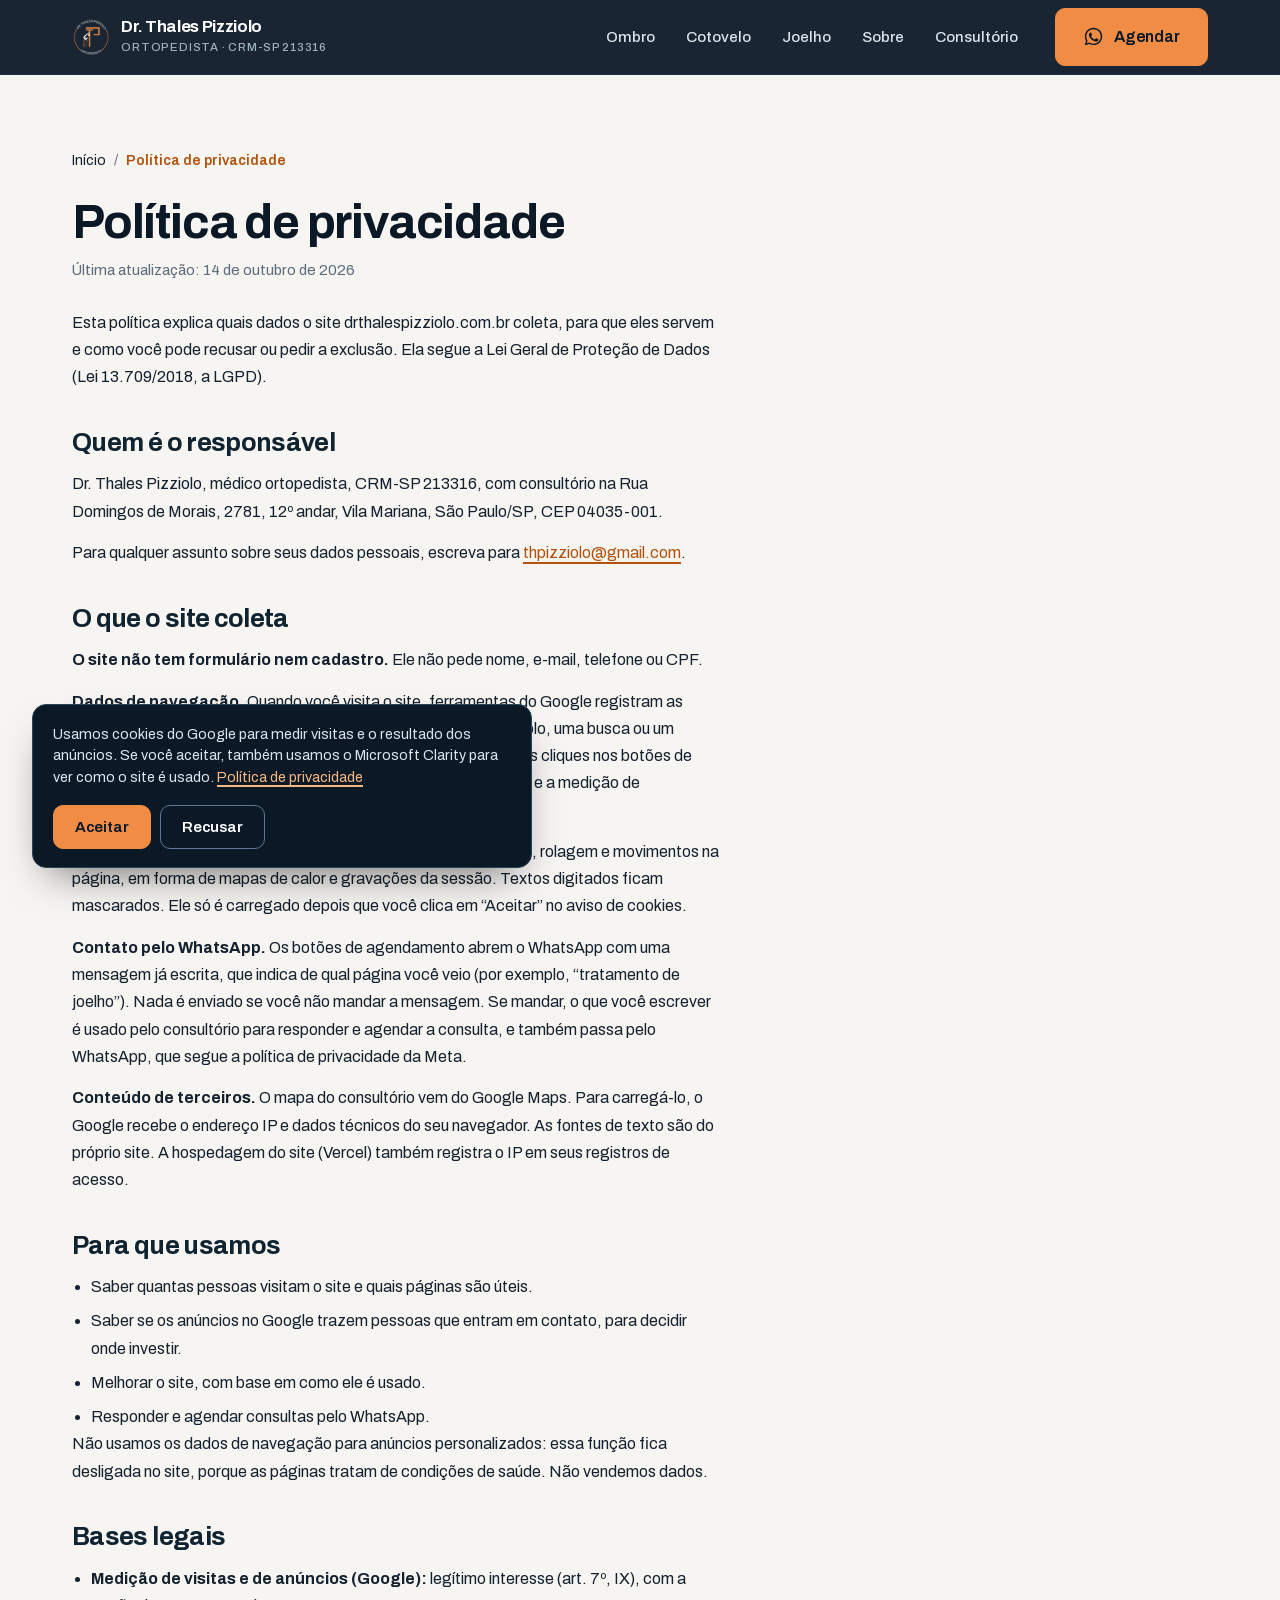
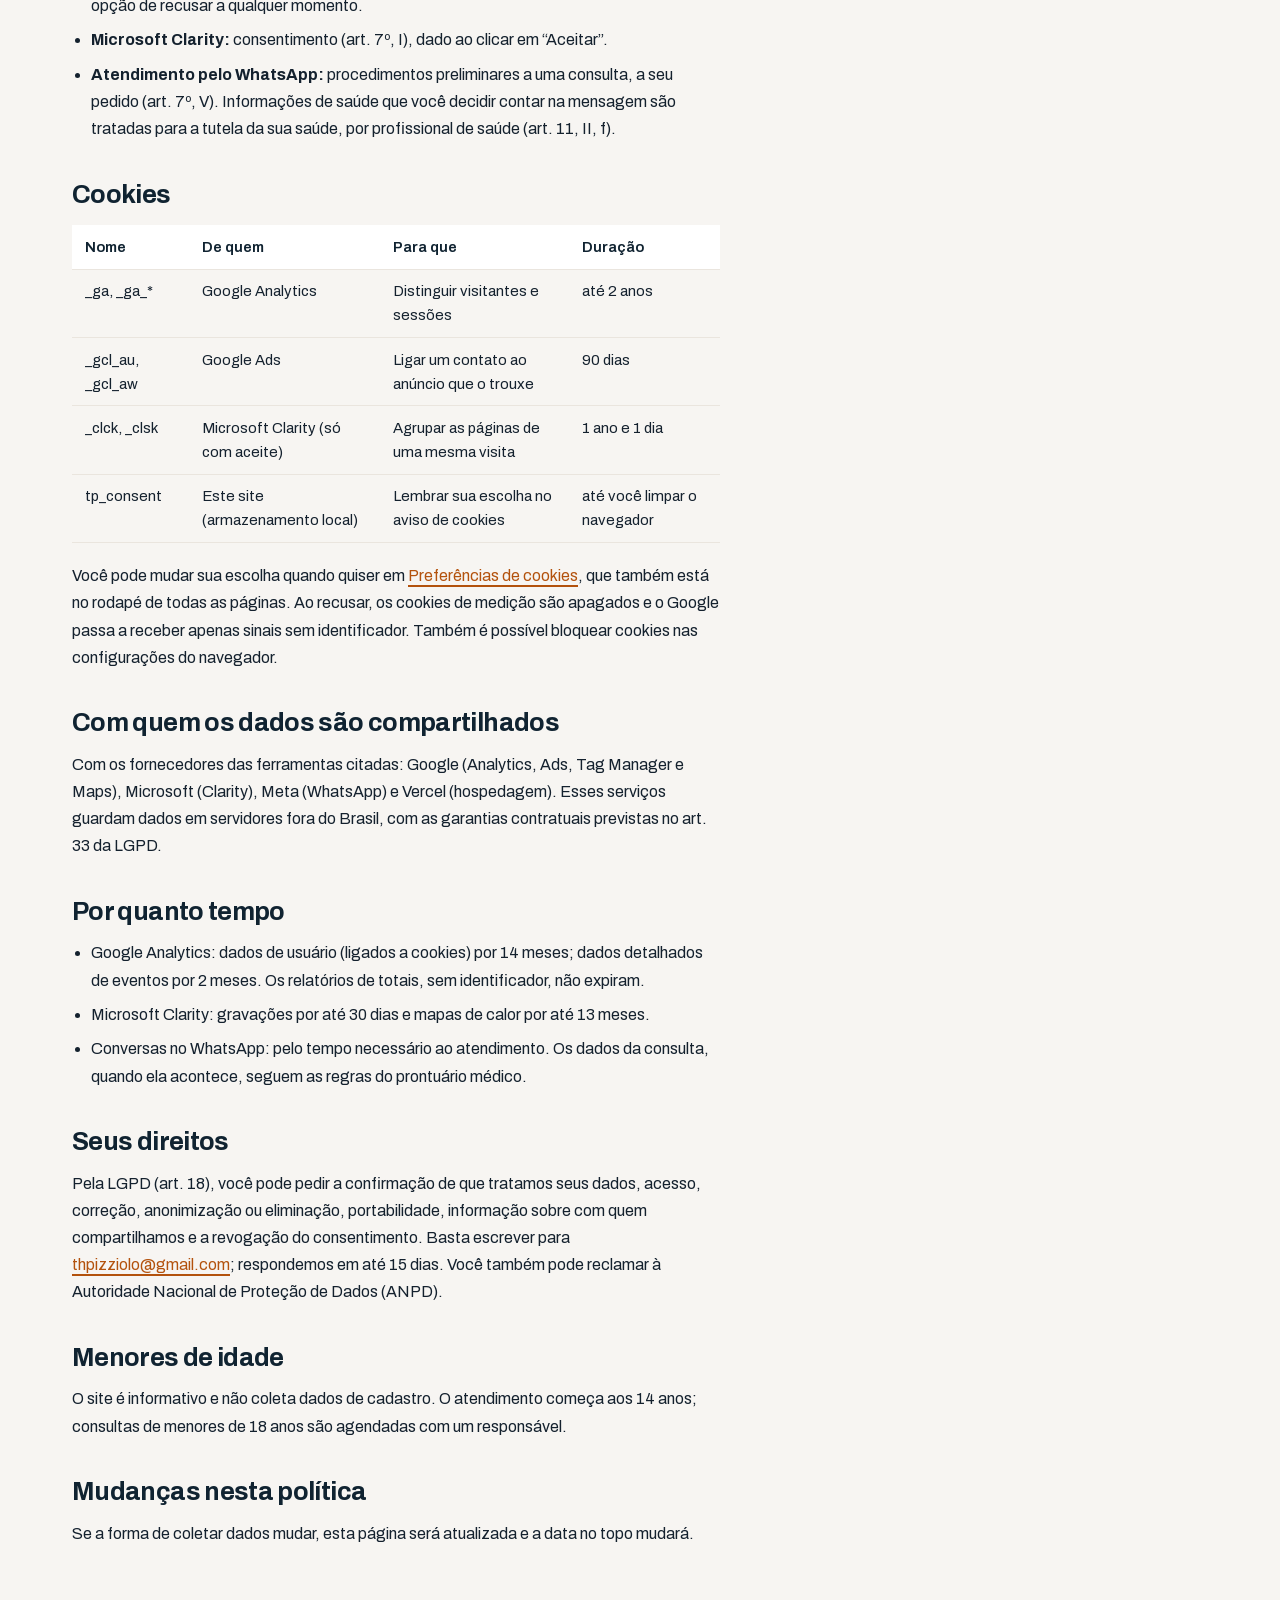
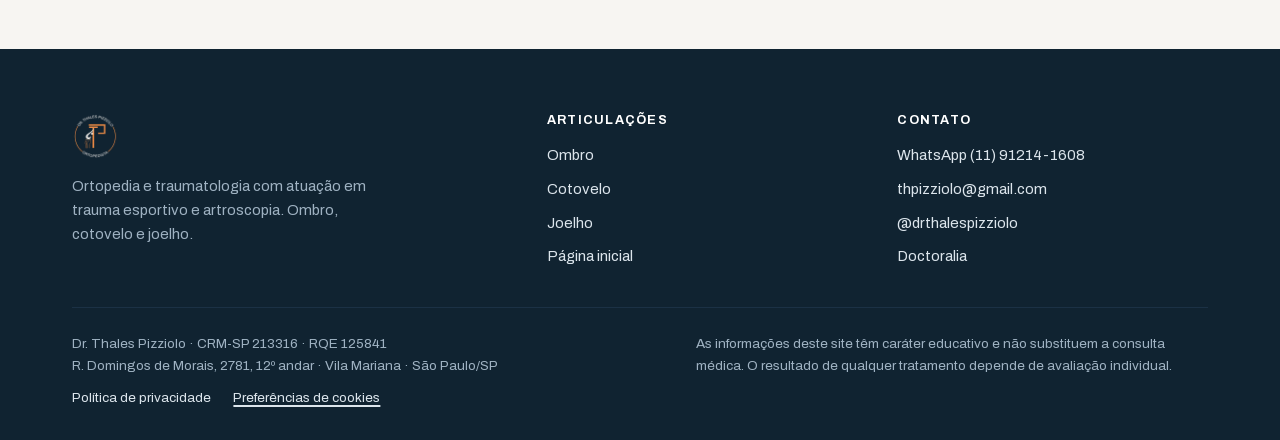
<file: public/privacidade/index.html>
<!doctype html>
<html lang="pt-BR">
<head>
<meta charset="utf-8">
<meta name="viewport" content="width=device-width,initial-scale=1">
<title>Política de privacidade | Dr. Thales Pizziolo</title>
<meta name="description" content="Quais dados o site do Dr. Thales Pizziolo coleta, para que servem e como recusar ou pedir a exclusão, conforme a LGPD.">
<link rel="canonical" href="https://www.drthalespizziolo.com.br/privacidade/">
<meta name="robots" content="index,follow,max-image-preview:large">
<meta name="geo.region" content="BR-SP">
<meta name="geo.placename" content="Vila Mariana, São Paulo">
<meta property="og:type" content="website">
<meta property="og:locale" content="pt_BR">
<meta property="og:site_name" content="Dr. Thales Pizziolo">
<meta property="og:title" content="Política de privacidade | Dr. Thales Pizziolo">
<meta property="og:description" content="Quais dados o site do Dr. Thales Pizziolo coleta, para que servem e como recusar ou pedir a exclusão, conforme a LGPD.">
<meta property="og:url" content="https://www.drthalespizziolo.com.br/privacidade/">
<meta property="og:image" content="https://www.drthalespizziolo.com.br/assets/og-home.jpg">
<meta property="og:image:width" content="1200">
<meta property="og:image:height" content="630">
<meta name="twitter:card" content="summary_large_image">
<meta name="theme-color" content="#0B1826">
<link rel="icon" href="/favicon.ico" sizes="48x48">
<link rel="icon" href="../assets/icon-192.png" type="image/png" sizes="192x192">
<link rel="apple-touch-icon" href="/apple-touch-icon.png">
<link rel="preload" as="font" type="font/woff2" href="../assets/fonts/archivo-latin.woff2" crossorigin>
<link rel="stylesheet" href="../assets/style.css?v=cda1bb8e">
<script>
// Consentimento (Google Consent Mode v2), antes do GTM carregar.
// Medição do Google fica ligada até a pessoa recusar no aviso.
// Anúncio personalizado fica sempre desligado: é site de saúde.
// O Microsoft Clarity só carrega com "Aceitar" (evento consent_accept no GTM).
window.dataLayer=window.dataLayer||[];
function gtag(){dataLayer.push(arguments);}
(function(){
  var c=null;try{c=localStorage.getItem('tp_consent')}catch(e){}
  var g=c==='recusado'?'denied':'granted';
  gtag('consent','default',{ad_storage:g,analytics_storage:g,ad_user_data:g,ad_personalization:'denied'});
  gtag('set','ads_data_redaction',true);
  if(c==='aceito')dataLayer.push({event:'consent_accept'});
})();
</script>
<!-- Google Tag Manager -->
<script>(function(w,d,s,l,i){w[l]=w[l]||[];w[l].push({'gtm.start':new Date().getTime(),event:'gtm.js'});
var f=d.getElementsByTagName(s)[0],j=d.createElement(s),dl=l!='dataLayer'?'&l='+l:'';j.async=true;
j.src='https://www.googletagmanager.com/gtm.js?id='+i+dl;f.parentNode.insertBefore(j,f);})
(window,document,'script','dataLayer','GTM-WDB6CZFL');</script>
</head>
<body>
<noscript><iframe src="https://www.googletagmanager.com/ns.html?id=GTM-WDB6CZFL" height="0" width="0" style="display:none;visibility:hidden"></iframe></noscript>
<svg width="0" height="0" style="position:absolute" aria-hidden="true" focusable="false">
  <symbol id="i-wa" viewBox="0 0 24 24"><path fill="currentColor" d="M12.04 2C6.58 2 2.13 6.45 2.13 11.91c0 1.75.46 3.46 1.32 4.96L2 22l5.25-1.38c1.45.79 3.08 1.21 4.79 1.21 5.46 0 9.91-4.45 9.91-9.91S17.5 2 12.04 2m0 1.67c4.55 0 8.24 3.7 8.24 8.24s-3.69 8.25-8.24 8.25c-1.5 0-2.96-.4-4.24-1.16l-.3-.18-3.12.82.83-3.04-.19-.32a8.19 8.19 0 0 1-1.25-4.37c0-4.54 3.7-8.24 8.27-8.24m-3.7 4.1c-.18 0-.46.07-.7.33-.25.25-.94.92-.94 2.23 0 1.32.96 2.59 1.09 2.77.14.18 1.87 2.98 4.6 4.06 2.27.9 2.73.72 3.22.67.5-.04 1.6-.65 1.82-1.29.23-.63.23-1.18.16-1.29-.07-.11-.25-.18-.53-.32-.27-.14-1.6-.79-1.85-.88-.25-.09-.43-.14-.61.14-.18.27-.7.89-.86 1.07-.16.18-.32.2-.59.07-.27-.14-1.17-.43-2.23-1.38-.82-.73-1.38-1.63-1.54-1.9-.16-.28-.02-.43.11-.57.12-.13.32-.34.48-.52.16-.18.21-.3.32-.48.11-.18.05-.34-.02-.48-.07-.14-.6-1.47-.83-2-.18-.43-.37-.44-.53-.45h-.36Z"/></symbol>
  <symbol id="i-star" viewBox="0 0 24 24"><path fill="currentColor" d="M12 2.3l2.9 5.9 6.5.95-4.7 4.6 1.1 6.5-5.8-3.05-5.8 3.05 1.1-6.5-4.7-4.6 6.5-.95L12 2.3Z"/></symbol>
  <symbol id="i-arrow" viewBox="0 0 24 24"><path fill="none" stroke="currentColor" stroke-width="2.2" stroke-linecap="round" stroke-linejoin="round" d="M5 12h14M13 6l6 6-6 6"/></symbol>
  <symbol id="i-pin" viewBox="0 0 24 24"><g fill="none" stroke="currentColor" stroke-width="1.9" stroke-linecap="round" stroke-linejoin="round"><path d="M20 10c0 6-8 12-8 12s-8-6-8-12a8 8 0 0 1 16 0Z"/><circle cx="12" cy="10" r="3"/></g></symbol>
  <symbol id="i-check" viewBox="0 0 24 24"><g fill="none" stroke="currentColor" stroke-width="2.1" stroke-linecap="round" stroke-linejoin="round"><circle cx="12" cy="12" r="9.2"/><path d="m8.2 12.3 2.6 2.6 5-5.4"/></g></symbol>
</svg>
<a class="skip" href="#main">Ir para o conteúdo</a>
<header class="site-header">
  <div class="wrap">
    <a class="brand" href="../">
      <img src="../assets/logo-96.webp" alt="" width="38" height="38">
      <span class="visually-hidden">Dr. Thales Pizziolo, página inicial</span>
      <span class="brand-text" aria-hidden="true"><b class="brand-name">Dr. Thales Pizziolo</b><span class="brand-sub">Ortopedista · CRM-SP 213316</span></span>
    </a>
    <nav class="nav" aria-label="Principal">
      <a href="../ombro/">Ombro</a>
      <a href="../cotovelo/">Cotovelo</a>
      <a href="../joelho/">Joelho</a>
      <a href="../#sobre">Sobre</a>
      <a href="../#consultorio">Consultório</a>
    </nav>
    <a class="btn btn-1 header-cta" href="https://wa.me/5511912141608?text=Ol%C3%A1%21%20Vim%20pelo%20Google%20e%20gostaria%20de%20agendar%20uma%20consulta%20com%20o%20Dr.%20Thales."><svg aria-hidden="true" focusable="false"><use href="#i-wa"/></svg>Agendar</a>
  </div>
</header>
<main id="main">

<section class="doc-page">
  <div class="wrap">
    <nav class="crumbs crumbs-light" aria-label="Você está em"><a href="../">Início</a><span aria-hidden="true">/</span><span aria-current="page">Política de privacidade</span></nav>
    <article class="doc">

<h1>Política de privacidade</h1>
<p class="doc-meta">Última atualização: 14 de outubro de 2026</p>

<p>Esta política explica quais dados o site drthalespizziolo.com.br coleta, para que eles servem e como você pode recusar ou pedir a exclusão. Ela segue a Lei Geral de Proteção de Dados (Lei 13.709/2018, a LGPD).</p>

<h2>Quem é o responsável</h2>
<p>Dr. Thales Pizziolo, médico ortopedista, CRM-SP 213316, com consultório na Rua Domingos de Morais, 2781, 12º andar, Vila Mariana, São Paulo/SP, CEP 04035-001.</p>
<p>Para qualquer assunto sobre seus dados pessoais, escreva para <a href="mailto:thpizziolo@gmail.com">thpizziolo@gmail.com</a>.</p>

<h2>O que o site coleta</h2>
<p><strong>O site não tem formulário nem cadastro.</strong> Ele não pede nome, e-mail, telefone ou CPF.</p>
<p><strong>Dados de navegação.</strong> Quando você visita o site, ferramentas do Google registram as páginas vistas, quanto tempo você ficou, de onde veio (por exemplo, uma busca ou um anúncio), o tipo de aparelho e navegador, a cidade aproximada e os cliques nos botões de WhatsApp. Usamos o Google Tag Manager, o Google Analytics 4 e a medição de conversões do Google Ads.</p>
<p><strong>Microsoft Clarity, só se você aceitar.</strong> O Clarity registra cliques, rolagem e movimentos na página, em forma de mapas de calor e gravações da sessão. Textos digitados ficam mascarados. Ele só é carregado depois que você clica em “Aceitar” no aviso de cookies.</p>
<p><strong>Contato pelo WhatsApp.</strong> Os botões de agendamento abrem o WhatsApp com uma mensagem já escrita, que indica de qual página você veio (por exemplo, “tratamento de joelho”). Nada é enviado se você não mandar a mensagem. Se mandar, o que você escrever é usado pelo consultório para responder e agendar a consulta, e também passa pelo WhatsApp, que segue a política de privacidade da Meta.</p>
<p><strong>Conteúdo de terceiros.</strong> O mapa do consultório vem do Google Maps. Para carregá-lo, o Google recebe o endereço IP e dados técnicos do seu navegador. As fontes de texto são do próprio site. A hospedagem do site (Vercel) também registra o IP em seus registros de acesso.</p>

<h2>Para que usamos</h2>
<ul>
  <li>Saber quantas pessoas visitam o site e quais páginas são úteis.</li>
  <li>Saber se os anúncios no Google trazem pessoas que entram em contato, para decidir onde investir.</li>
  <li>Melhorar o site, com base em como ele é usado.</li>
  <li>Responder e agendar consultas pelo WhatsApp.</li>
</ul>
<p>Não usamos os dados de navegação para anúncios personalizados: essa função fica desligada no site, porque as páginas tratam de condições de saúde. Não vendemos dados.</p>

<h2>Bases legais</h2>
<ul>
  <li><strong>Medição de visitas e de anúncios (Google):</strong> legítimo interesse (art. 7º, IX), com a opção de recusar a qualquer momento.</li>
  <li><strong>Microsoft Clarity:</strong> consentimento (art. 7º, I), dado ao clicar em “Aceitar”.</li>
  <li><strong>Atendimento pelo WhatsApp:</strong> procedimentos preliminares a uma consulta, a seu pedido (art. 7º, V). Informações de saúde que você decidir contar na mensagem são tratadas para a tutela da sua saúde, por profissional de saúde (art. 11, II, f).</li>
</ul>

<h2>Cookies</h2>
<div class="doc-table">
<table>
  <thead><tr><th>Nome</th><th>De quem</th><th>Para que</th><th>Duração</th></tr></thead>
  <tbody>
    <tr><td>_ga, _ga_*</td><td>Google Analytics</td><td>Distinguir visitantes e sessões</td><td>até 2 anos</td></tr>
    <tr><td>_gcl_au, _gcl_aw</td><td>Google Ads</td><td>Ligar um contato ao anúncio que o trouxe</td><td>90 dias</td></tr>
    <tr><td>_clck, _clsk</td><td>Microsoft Clarity (só com aceite)</td><td>Agrupar as páginas de uma mesma visita</td><td>1 ano e 1 dia</td></tr>
    <tr><td>tp_consent</td><td>Este site (armazenamento local)</td><td>Lembrar sua escolha no aviso de cookies</td><td>até você limpar o navegador</td></tr>
  </tbody>
</table>
</div>
<p>Você pode mudar sua escolha quando quiser em <button type="button" class="link-btn" data-cookie-prefs>Preferências de cookies</button>, que também está no rodapé de todas as páginas. Ao recusar, os cookies de medição são apagados e o Google passa a receber apenas sinais sem identificador. Também é possível bloquear cookies nas configurações do navegador.</p>

<h2>Com quem os dados são compartilhados</h2>
<p>Com os fornecedores das ferramentas citadas: Google (Analytics, Ads, Tag Manager e Maps), Microsoft (Clarity), Meta (WhatsApp) e Vercel (hospedagem). Esses serviços guardam dados em servidores fora do Brasil, com as garantias contratuais previstas no art. 33 da LGPD.</p>

<h2>Por quanto tempo</h2>
<ul>
  <li>Google Analytics: dados de usuário (ligados a cookies) por 14 meses; dados detalhados de eventos por 2 meses. Os relatórios de totais, sem identificador, não expiram.</li>
  <li>Microsoft Clarity: gravações por até 30 dias e mapas de calor por até 13 meses.</li>
  <li>Conversas no WhatsApp: pelo tempo necessário ao atendimento. Os dados da consulta, quando ela acontece, seguem as regras do prontuário médico.</li>
</ul>

<h2>Seus direitos</h2>
<p>Pela LGPD (art. 18), você pode pedir a confirmação de que tratamos seus dados, acesso, correção, anonimização ou eliminação, portabilidade, informação sobre com quem compartilhamos e a revogação do consentimento. Basta escrever para <a href="mailto:thpizziolo@gmail.com">thpizziolo@gmail.com</a>; respondemos em até 15 dias. Você também pode reclamar à Autoridade Nacional de Proteção de Dados (ANPD).</p>

<h2>Menores de idade</h2>
<p>O site é informativo e não coleta dados de cadastro. O atendimento começa aos 14 anos; consultas de menores de 18 anos são agendadas com um responsável.</p>

<h2>Mudanças nesta política</h2>
<p>Se a forma de coletar dados mudar, esta página será atualizada e a data no topo mudará.</p>

    </article>
  </div>
</section>
</main>

<footer class="site-footer">
  <div class="wrap">
    <div class="foot-grid">
      <div class="foot-brand">
        <img src="../assets/logo-96.webp" alt="" width="46" height="46" loading="lazy">
        <p>Ortopedia e traumatologia com atuação em trauma esportivo e artroscopia. Ombro, cotovelo e joelho.</p>
      </div>
      <nav aria-label="Articulações">
        <h2 class="foot-h">Articulações</h2>
        <ul>
          <li><a href="../ombro/">Ombro</a></li>
          <li><a href="../cotovelo/">Cotovelo</a></li>
          <li><a href="../joelho/">Joelho</a></li>
          <li><a href="../">Página inicial</a></li>
        </ul>
      </nav>
      <div>
        <h2 class="foot-h">Contato</h2>
        <ul>
          <li><a href="https://wa.me/5511912141608?text=Ol%C3%A1%21%20Vim%20pelo%20Google%20e%20gostaria%20de%20agendar%20uma%20consulta%20com%20o%20Dr.%20Thales.">WhatsApp (11) 91214-1608</a></li>
          <li><a href="mailto:thpizziolo@gmail.com">thpizziolo@gmail.com</a></li>
          <li><a href="https://www.instagram.com/drthalespizziolo" target="_blank" rel="noopener">@drthalespizziolo</a></li>
          <li><a href="https://www.doctoralia.com.br/thales-pizziolo/ortopedista-traumatologista/sao-paulo" target="_blank" rel="noopener">Doctoralia</a></li>
        </ul>
      </div>
    </div>
    <div class="foot-legal">
      <p>Dr. Thales Pizziolo · CRM-SP 213316 · RQE 125841<br>R. Domingos de Morais, 2781, 12º andar · Vila Mariana · São Paulo/SP</p>
      <p>As informações deste site têm caráter educativo e não substituem a consulta médica. O resultado de qualquer tratamento depende de avaliação individual.</p>
      <p class="foot-links"><a href="../privacidade/">Política de privacidade</a><button type="button" class="link-btn" data-cookie-prefs>Preferências de cookies</button></p>
    </div>
  </div>
</footer>

<div class="dock is-hidden">
  <a class="btn btn-1" href="https://wa.me/5511912141608?text=Ol%C3%A1%21%20Vim%20pelo%20Google%20e%20gostaria%20de%20agendar%20uma%20consulta%20com%20o%20Dr.%20Thales."><svg aria-hidden="true" focusable="false"><use href="#i-wa"/></svg>Agendar pelo WhatsApp</a>
</div>

<div class="cookie" id="cookie" role="region" aria-label="Aviso de cookies" hidden>
  <p>Usamos cookies do Google para medir visitas e o resultado dos anúncios. Se você aceitar, também usamos o Microsoft Clarity para ver como o site é usado. <a href="../privacidade/">Política de privacidade</a></p>
  <div class="cookie-btns">
    <button type="button" class="btn btn-1" data-consent="aceito">Aceitar</button>
    <button type="button" class="btn btn-2" data-consent="recusado">Recusar</button>
  </div>
</div>

<script>
(function(){
  var els=document.querySelectorAll('.reveal');
  if(!('IntersectionObserver' in window)||window.matchMedia('(prefers-reduced-motion: reduce)').matches){
    els.forEach(function(el){el.classList.add('seen')});return;
  }
  var io=new IntersectionObserver(function(es){es.forEach(function(e){
    if(e.isIntersecting){e.target.classList.add('seen');io.unobserve(e.target)}
  })},{threshold:.14,rootMargin:'0px 0px -6% 0px'});
  els.forEach(function(el,i){el.style.transitionDelay=(i%3*80)+'ms';io.observe(el)});
})();
(function(){
  // Barra fixa do mobile: aparece só quando nenhum botão laranja do conteúdo
  // está na tela. Nunca dois "Agendar" idênticos visíveis ao mesmo tempo.
  var dock=document.querySelector('.dock');
  if(!dock) return;
  var ctas=document.querySelectorAll('main .btn-1');
  if(!ctas.length||!('IntersectionObserver' in window)){dock.classList.remove('is-hidden');return;}
  var vis=new Set();
  var obs=new IntersectionObserver(function(es){
    es.forEach(function(e){ e.isIntersecting ? vis.add(e.target) : vis.delete(e.target); });
    dock.classList.toggle('is-hidden', vis.size>0);
  },{threshold:0});
  ctas.forEach(function(c){ obs.observe(c); });
})();
(function(){
  // Aviso de cookies. A escolha fica no localStorage (tp_consent) e o
  // <head> a lê antes do GTM em toda página.
  var box=document.getElementById('cookie');
  if(!box) return;
  var c=null;try{c=localStorage.getItem('tp_consent')}catch(e){}
  function abrir(){box.hidden=false;document.body.classList.add('cookie-open')}
  function fechar(){box.hidden=true;document.body.classList.remove('cookie-open')}
  function apagar(){
    // ao recusar, remove os cookies de medição que já existiam
    var dom=['', '; domain=.drthalespizziolo.com.br', '; domain=www.drthalespizziolo.com.br'];
    document.cookie.split(';').forEach(function(k){
      var n=k.split('=')[0].trim();
      if(/^(_ga|_gid|_gcl_|_clck|_clsk)/.test(n)) dom.forEach(function(d){
        document.cookie=n+'=; expires=Thu, 01 Jan 1970 00:00:00 GMT; path=/'+d;
      });
    });
  }
  if(!c) abrir();
  box.addEventListener('click',function(e){
    var b=e.target.closest('[data-consent]');
    if(!b) return;
    var v=b.getAttribute('data-consent');
    try{localStorage.setItem('tp_consent',v)}catch(err){}
    var g=v==='aceito'?'granted':'denied';
    gtag('consent','update',{ad_storage:g,analytics_storage:g,ad_user_data:g,ad_personalization:'denied'});
    if(v==='aceito'&&c!=='aceito') dataLayer.push({event:'consent_accept'});
    if(v==='recusado'){
      try{if(window.clarity) window.clarity('consent',false)}catch(err){}
      apagar();
    }
    c=v;fechar();
  });
  document.querySelectorAll('[data-cookie-prefs]').forEach(function(a){
    a.addEventListener('click',function(e){e.preventDefault();abrir();box.querySelector('button').focus();});
  });
})();
</script>
</body>
</html>
</file>
<file: public/assets/style.css>
/* ==========================================================================
   Dr. Thales Pizziolo — sistema visual
   Paleta e tipografia documentadas em ../DESIGN.md
   ========================================================================== */

/* fontes próprias (latin, woff2), baixadas do Google Fonts em out/2026 */
@font-face{font-family:'Archivo';font-style:normal;font-weight:400 700;font-display:swap;src:url(fonts/archivo-latin.woff2) format('woff2');unicode-range:U+0000-00FF, U+0131, U+0152-0153, U+02BB-02BC, U+02C6, U+02DA, U+02DC, U+0304, U+0308, U+0329, U+2000-206F, U+20AC, U+2122, U+2191, U+2193, U+2212, U+2215, U+FEFF, U+FFFD}
@font-face{font-family:'Spectral';font-style:italic;font-weight:500;font-display:swap;src:url(fonts/spectral-italic-500-latin.woff2) format('woff2');unicode-range:U+0000-00FF, U+0131, U+0152-0153, U+02BB-02BC, U+02C6, U+02DA, U+02DC, U+0304, U+0308, U+0329, U+2000-206F, U+20AC, U+2122, U+2191, U+2193, U+2212, U+2215, U+FEFF, U+FFFD}
@font-face{font-family:'Spectral';font-style:italic;font-weight:600;font-display:swap;src:url(fonts/spectral-italic-600-latin.woff2) format('woff2');unicode-range:U+0000-00FF, U+0131, U+0152-0153, U+02BB-02BC, U+02C6, U+02DA, U+02DC, U+0304, U+0308, U+0329, U+2000-206F, U+20AC, U+2122, U+2191, U+2193, U+2212, U+2215, U+FEFF, U+FFFD}

:root{
  /* cor — amostrada dos assets reais da marca */
  --navy-900:#0B1826;
  --navy-800:#102331;
  --navy-700:#1B3145;
  --navy-600:#2A4459;
  --orange:#F18C45;
  --orange-600:#DE7A33;
  --orange-300:#F8B884;
  --orange-ink:#B3520D;     /* laranja para TEXTO em fundo claro — 4.67:1 */
  --bone:#F7F5F2;
  --bone-200:#EAE5DE;
  --ink:#14212E;
  --muted:#5A6B7C;
  --on-navy:#DCE5EC;
  --on-navy-muted:#9FB2C2;

  /* tipografia */
  --sans:"Archivo","Helvetica Neue",Arial,sans-serif;
  --serif:"Spectral",Georgia,serif;

  /* escala fluida */
  --t-hero:clamp(2.1rem,5.4vw,4.05rem);
  --t-hero-2:clamp(1.05rem,1.9vw,1.5rem);
  --t-h2:clamp(1.7rem,3.4vw,2.7rem);
  --t-h3:clamp(1.15rem,1.7vw,1.4rem);
  --t-quote:clamp(1.7rem,4.2vw,3.3rem);
  --t-body:clamp(1rem,1.05vw,1.09rem);

  /* ritmo */
  --gut:clamp(1.15rem,3.5vw,2rem);
  --sec:clamp(3.9rem,8vw,7rem);
  --max:1200px;

  --r:14px;
  --r-sm:10px;

  --ease:cubic-bezier(.16,1,.3,1);

  color-scheme:light;
  accent-color:var(--orange-ink);
}

*,*::before,*::after{box-sizing:border-box}

html{
  overflow-x:clip;
  -webkit-text-size-adjust:100%;
  scroll-behavior:smooth;
  scroll-padding-top:5.5rem;
}
@media (prefers-reduced-motion:reduce){html{scroll-behavior:auto}}

body{
  margin:0;
  background:var(--bone);
  color:var(--ink);
  font-family:var(--sans);
  font-size:var(--t-body);
  line-height:1.62;
  font-weight:400;
  -webkit-font-smoothing:antialiased;
  overflow-x:hidden;
}

img{max-width:100%;height:auto;display:block}

/* --- superfícies do navegador: tematizadas, não herdadas ---------------- */
::selection{background:var(--orange);color:var(--navy-900)}
:root{caret-color:var(--orange-ink)}
*{scrollbar-color:var(--navy-600) var(--bone-200);scrollbar-width:thin}
::-webkit-scrollbar{width:11px;height:11px}
::-webkit-scrollbar-track{background:var(--bone-200)}
::-webkit-scrollbar-thumb{background:var(--navy-600);border-radius:99px;border:3px solid var(--bone-200)}
::-webkit-scrollbar-thumb:hover{background:var(--navy-700)}

:focus-visible{
  outline:3px solid var(--orange-ink);
  outline-offset:3px;
  border-radius:4px;
}
.on-dark :focus-visible,.site-header :focus-visible,.site-footer :focus-visible{
  outline-color:var(--orange);
}

/* --- tipografia --------------------------------------------------------- */
h1,h2,h3,h4{
  font-family:var(--sans);
  font-weight:700;
  letter-spacing:-.025em;
  line-height:1.08;
  margin:0;
  text-wrap:balance;
}
h2{font-size:var(--t-h2);line-height:1.12}
h3{font-size:var(--t-h3);font-weight:600;letter-spacing:-.015em;line-height:1.25}
p{margin:0}
a{color:var(--orange-ink);text-decoration-thickness:1.5px;text-underline-offset:.22em}
a:hover{color:var(--navy-800)}

.lede{font-size:clamp(1.03rem,1.5vw,1.22rem);color:var(--muted);max-width:62ch;line-height:1.6}
.prose{max-width:68ch}
.prose p+p{margin-top:1.05em}

/* --- layout ------------------------------------------------------------- */
.wrap{width:100%;max-width:var(--max);margin-inline:auto;padding-inline:var(--gut)}
section{padding-block:var(--sec)}
.on-dark{background:var(--navy-900);color:var(--on-navy)}
.on-dark h2,.on-dark h3{color:#fff}
.on-dark .lede{color:var(--on-navy-muted)}
/* só links de prosa (sem classe) — botões e itens de confiança têm cor própria.
   Sem o :not([class]) esta regra (0,1,1) venceria .btn-1 (0,1,0) e pintaria
   o texto do botão laranja de laranja. */
.on-dark a:not([class]){color:var(--orange-300)}
.on-dark a:not([class]):hover{color:#fff}

.skip{
  position:absolute;left:var(--gut);top:-100px;z-index:200;
  background:var(--orange);color:var(--navy-900);
  padding:.85rem 1.3rem;border-radius:var(--r-sm);font-weight:600;
  text-decoration:none;transition:top .18s var(--ease);
}
.skip:focus{top:.7rem}

/* --- botões: alvo grande, contraste medido, foco visível ---------------- */
.btn{
  display:inline-flex;align-items:center;justify-content:center;gap:.6rem;
  min-height:52px;padding:.95rem 1.7rem;
  font-family:var(--sans);font-size:1.01rem;font-weight:600;letter-spacing:-.01em;
  border-radius:var(--r-sm);border:1.5px solid transparent;
  text-decoration:none;cursor:pointer;
  transition:background-color .2s var(--ease),color .2s var(--ease),
             border-color .2s var(--ease),transform .2s var(--ease);
}
.btn svg{width:21px;height:21px;flex:none}
.btn:active{transform:translateY(1px)}

/* primário: laranja com texto navy = 7.31:1 (AAA).
   Texto branco sobre este laranja daria 2.45:1 e reprovaria. */
.btn-1{background:var(--orange);color:var(--navy-900);border-color:var(--orange)}
.btn-1:hover{background:var(--orange-600);border-color:var(--orange-600);color:var(--navy-900)}

.btn-2{background:transparent;color:var(--ink);border-color:#C9CFD6}
.btn-2:hover{background:var(--ink);border-color:var(--ink);color:var(--bone)}
.on-dark .btn-2,.site-footer .btn-2{color:#fff;border-color:#617A91}
.on-dark .btn-2:hover,.site-footer .btn-2:hover{background:#fff;border-color:#fff;color:var(--navy-900)}

.btn-lg{min-height:58px;padding:1.1rem 2.1rem;font-size:1.07rem}
@media (max-width:640px){
  .btn{min-height:56px;width:100%}
  .btn-lg{min-height:60px}
}

/* --- cabeçalho ---------------------------------------------------------- */
.site-header{
  position:sticky;top:0;z-index:100;
  background:rgba(11,24,38,.94);
  backdrop-filter:saturate(140%) blur(14px);
  border-bottom:1px solid var(--navy-700);
}
.site-header .wrap{display:flex;align-items:center;gap:1.5rem;min-height:74px}
.brand{display:flex;align-items:center;gap:.7rem;text-decoration:none;margin-right:auto}
.brand img{width:38px;height:38px}
.brand-text{display:block}
.brand-name{display:block;color:#fff;font-size:1.02rem;font-weight:700;letter-spacing:-.02em;line-height:1.2}
.brand-sub{display:block;color:var(--on-navy-muted);font-size:.72rem;font-weight:500;letter-spacing:.07em;text-transform:uppercase;margin-top:.1rem}
.nav{display:flex;gap:.35rem;align-items:center}
.nav a{
  color:var(--on-navy);text-decoration:none;font-size:.94rem;font-weight:500;
  padding:.6rem .8rem;border-radius:var(--r-sm);transition:background-color .18s var(--ease),color .18s var(--ease);
}
.nav a:hover{background:var(--navy-700);color:#fff}
.nav a[aria-current="page"]{color:var(--orange);font-weight:600}
.header-cta{display:inline-flex}
@media (max-width:980px){.nav{display:none}}
@media (max-width:640px){.header-cta{display:none}}

/* --- hero --------------------------------------------------------------- */
.hero{background:var(--navy-900);color:var(--on-navy);padding-block:clamp(2.8rem,6vw,5rem) clamp(3.2rem,7vw,5.5rem);position:relative;overflow:hidden}
.hero::after{
  content:"";position:absolute;inset:auto -20% -55% 45%;height:70%;
  background:radial-gradient(ellipse at center,rgba(241,140,69,.16),transparent 66%);
  pointer-events:none;
}
.hero .wrap{position:relative;display:grid;grid-template-columns:minmax(0,1.12fr) minmax(0,.88fr);gap:clamp(2rem,5vw,4.5rem);align-items:center}

.hero h1{font-size:var(--t-hero);color:#fff;margin-bottom:1.3rem}
.hero h1 .seo{
  display:block;margin-top:.5rem;
  font-size:var(--t-hero-2);font-weight:500;letter-spacing:-.012em;
  line-height:1.3;color:var(--orange);
}
.hero .lede{margin-bottom:2rem;max-width:52ch}
.hero-actions{display:flex;flex-wrap:wrap;gap:.8rem;margin-bottom:2.1rem}

.trust{display:flex;flex-wrap:wrap;align-items:center;gap:.6rem 1.6rem;padding-top:1.5rem;border-top:1px solid var(--navy-700)}
.trust-item{display:flex;align-items:center;gap:.5rem;font-size:.9rem;color:var(--on-navy-muted);text-decoration:none}
.trust-item svg{width:17px;height:17px;flex:none;color:var(--orange)}
.trust-item b{color:#fff;font-weight:600}
a.trust-item:hover{color:#fff}
.trust-cred{font-size:.82rem;letter-spacing:.05em;text-transform:uppercase;color:var(--on-navy-muted);font-weight:500}

.hero-figure{position:relative}
.hero-figure img{
  width:100%;border-radius:var(--r);
  aspect-ratio:4/5;object-fit:cover;object-position:center 18%;
}
@media (max-width:900px){
  .hero .wrap{grid-template-columns:minmax(0,1fr);gap:2.2rem}
  .hero-figure{max-width:none}
  .hero-figure img{aspect-ratio:16/11;object-position:center 20%}
  .hero::after{inset:auto -30% -30% 20%}
}

/* --- painéis das articulações: conduzidos pela ilustração --------------- */
.joints{display:grid;grid-template-columns:repeat(3,minmax(0,1fr));gap:clamp(1rem,2vw,1.5rem);margin-top:clamp(2.2rem,4vw,3.2rem)}
.joint{
  position:relative;display:flex;flex-direction:column;
  background:var(--navy-800);border-radius:var(--r);overflow:hidden;
  text-decoration:none;color:var(--on-navy);
  transition:transform .3s var(--ease),box-shadow .3s var(--ease);
}
.joint:hover{transform:translateY(-5px);box-shadow:0 18px 38px -14px rgba(11,24,38,.55)}
.joint-img{aspect-ratio:1/1;overflow:hidden;background:var(--navy-900)}
.joint-img img{width:100%;height:100%;object-fit:cover;transition:transform .5s var(--ease)}
.joint:hover .joint-img img{transform:scale(1.05)}
.joint-body{padding:1.5rem 1.5rem 1.7rem;display:flex;flex-direction:column;flex:1;gap:.7rem}
.joint-body h3{color:#fff;font-size:1.45rem;font-weight:700;letter-spacing:-.025em}
.joint-body p{color:var(--on-navy-muted);font-size:.95rem;line-height:1.55}
.joint-go{
  margin-top:auto;align-self:stretch;display:inline-flex;align-items:center;justify-content:center;gap:.5rem;
  min-height:46px;padding:.6rem 1rem;border:1.5px solid var(--orange);border-radius:var(--r-sm);
  color:var(--orange);font-weight:600;font-size:.95rem;white-space:nowrap;
  transition:background-color .2s var(--ease),color .2s var(--ease);
}
.joint:hover .joint-go{background:var(--orange);color:var(--navy-900)}
.joint-go svg{flex:none;width:17px;height:17px;transition:transform .25s var(--ease)}
.joint:hover .joint-go svg{transform:translateX(4px)}
@media (max-width:820px){
  /* 2 colunas lado a lado; a terceira ocupa a largura toda embaixo */
  .joints{grid-template-columns:repeat(2,minmax(0,1fr))}
  .joint:last-child{grid-column:1/-1;flex-direction:row;align-items:stretch}
  .joint:last-child .joint-img{flex:0 0 42%;aspect-ratio:auto}
  .joint:last-child .joint-body{padding:1.2rem 1.3rem}
}

/* --- frase de posicionamento -------------------------------------------- */
.stance{background:var(--navy-800);position:relative;overflow:hidden}
.stance::before{
  content:"";position:absolute;inset:-40% 55% auto -10%;height:80%;
  background:radial-gradient(ellipse at center,rgba(241,140,69,.13),transparent 64%);
}
.stance .wrap{position:relative;max-width:960px;text-align:center}
.stance blockquote{margin:0}
.stance q{
  font-family:var(--serif);font-style:italic;font-size:var(--t-quote);
  line-height:1.2;font-weight:500;color:#fff;letter-spacing:-.015em;quotes:"“" "”";
  display:block;text-wrap:balance;
}
.stance q em{color:var(--orange);font-style:italic}
.stance figcaption,.stance cite{
  display:block;margin-top:1.9rem;font-family:var(--sans);font-style:normal;
  font-size:.93rem;color:var(--on-navy-muted);letter-spacing:.02em;
}

/* --- processo: cartões numerados, 4 colunas no desktop e 2 no celular --- */
.steps{display:grid;grid-template-columns:repeat(4,minmax(0,1fr));gap:1.5rem;margin:3rem 0 0;padding:0;list-style:none}
.step{padding:2rem;border-radius:var(--r);box-shadow:0 4px 6px -1px rgba(0,0,0,.05)}
.step h3{display:flex;align-items:center;gap:.5rem;font-size:1.25rem;color:var(--navy-800);margin-bottom:.8rem}
.step-n{display:flex;align-items:center;justify-content:center;flex:none;width:32px;height:32px;border-radius:50%;background:var(--orange);color:var(--navy-900);font-size:1rem}
.step p{color:var(--muted);line-height:1.6}
@media (max-width:860px){.steps{grid-template-columns:repeat(2,minmax(0,1fr))}}
@media (max-width:640px){
  .steps{gap:.75rem}
  .step{padding:1.1rem .9rem}
  .step h3{font-size:1rem;margin-bottom:.5rem}
  .step-n{width:28px;height:28px;font-size:.9rem}
  .step p{font-size:.9rem;line-height:1.45}
}

/* --- duas colunas com foto --------------------------------------------- */
.split{display:grid;grid-template-columns:minmax(0,.85fr) minmax(0,1.15fr);gap:clamp(2rem,5vw,4.2rem);align-items:center}
.split.flip{grid-template-columns:minmax(0,1.15fr) minmax(0,.85fr)}
.split-figure img{width:100%;border-radius:var(--r);aspect-ratio:4/5;object-fit:cover}
@media (max-width:880px){
  .split,.split.flip{grid-template-columns:minmax(0,1fr);gap:2.2rem}
  .split-figure{max-width:390px}
  .split.flip .split-figure{order:-1}
  /* Consultório: o mapa não pode aparecer antes do título "Vila Mariana...".
     Reverte o order:-1 geral do .flip só aqui, senão o mapa fica órfão no
     topo da seção e parece que sumiu. */
  #consultorio .split-figure{order:0;max-width:none}
}

/* --- credenciais -------------------------------------------------------- */
.creds{list-style:none;margin:2rem 0 0;padding:0;display:grid;gap:0;border-top:1px solid var(--bone-200)}
.creds li{display:grid;grid-template-columns:minmax(8.5rem,auto) minmax(0,1fr);gap:1.2rem;padding:.95rem 0;border-bottom:1px solid var(--bone-200);align-items:baseline}
.creds b{font-weight:700;color:var(--ink);font-size:.97rem;letter-spacing:-.01em}
.creds span{color:var(--muted);font-size:.95rem}
.on-dark .creds{border-color:var(--navy-700)}
.on-dark .creds li{border-color:var(--navy-700)}
.on-dark .creds b{color:#fff}
.on-dark .creds span{color:var(--on-navy-muted)}
@media (max-width:560px){.creds li{grid-template-columns:minmax(0,1fr);gap:.15rem}}

/* --- lista de condições ------------------------------------------------- */
.conds{list-style:none;margin:2.1rem 0 0;padding:0;display:grid;grid-template-columns:repeat(2,minmax(0,1fr));gap:.15rem 2rem}
.conds li{display:flex;gap:.75rem;align-items:flex-start;padding:.72rem 0;border-bottom:1px solid var(--bone-200)}
.conds svg{width:19px;height:19px;flex:none;margin-top:.2rem;color:var(--orange-ink)}
.conds strong{font-weight:600;letter-spacing:-.01em}
.conds em{display:block;font-style:normal;color:var(--muted);font-size:.92rem;line-height:1.5}
.on-dark .conds li{border-color:var(--navy-700)}
.on-dark .conds svg{color:var(--orange)}
.on-dark .conds em{color:var(--on-navy-muted)}
@media (max-width:700px){.conds{gap:.15rem 1rem}}

/* --- tratamentos: 3 colunas no desktop, 2 no celular, botão visível --- */
.treat{list-style:none;margin:clamp(2.2rem,4vw,3rem) 0 0;padding:0;display:grid;grid-template-columns:repeat(3,minmax(0,1fr));gap:1.5rem}
.treat-card{
  display:flex;flex-direction:column;padding:2rem 1.5rem;
  border:1px solid var(--bone-200);border-radius:var(--r);background:#fff;
  transition:transform .3s var(--ease),box-shadow .3s var(--ease),border-color .3s var(--ease);
}
.treat-card:hover{transform:translateY(-3px);border-color:var(--orange);box-shadow:0 14px 28px -16px rgba(11,24,38,.35)}
.treat-card h3{font-size:1.2rem;margin-bottom:.6rem;color:var(--navy-800)}
.treat-card p{color:var(--muted);font-size:.95rem;line-height:1.55;margin-bottom:1.4rem}
.treat-btn{
  margin-top:auto;align-self:flex-start;display:inline-flex;align-items:center;justify-content:center;gap:.5rem;
  min-height:46px;padding:.65rem 1.15rem;border-radius:var(--r-sm);
  background:var(--navy-900);color:#fff;font-weight:600;font-size:.95rem;text-decoration:none;
  transition:background-color .2s var(--ease),color .2s var(--ease);
}
.treat-btn svg{width:17px;height:17px;transition:transform .25s var(--ease)}
.treat-btn:hover{background:var(--orange);color:var(--navy-900)}
.treat-btn:hover svg{transform:translateX(3px)}
@media (max-width:640px){
  .treat{grid-template-columns:repeat(2,minmax(0,1fr));gap:.75rem}
  .treat-card{padding:1.1rem .9rem}
  .treat-card h3{font-size:1rem;line-height:1.25}
  .treat-card p{font-size:.88rem;line-height:1.4;margin-bottom:1rem}
  .treat-btn{align-self:stretch;min-height:44px;padding:.55rem .5rem;font-size:.9rem}
  .treat-btn-ic{display:none}
}

@media (max-width:360px){.treat-card h3,.step h3{font-size:.9rem}.treat-btn{font-size:.85rem}}
@media (max-width:640px){.joint-body{padding:1.1rem .9rem 1.2rem}.joint-body h3{font-size:1.25rem}.joint-body p{font-size:.88rem}}
@media (max-width:300px){.joint-go{font-size:.85rem}}
@media (max-width:330px){.joint-go svg{display:none}.joint-go{padding-inline:.5rem}.joint-body h3{font-size:1.1rem}.treat-card h3,.step h3{font-size:.82rem}.treat-card,.step{padding-inline:.7rem}}

/* --- consultório -------------------------------------------------------- */
.addr{font-style:normal;margin-top:1.6rem}
.addr .street,.addr .more{display:block}
.addr .street{font-size:clamp(1.1rem,1.7vw,1.3rem);font-weight:600;color:#fff;letter-spacing:-.02em;line-height:1.35}
.addr .more{color:var(--on-navy-muted);margin-top:.35rem}
.hosp{list-style:none;margin:2.1rem 0 0;padding:0;display:flex;flex-wrap:wrap;gap:.55rem}
.hosp li{
  border:1px solid var(--navy-600);border-radius:99px;
  padding:.42rem 1rem;font-size:.89rem;color:var(--on-navy);
}
.note{font-size:.88rem;color:var(--on-navy-muted);margin-top:1.8rem;max-width:56ch;line-height:1.6}

/* --- FAQ nativo, acessível por teclado ---------------------------------- */
.faq{margin-top:clamp(2rem,4vw,2.8rem);border-top:1px solid var(--bone-200);max-width:860px}
.faq details{border-bottom:1px solid var(--bone-200)}
.faq summary{
  display:flex;align-items:flex-start;justify-content:space-between;gap:1.5rem;
  padding:1.35rem 0;cursor:pointer;list-style:none;
  font-size:clamp(1rem,1.4vw,1.13rem);font-weight:600;letter-spacing:-.015em;
  color:var(--ink);line-height:1.4;
}
.faq summary::-webkit-details-marker{display:none}
.faq summary:hover{color:var(--orange-ink)}
.faq summary::after{
  content:"";flex:none;width:13px;height:13px;margin-top:.35rem;
  border-right:2.2px solid var(--orange-ink);border-bottom:2.2px solid var(--orange-ink);
  transform:rotate(45deg);transition:transform .25s var(--ease);
}
.faq details[open] summary::after{transform:rotate(225deg)}
.faq .answer{padding:0 0 1.5rem;color:var(--muted);max-width:68ch;line-height:1.65}

/* --- CTA final ---------------------------------------------------------- */
.close{background:var(--navy-900);color:#fff;text-align:center;position:relative;overflow:hidden}
.close::before{
  content:"";position:absolute;inset:auto 20% -60%;height:90%;
  background:radial-gradient(ellipse at center,rgba(241,140,69,.18),transparent 65%);
}
.close .wrap{position:relative;max-width:760px}
.close h2{color:#fff;margin-bottom:1.1rem}
.close p{color:var(--on-navy-muted);max-width:52ch;margin-inline:auto;margin-bottom:2.2rem}
.close .btn{margin-inline:auto}

/* --- rodapé ------------------------------------------------------------- */
.site-footer{background:var(--navy-800);color:var(--on-navy-muted);padding-block:clamp(2.8rem,5vw,4rem) 2rem;font-size:.93rem}
.foot-grid{display:grid;grid-template-columns:minmax(0,1.4fr) minmax(0,1fr) minmax(0,1fr);gap:2.5rem;padding-bottom:2.4rem;border-bottom:1px solid var(--navy-700)}
.site-footer .foot-h{color:#fff;font-size:.79rem;letter-spacing:.1em;text-transform:uppercase;font-weight:700;margin-bottom:1rem}
.site-footer ul{list-style:none;margin:0;padding:0;display:grid;gap:.6rem}
.site-footer a{color:var(--on-navy);text-decoration:none}
.site-footer a:hover{color:var(--orange);text-decoration:underline}
.foot-brand img{width:46px;height:46px;margin-bottom:1rem}
.foot-brand p{max-width:34ch;line-height:1.6}
.foot-legal{padding-top:1.6rem;display:flex;flex-wrap:wrap;gap:.6rem 2rem;justify-content:space-between;font-size:.85rem}
.foot-legal p{max-width:64ch;line-height:1.6}
@media (max-width:760px){.foot-grid{grid-template-columns:minmax(0,1fr);gap:2rem}}

/* --- barra fixa de CTA no mobile: sempre no alcance do polegar --------- */
.dock{
  position:fixed;left:0;right:0;bottom:0;z-index:110;display:none;
  padding:.7rem var(--gut) calc(.7rem + env(safe-area-inset-bottom));
  background:rgba(11,24,38,.96);backdrop-filter:blur(14px);
  border-top:1px solid var(--navy-700);
}
.dock .btn{width:100%}
.dock{transition:transform .35s var(--ease),opacity .35s var(--ease)}
.dock.is-hidden{transform:translateY(115%);opacity:0;pointer-events:none}
@media (prefers-reduced-motion:reduce){.dock{transition:none}}
@media (max-width:860px){
  .dock{display:block}
  body{padding-bottom:5.4rem}
}

/* --- movimento: um momento autorado ------------------------------------ */
@media (prefers-reduced-motion:no-preference){
  .rise{animation:rise .85s var(--ease) both}
  .rise-2{animation-delay:.09s}
  .rise-3{animation-delay:.18s}
  .rise-4{animation-delay:.27s}
  @keyframes rise{from{opacity:0;transform:translateY(15px)}to{opacity:1;transform:none}}

  .reveal{opacity:0;transform:translateY(22px);transition:opacity .7s var(--ease),transform .7s var(--ease)}
  .reveal.seen{opacity:1;transform:none}
}

.visually-hidden{
  position:absolute;width:1px;height:1px;margin:-1px;padding:0;
  overflow:hidden;clip:rect(0 0 0 0);white-space:nowrap;border:0;
}

/* --- ícones via sprite ------------------------------------------------- */
svg use{pointer-events:none}
.conds li>svg,.trust-item>svg{display:block}

/* --- páginas de articulação -------------------------------------------- */
.crumbs{display:flex;flex-wrap:wrap;align-items:center;gap:.5rem;margin-bottom:1.3rem;font-size:.88rem;color:var(--on-navy-muted)}
.crumbs a{color:var(--on-navy);text-decoration:none;padding:.2rem 0}
.crumbs a:hover{color:var(--orange);text-decoration:underline}
.crumbs [aria-current]{color:var(--orange);font-weight:600}


.hero-figure-joint img{
  aspect-ratio:1/1;object-position:center;
  box-shadow:0 30px 60px -28px rgba(0,0,0,.7);
}
@media (max-width:900px){.hero-figure-joint{max-width:260px}}

.conds-1{grid-template-columns:minmax(0,1fr);margin-top:1.7rem}
.conds-1 li{padding:.85rem 0}

.hosp-title{
  margin-top:2.6rem;font-size:.79rem;letter-spacing:.1em;text-transform:uppercase;
  color:var(--on-navy-muted);font-weight:600;line-height:1.5;
}

.joints-2{grid-template-columns:repeat(2,minmax(0,1fr));max-width:840px}

/* --- páginas de articulação: da avaliação ao tratamento ---------------- */
.etapas{display:grid;grid-template-columns:repeat(3,minmax(0,1fr));gap:clamp(1.2rem,3vw,2.4rem);margin-top:clamp(2rem,4vw,2.8rem)}
.etapa{border-top:3px solid var(--orange);padding-top:1.3rem}
.etapa h3{color:var(--navy-800);margin-bottom:.8rem}
.etapa p{color:var(--ink);line-height:1.65;max-width:62ch}
@media (max-width:900px){.etapas{grid-template-columns:minmax(0,1fr)}}

/* --- rodapé: links legais ---------------------------------------------- */
.foot-links{display:flex;flex-wrap:wrap;gap:.4rem 1.4rem;width:100%}
.link-btn{
  background:none;border:0;padding:0;font:inherit;cursor:pointer;
  color:inherit;text-decoration:underline;text-decoration-thickness:1.5px;text-underline-offset:.22em;
}
.site-footer .link-btn{color:var(--on-navy)}
.site-footer .link-btn:hover{color:var(--orange)}
.doc .link-btn{color:var(--orange-ink)}
.doc .link-btn:hover{color:var(--navy-800)}

/* --- aviso de cookies --------------------------------------------------- */
.cookie{
  position:fixed;z-index:120;left:var(--gut);bottom:var(--gut);max-width:500px;
  display:grid;gap:1rem;padding:1.15rem 1.25rem;
  background:var(--navy-900);color:var(--on-navy);
  border:1px solid var(--navy-600);border-radius:var(--r);
  box-shadow:0 20px 44px -18px rgba(0,0,0,.6);
  font-size:.9rem;line-height:1.5;
}
.cookie[hidden]{display:none}
.cookie a{color:var(--orange-300)}
.cookie a:hover{color:#fff}
.cookie :focus-visible{outline-color:var(--orange)}
.cookie-btns{display:flex;gap:.6rem}
.cookie .btn{min-height:44px;padding:.55rem 1.3rem;font-size:.95rem;width:auto}
.cookie .btn-2{color:#fff;border-color:#617A91}
.cookie .btn-2:hover{background:#fff;border-color:#fff;color:var(--navy-900)}
.cookie-open .dock{visibility:hidden}
@media (max-width:640px){
  .cookie{left:0;right:0;bottom:0;max-width:none;border-radius:var(--r) var(--r) 0 0;
    padding:1rem var(--gut) calc(1rem + env(safe-area-inset-bottom));font-size:.86rem}
  .cookie .btn{flex:1}
}

/* --- política de privacidade e 404 ------------------------------------- */
.doc-page{padding-block:clamp(2.6rem,6vw,4.5rem) var(--sec)}
.crumbs-light{color:var(--muted)}
.crumbs-light a{color:var(--ink)}
.crumbs-light a:hover{color:var(--orange-ink)}
.crumbs-light [aria-current]{color:var(--orange-ink)}
.doc{max-width:72ch}
.doc h1{font-size:clamp(2rem,4.4vw,3rem);color:var(--navy-900);margin-bottom:.6rem}
.doc h2{font-size:clamp(1.3rem,2.2vw,1.6rem);color:var(--navy-800);margin:2.4rem 0 .8rem}
.doc p,.doc li{line-height:1.7}
.doc p+p{margin-top:.9em}
.doc ul{padding-left:1.2rem;margin:.6rem 0 0}
.doc li+li{margin-top:.45rem}
.doc-meta{color:var(--muted);font-size:.92rem;margin-bottom:1.6rem}
.doc-table{overflow-x:auto;margin:1rem 0 1.2rem}
.doc table{border-collapse:collapse;width:100%;min-width:520px;font-size:.93rem}
.doc th,.doc td{text-align:left;vertical-align:top;padding:.6rem .8rem;border-bottom:1px solid var(--bone-200)}
.doc th{font-weight:600;color:var(--navy-800);background:#fff}
@media (max-width:640px){.doc .btn{width:auto}}
</file>
